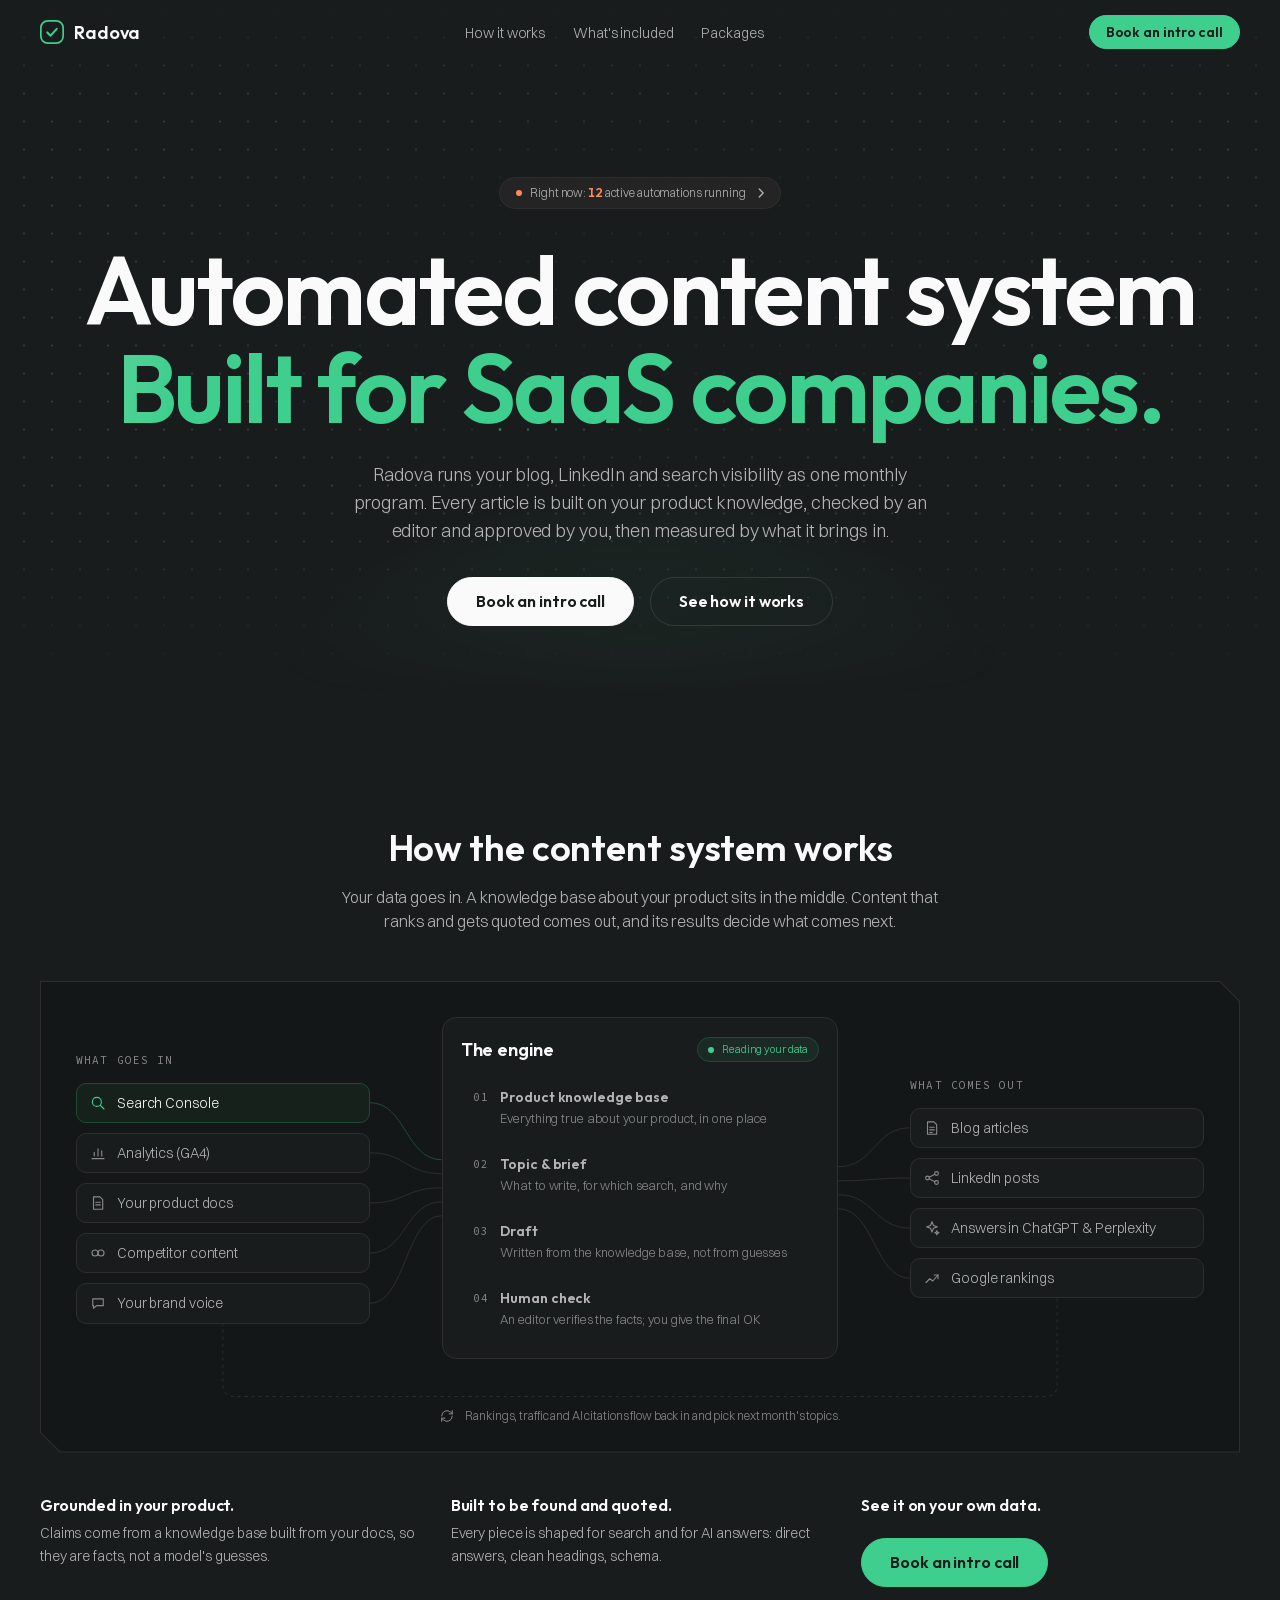
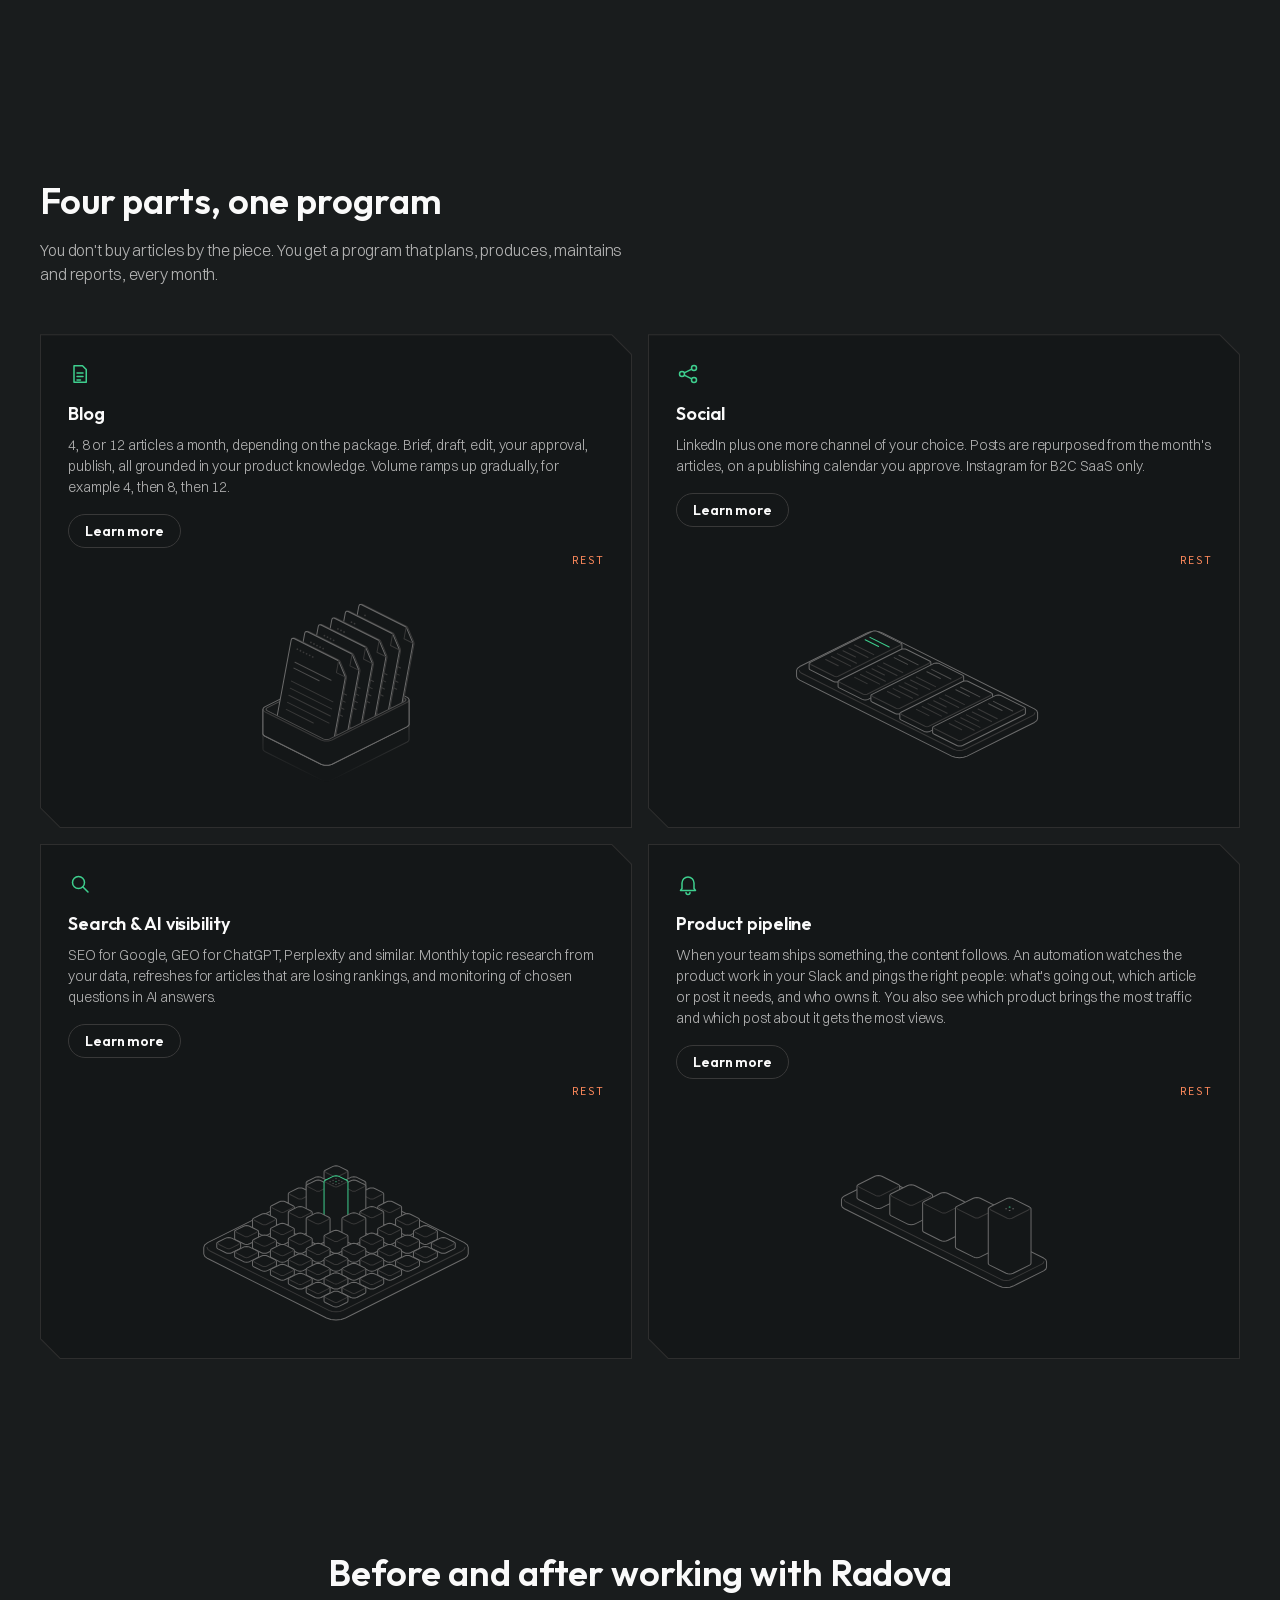
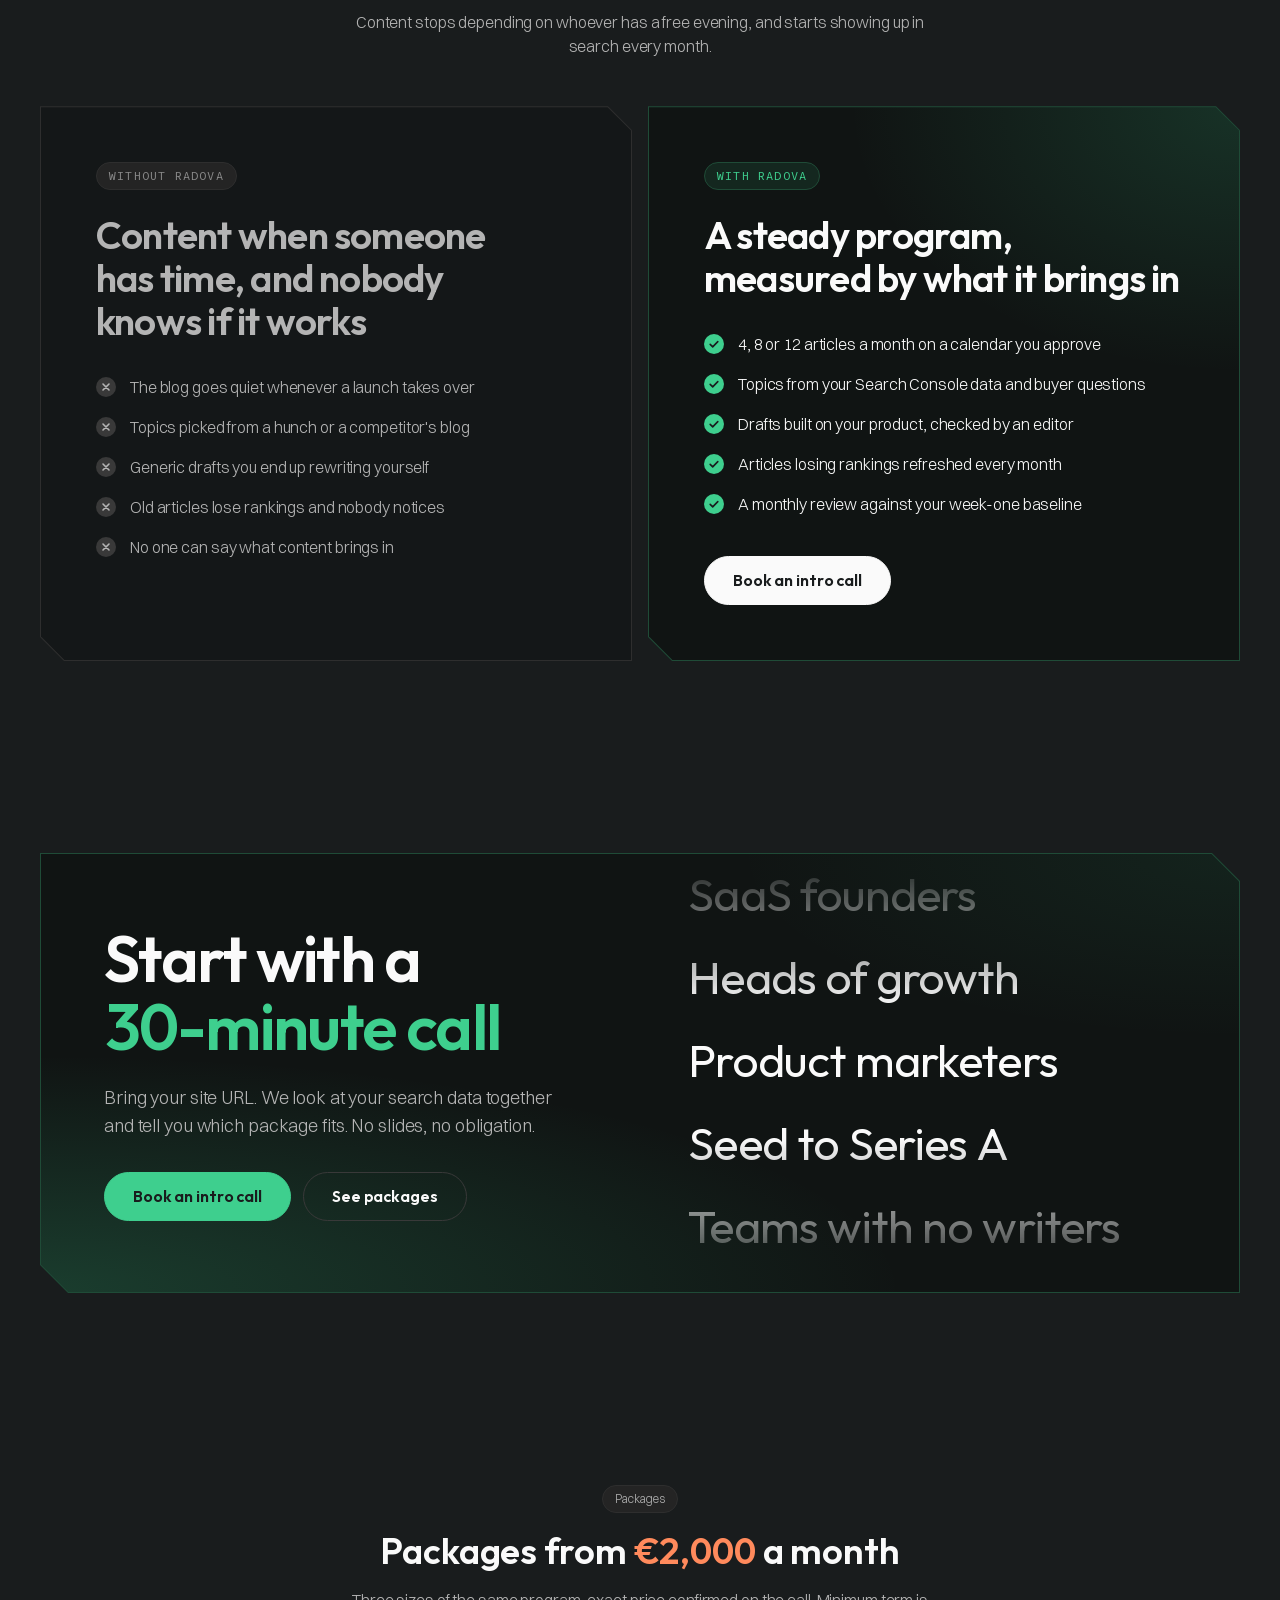
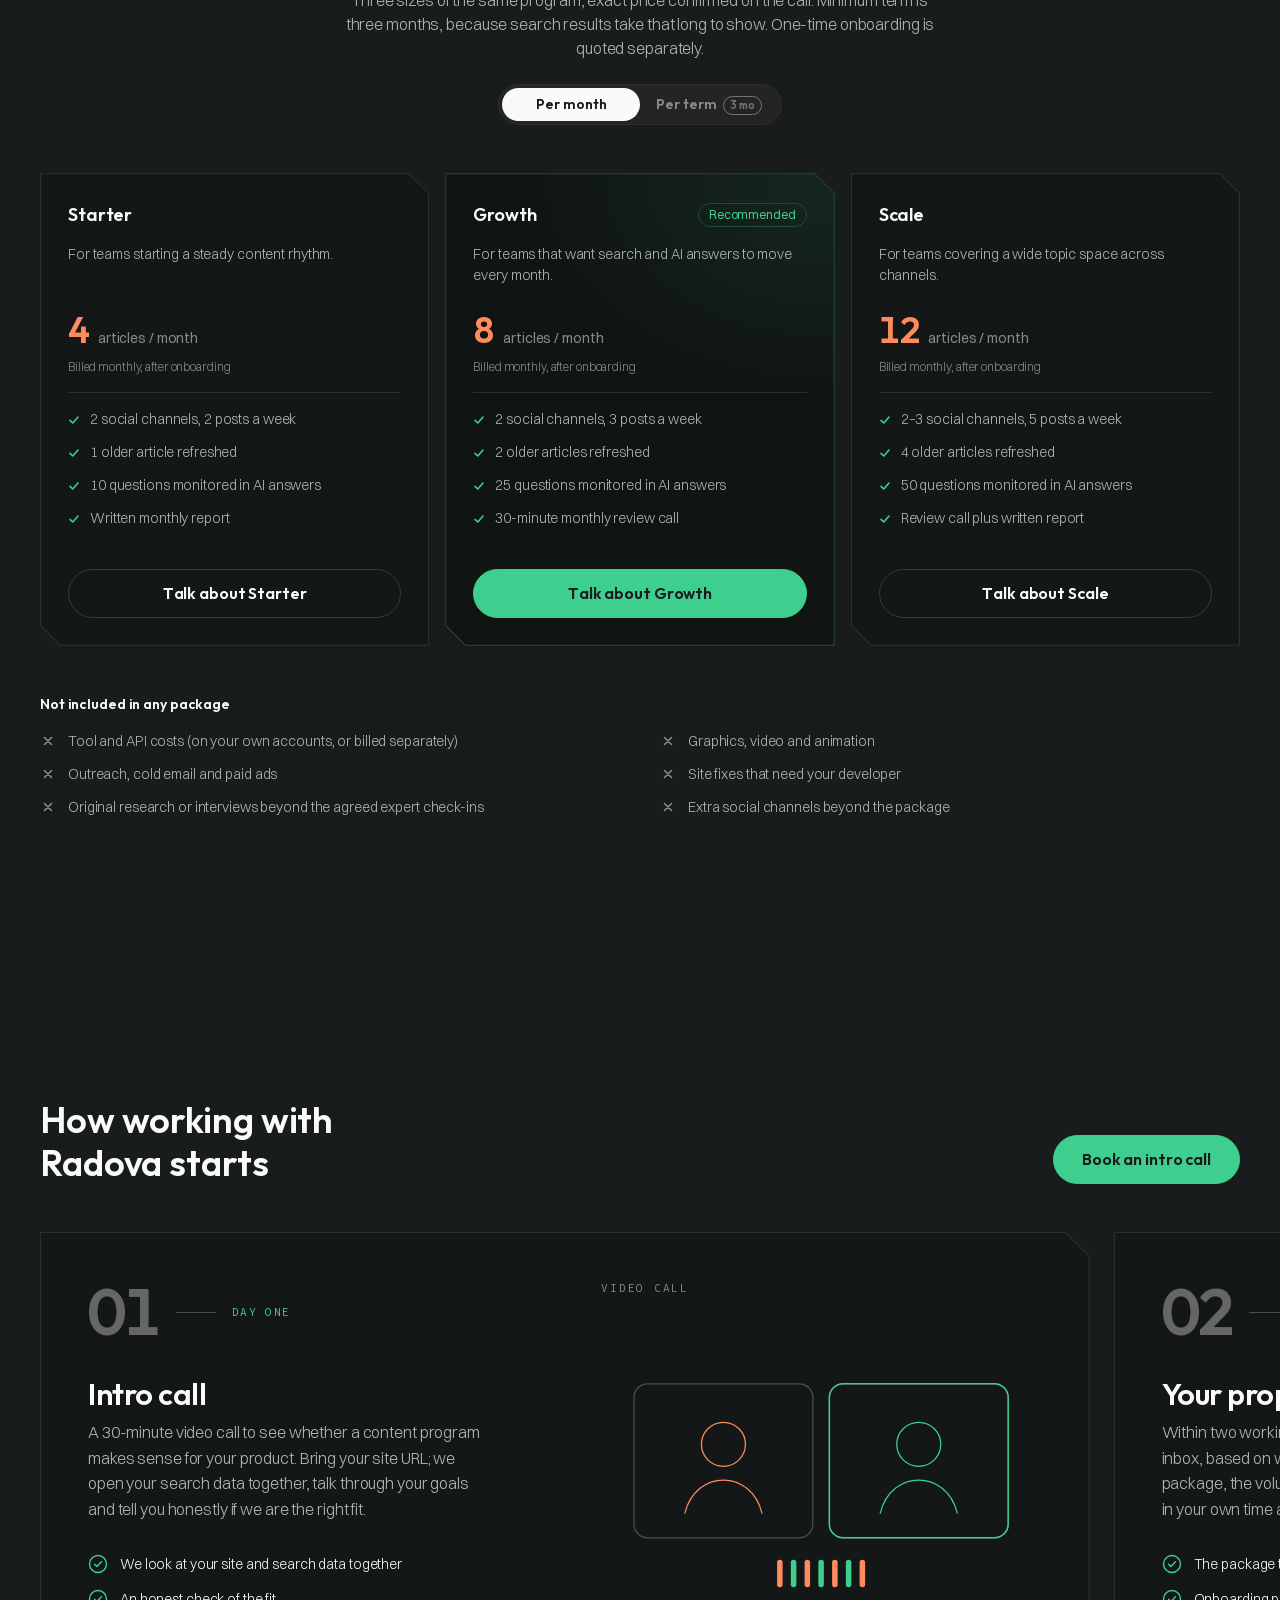
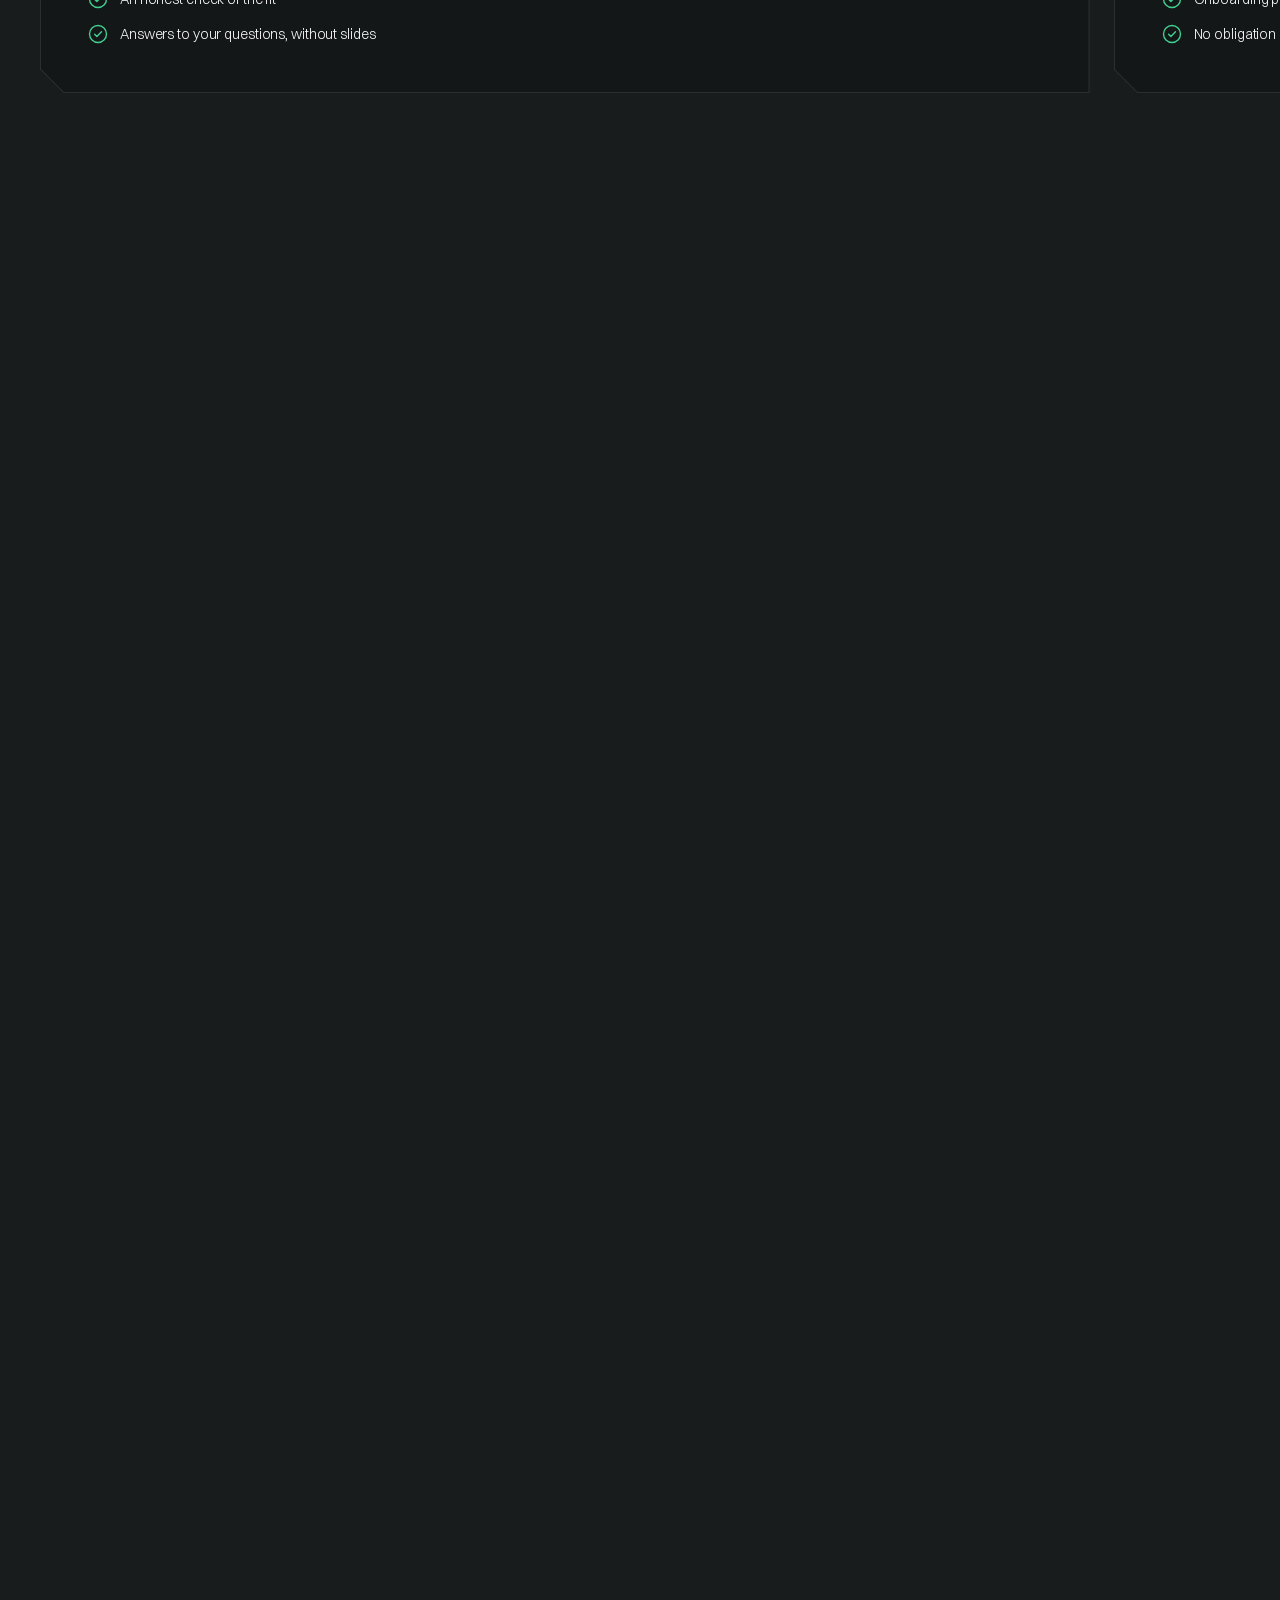
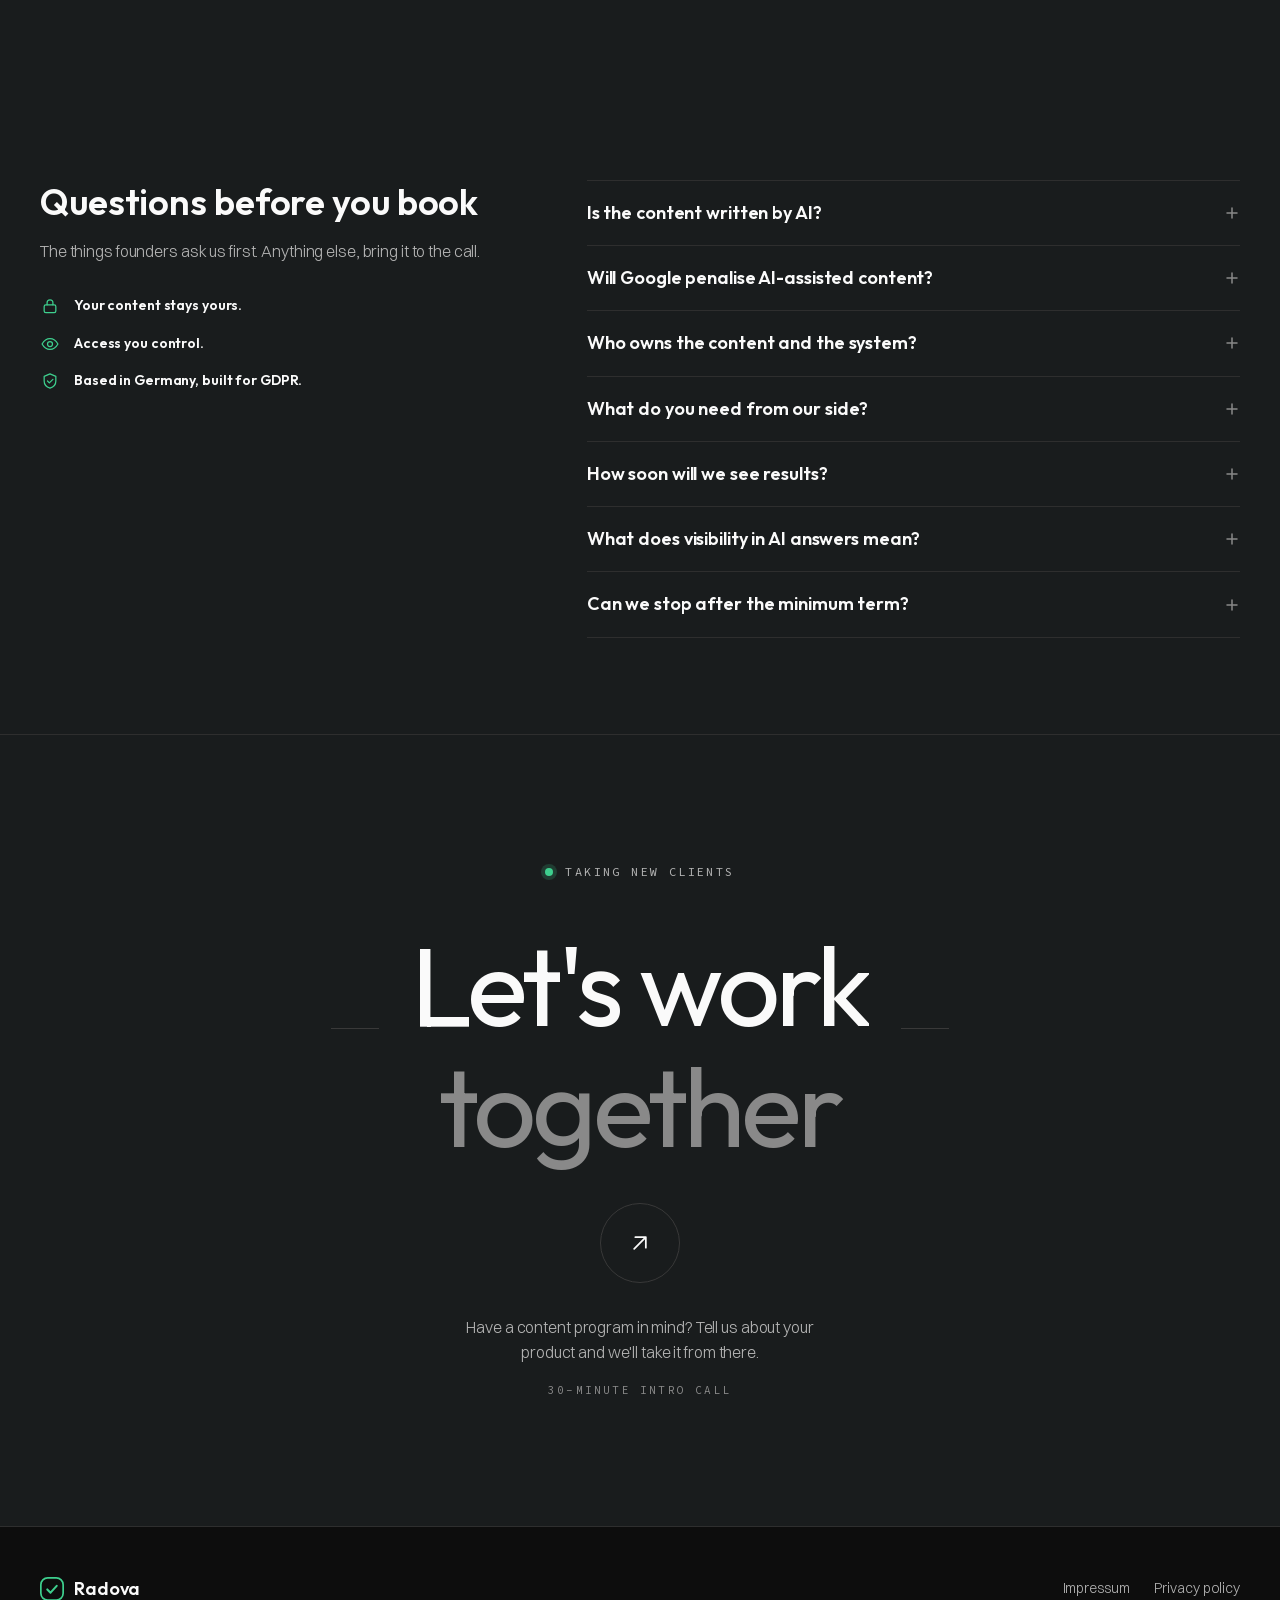
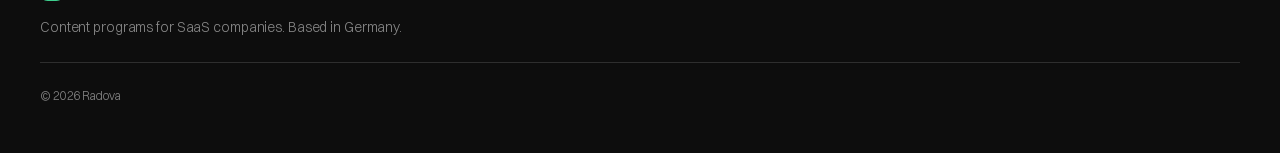
<file: index.html>
<!doctype html>
<html lang="en">
<head>
  <meta charset="utf-8">
  <meta name="viewport" content="width=device-width, initial-scale=1">
  <title>Content system for SaaS, signed off by people · Radova</title>
  <meta name="description" content="Radova runs a monthly content program for seed and Series A SaaS companies: blog, LinkedIn, SEO and AI-answer visibility. Built on your product knowledge, edited by people, never published without your approval.">
  <meta name="theme-color" content="#191C1D">
  <link rel="preload" href="assets/fonts/outfit-latin.woff2" as="font" type="font/woff2" crossorigin>
  <link rel="preload" href="assets/fonts/switzer-light.woff2" as="font" type="font/woff2" crossorigin>
  <link rel="stylesheet" href="assets/css/style.css">
  <script src="assets/js/main.js" defer></script>
  <script src="assets/js/pricing.js" defer></script>
  <script src="assets/js/letter-swap.js" defer></script>
  <script src="assets/js/process.js" defer></script>
  <script src="assets/js/hero-grid.js" defer></script>
  <script src="assets/js/system.js" defer></script>
  <script src="assets/js/hairline-kernel.js" defer></script>
  <script src="assets/js/figures-host.js" defer></script>
  <script type="module" src="assets/figures/drafts.js"></script>
  <script type="module" src="assets/figures/cut.js"></script>
  <script type="module" src="assets/figures/rank.js"></script>
  <script type="module" src="assets/figures/pipeline.js"></script>
  <script type="application/ld+json">
{
  "@context": "https://schema.org",
  "@type": "FAQPage",
  "mainEntity": [
    {
      "@type": "Question",
      "name": "Is the content written by AI?",
      "acceptedAnswer": {
        "@type": "Answer",
        "text": "The first draft is. It is written by our system from a knowledge base about your product, not from a model's general knowledge. Then an editor checks every claim against your product docs and fixes tone, structure and SEO, and you approve it. Nothing is published without a person signing it off."
      }
    },
    {
      "@type": "Question",
      "name": "Will Google penalise AI-assisted content?",
      "acceptedAnswer": {
        "@type": "Answer",
        "text": "Google ranks content on whether it is helpful, not on how it was produced. What gets demoted is thin, unchecked content published at volume. Every article here is grounded in your product, fact-checked by an editor and approved by you before it goes live."
      }
    },
    {
      "@type": "Question",
      "name": "Who owns the content and the system?",
      "acceptedAnswer": {
        "@type": "Answer",
        "text": "You do. The articles, the knowledge base about your product, your brand voice guide and the workflows built for you stay yours, including if you stop working with us."
      }
    },
    {
      "@type": "Question",
      "name": "What do you need from our side?",
      "acceptedAnswer": {
        "@type": "Answer",
        "text": "Access to Google Search Console, GA4, your CMS and the social accounts we post to. One person who approves content within the agreed window, for example two working days. And a product expert we can talk to for 15 minutes, twice a month."
      }
    },
    {
      "@type": "Question",
      "name": "How soon will we see results?",
      "acceptedAnswer": {
        "@type": "Answer",
        "text": "Onboarding takes about six weeks, so the first production articles go live in month two. Search results usually take around three months to show, which is why the minimum term is three months. Every monthly review compares results with the baseline audit from week one."
      }
    },
    {
      "@type": "Question",
      "name": "What does visibility in AI answers mean?",
      "acceptedAnswer": {
        "@type": "Answer",
        "text": "Tools like ChatGPT and Perplexity answer questions by quoting sources. We pick the questions your buyers ask, structure your content so it can be quoted (direct answers, clean headings, schema, data), and check every month whether you are cited for them."
      }
    },
    {
      "@type": "Question",
      "name": "Can we stop after the minimum term?",
      "acceptedAnswer": {
        "@type": "Answer",
        "text": "Yes. After the first three months the program runs month to month, and you can stop at the end of any month. You keep everything that was built."
      }
    }
  ]
}
  </script>
</head>
<body>
  <a class="skip" href="#main">Skip to content</a>

  <!-- partial: header -->
  <header class="site-header" data-header>
    <div class="wrap site-header__inner">
      <a class="brand" href="/" aria-label="Radova home">
        <svg class="brand__mark" viewBox="0 0 28 28" aria-hidden="true">
          <rect x="1" y="1" width="26" height="26" rx="8" fill="none" stroke="currentColor" stroke-width="2"/>
          <path d="M8.5 14.5l3.8 3.8 7.2-8" fill="none" stroke="currentColor" stroke-width="2.4" stroke-linecap="round" stroke-linejoin="round"/>
        </svg>
        <span class="brand__name">Radova</span>
      </a>
      <nav class="site-nav" aria-label="Main">
        <ul>
          <li><a href="#how">How it works</a></li>
          <li><a href="#modules">What's included</a></li>
          <li><a href="#packages">Packages</a></li>
        </ul>
      </nav>
      <div class="site-header__actions">
        <a class="site-header__link" href="#packages">Packages</a>
        <a class="btn btn--primary btn--sm" href="https://cal.com/radova/intro">Book an intro call</a>
      </div>
    </div>
  </header>

  <main id="main">

    <!-- partial: hero -->
    <section class="hero" aria-labelledby="hero-title">
      <div class="hero__stage">
      <div class="hero__bg" aria-hidden="true" data-hero-bg>
        <canvas class="hero__grid" data-hero-grid></canvas>
      </div>
      <div class="wrap hero__inner">
        <a class="announce" href="#how">
          <span class="announce__dot" aria-hidden="true"></span>
          <!-- TODO: replace 12 with the real number of active automations -->
          <span>Right now: <b class="announce__num">12</b> active automations running</span>
          <svg class="icon icon--sm" viewBox="0 0 16 16" aria-hidden="true"><path d="M6 3.5L10.5 8 6 12.5" fill="none" stroke="currentColor" stroke-width="1.5" stroke-linecap="round" stroke-linejoin="round"/></svg>
        </a>
        <h1 id="hero-title" class="hero__title">
          Automated content system
          <span class="accent">Built for SaaS companies.</span>
        </h1>
        <p class="hero__lede">Radova runs your blog, LinkedIn and search visibility as one monthly program. Every article is built on your product knowledge, checked by an editor and approved by you, then measured by what it brings in.</p>
        <div class="hero__actions">
          <a class="btn btn--light btn--lg" href="https://cal.com/radova/intro">Book an intro call</a>
          <a class="btn btn--ghost btn--lg" href="#how">See how it works</a>
        </div>
      </div>
      </div>

    </section>

    <!-- partial: how it works -->
    <section id="how" class="section how" aria-labelledby="how-title">
      <div class="wrap">
        <header class="section__head section__head--center">
          <h2 id="how-title" class="section__title">How the content system works</h2>
          <p class="section__lede">Your data goes in. A knowledge base about your product sits in the middle. Content that ranks and gets quoted comes out, and its results decide what comes next.</p>
        </header>

        <div class="sys" data-sys>
          <svg class="sys__wires" aria-hidden="true" data-sys-wires></svg>
          <div class="sys__col sys__col--in">
            <p class="sys__cap">What goes in</p>
            <ul class="sys__chips">
              <li class="sys__chip sys__chip--in" data-sys-in="0"><svg viewBox="0 0 24 24" aria-hidden="true"><circle cx="10.5" cy="10.5" r="6"/><path d="M15 15l5 5"/></svg><span>Search Console</span></li>
              <li class="sys__chip sys__chip--in" data-sys-in="1"><svg viewBox="0 0 24 24" aria-hidden="true"><path d="M4 19.5h16"/><path d="M7 16v-5M12 16V6.5M17 16v-7"/></svg><span>Analytics (GA4)</span></li>
              <li class="sys__chip sys__chip--in" data-sys-in="2"><svg viewBox="0 0 24 24" aria-hidden="true"><path d="M6 3.75h8.5L18.25 7.5v12.75H6z"/><path d="M9 11h6M9 14.5h6"/></svg><span>Your product docs</span></li>
              <li class="sys__chip sys__chip--in" data-sys-in="3"><svg viewBox="0 0 24 24" aria-hidden="true"><circle cx="8" cy="12" r="4"/><circle cx="16" cy="12" r="4"/></svg><span>Competitor content</span></li>
              <li class="sys__chip sys__chip--in" data-sys-in="4"><svg viewBox="0 0 24 24" aria-hidden="true"><path d="M5 6.5h14v9H10l-4 3.5v-3.5H5z"/></svg><span>Your brand voice</span></li>
            </ul>
          </div>

          <div class="sys__engine" data-sys-engine>
            <div class="sys__engine-head">
              <span class="sys__engine-name">The engine</span>
              <span class="sys__engine-state"><i></i><span data-sys-state>Reading your data</span></span>
            </div>
            <ol class="sys__stages">
                <li class="sys__stage" data-sys-stage="0"><span class="sys__stage-no">01</span><span class="sys__stage-body"><b>Product knowledge base</b><span>Everything true about your product, in one place</span></span></li>
                <li class="sys__stage" data-sys-stage="1"><span class="sys__stage-no">02</span><span class="sys__stage-body"><b>Topic &amp; brief</b><span>What to write, for which search, and why</span></span></li>
                <li class="sys__stage" data-sys-stage="2"><span class="sys__stage-no">03</span><span class="sys__stage-body"><b>Draft</b><span>Written from the knowledge base, not from guesses</span></span></li>
                <li class="sys__stage" data-sys-stage="3"><span class="sys__stage-no">04</span><span class="sys__stage-body"><b>Human check</b><span>An editor verifies the facts; you give the final OK</span></span></li>
            </ol>
          </div>

          <div class="sys__col sys__col--out">
            <p class="sys__cap">What comes out</p>
            <ul class="sys__chips">
              <li class="sys__chip sys__chip--out" data-sys-out="0"><svg viewBox="0 0 24 24" aria-hidden="true"><path d="M6 3.75h8.5L18.25 7.5v12.75H6z"/><path d="M9 11h6M9 14.5h6M9 18h3.5"/></svg><span>Blog articles</span></li>
              <li class="sys__chip sys__chip--out" data-sys-out="1"><svg viewBox="0 0 24 24" aria-hidden="true"><circle cx="6" cy="12" r="2.5"/><circle cx="18" cy="6" r="2.5"/><circle cx="18" cy="18" r="2.5"/><path d="M8.2 10.9l7.6-3.8M8.2 13.1l7.6 3.8"/></svg><span>LinkedIn posts</span></li>
              <li class="sys__chip sys__chip--out" data-sys-out="2"><svg viewBox="0 0 24 24" aria-hidden="true"><path d="M12 3.5l1.9 5.1 5.1 1.9-5.1 1.9L12 17.5l-1.9-5.1L5 10.5l5.1-1.9z"/><path d="M18.5 15.5l.8 2 2 .8-2 .8-.8 2-.8-2-2-.8 2-.8z"/></svg><span>Answers in ChatGPT &amp; Perplexity</span></li>
              <li class="sys__chip sys__chip--out" data-sys-out="3"><svg viewBox="0 0 24 24" aria-hidden="true"><path d="M4 18l5-5 4 3 7-8"/><path d="M15 8h5v5"/></svg><span>Google rankings</span></li>
            </ul>
          </div>

          <div class="sys__loop" data-sys-loop>
            <svg viewBox="0 0 24 24" aria-hidden="true"><path d="M4 12a8 8 0 0 1 13.7-5.6L20 8.7M20 4v4.7h-4.7M20 12a8 8 0 0 1-13.7 5.6L4 15.3M4 20v-4.7h4.7"/></svg>
            <span>Rankings, traffic and AI citations flow back in and pick next month's topics.</span>
          </div>
        </div>

        <ul class="sys__points">
          <li><b>Grounded in your product.</b> Claims come from a knowledge base built from your docs, so they are facts, not a model's guesses.</li>
          <li><b>Built to be found and quoted.</b> Every piece is shaped for search and for AI answers: direct answers, clean headings, schema.</li>
          <li class="sys__cta">
            <b>See it on your own data.</b>
            <a class="btn btn--primary btn--lg" href="https://cal.com/radova/intro">Book an intro call</a>
          </li>
        </ul>
      </div>
    </section>

    <!-- partial: modules -->
    <section id="modules" class="section" aria-labelledby="modules-title">
      <div class="wrap">
        <header class="section__head">
          <h2 id="modules-title" class="section__title">Four parts, one program</h2>
          <p class="section__lede">You don't buy articles by the piece. You get a program that plans, produces, maintains and reports, every month.</p>
        </header>

        <div class="features">
          <article class="card feature">
            <div class="feature__body">
              <svg class="feature__icon" viewBox="0 0 24 24" aria-hidden="true"><path d="M6 3.75h8.5L18.25 7.5v12.75H6z" fill="none" stroke="currentColor" stroke-width="1.5" stroke-linejoin="round"/><path d="M9 11h6M9 14.5h6M9 18h3.5" stroke="currentColor" stroke-width="1.5" stroke-linecap="round"/></svg>
              <h3 class="card__title">Blog</h3>
              <p class="card__text">4, 8 or 12 articles a month, depending on the package. Brief, draft, edit, your approval, publish, all grounded in your product knowledge. Volume ramps up gradually, for example 4, then 8, then 12.</p>
              <a class="btn btn--ghost btn--sm feature__more" href="/services/blog" aria-label="Learn more about Blog">Learn more</a>
            </div>
            <div class="feature__art">
              <div class="figure" data-figure="drafts" aria-label="Six article drafts in a tray; the one under the pointer stands up for review."></div>
              <span class="feature__read" data-figure-read="drafts" aria-hidden="true">rest</span>
            </div>
          </article>

          <article class="card feature">
            <div class="feature__body">
              <svg class="feature__icon" viewBox="0 0 24 24" aria-hidden="true"><circle cx="6" cy="12" r="2.5" fill="none" stroke="currentColor" stroke-width="1.5"/><circle cx="18" cy="6" r="2.5" fill="none" stroke="currentColor" stroke-width="1.5"/><circle cx="18" cy="18" r="2.5" fill="none" stroke="currentColor" stroke-width="1.5"/><path d="M8.2 10.9l7.6-3.8M8.2 13.1l7.6 3.8" stroke="currentColor" stroke-width="1.5"/></svg>
              <h3 class="card__title">Social</h3>
              <p class="card__text">LinkedIn plus one more channel of your choice. Posts are repurposed from the month's articles, on a publishing calendar you approve. Instagram for B2C SaaS only.</p>
              <a class="btn btn--ghost btn--sm feature__more" href="/services/social" aria-label="Learn more about Social">Learn more</a>
            </div>
            <div class="feature__art">
              <div class="figure" data-figure="cut" aria-label="One article cut into five posts; the post under the pointer lifts."></div>
              <span class="feature__read" data-figure-read="cut" aria-hidden="true">rest</span>
            </div>
          </article>

          <article class="card feature">
            <div class="feature__body">
              <svg class="feature__icon" viewBox="0 0 24 24" aria-hidden="true"><circle cx="10.5" cy="10.5" r="6" fill="none" stroke="currentColor" stroke-width="1.5"/><path d="M15 15l5 5" stroke="currentColor" stroke-width="1.5" stroke-linecap="round"/></svg>
              <h3 class="card__title">Search &amp; AI visibility</h3>
              <p class="card__text">SEO for Google, GEO for ChatGPT, Perplexity and similar. Monthly topic research from your data, refreshes for articles that are losing rankings, and monitoring of chosen questions in AI answers.</p>
              <a class="btn btn--ghost btn--sm feature__more" href="/services/search-ai-visibility" aria-label="Learn more about Search and AI visibility">Learn more</a>
            </div>
            <div class="feature__art">
              <div class="figure" data-figure="rank" aria-label="A field of topics; the ones near the pointer rise in rank."></div>
              <span class="feature__read" data-figure-read="rank" aria-hidden="true">rest</span>
            </div>
          </article>

          <article class="card feature">
            <div class="feature__body">
              <svg class="feature__icon" viewBox="0 0 24 24" aria-hidden="true"><path d="M6 16.5V11a6 6 0 0 1 12 0v5.5l1.5 2h-15z" fill="none" stroke="currentColor" stroke-width="1.5" stroke-linejoin="round"/><path d="M10 20.5a2 2 0 0 0 4 0" fill="none" stroke="currentColor" stroke-width="1.5" stroke-linecap="round"/></svg>
              <h3 class="card__title">Product pipeline</h3>
              <p class="card__text">When your team ships something, the content follows. An automation watches the product work in your Slack and pings the right people: what's going out, which article or post it needs, and who owns it. You also see which product brings the most traffic and which post about it gets the most views.</p>
              <a class="btn btn--ghost btn--sm feature__more" href="/services/product-pipeline" aria-label="Learn more about Product pipeline">Learn more</a>
            </div>
            <div class="feature__art">
              <div class="figure" data-figure="pipeline" aria-label="Five steps from a product release to views; the step under the pointer lifts."></div>
              <span class="feature__read" data-figure-read="pipeline" aria-hidden="true">rest</span>
            </div>
          </article>

        </div>
      </div>
    </section>

    <!-- partial: before / after -->
    <section id="compare" class="section ba" aria-labelledby="ba-title">
      <div class="wrap">
        <header class="section__head section__head--center">
          <h2 id="ba-title" class="section__title">Before and after working with Radova</h2>
          <p class="section__lede">Content stops depending on whoever has a free evening, and starts showing up in search every month.</p>
        </header>
        <div class="ba__grid">
          <article class="ba__card ba__card--without">
            <span class="ba__tag">Without Radova</span>
            <h3 class="ba__title">Content when someone has time, and nobody knows if it works</h3>
            <ul class="ba__list">
              <li><svg viewBox="0 0 20 20" aria-hidden="true"><circle cx="10" cy="10" r="10"/><path d="M7 7l6 6M13 7l-6 6" fill="none" stroke-width="1.6" stroke-linecap="round"/></svg><span>The blog goes quiet whenever a launch takes over</span></li>
              <li><svg viewBox="0 0 20 20" aria-hidden="true"><circle cx="10" cy="10" r="10"/><path d="M7 7l6 6M13 7l-6 6" fill="none" stroke-width="1.6" stroke-linecap="round"/></svg><span>Topics picked from a hunch or a competitor's blog</span></li>
              <li><svg viewBox="0 0 20 20" aria-hidden="true"><circle cx="10" cy="10" r="10"/><path d="M7 7l6 6M13 7l-6 6" fill="none" stroke-width="1.6" stroke-linecap="round"/></svg><span>Generic drafts you end up rewriting yourself</span></li>
              <li><svg viewBox="0 0 20 20" aria-hidden="true"><circle cx="10" cy="10" r="10"/><path d="M7 7l6 6M13 7l-6 6" fill="none" stroke-width="1.6" stroke-linecap="round"/></svg><span>Old articles lose rankings and nobody notices</span></li>
              <li><svg viewBox="0 0 20 20" aria-hidden="true"><circle cx="10" cy="10" r="10"/><path d="M7 7l6 6M13 7l-6 6" fill="none" stroke-width="1.6" stroke-linecap="round"/></svg><span>No one can say what content brings in</span></li>
            </ul>
          </article>
          <article class="ba__card ba__card--with">
            <span class="ba__tag">With Radova</span>
            <h3 class="ba__title">A steady program, measured by what it brings in</h3>
            <ul class="ba__list">
              <li><svg viewBox="0 0 20 20" aria-hidden="true"><circle cx="10" cy="10" r="10"/><path d="M6.2 10.4l2.5 2.5 5.1-5.3" fill="none" stroke-width="1.6" stroke-linecap="round" stroke-linejoin="round"/></svg><span>4, 8 or 12 articles a month on a calendar you approve</span></li>
              <li><svg viewBox="0 0 20 20" aria-hidden="true"><circle cx="10" cy="10" r="10"/><path d="M6.2 10.4l2.5 2.5 5.1-5.3" fill="none" stroke-width="1.6" stroke-linecap="round" stroke-linejoin="round"/></svg><span>Topics from your Search Console data and buyer questions</span></li>
              <li><svg viewBox="0 0 20 20" aria-hidden="true"><circle cx="10" cy="10" r="10"/><path d="M6.2 10.4l2.5 2.5 5.1-5.3" fill="none" stroke-width="1.6" stroke-linecap="round" stroke-linejoin="round"/></svg><span>Drafts built on your product, checked by an editor</span></li>
              <li><svg viewBox="0 0 20 20" aria-hidden="true"><circle cx="10" cy="10" r="10"/><path d="M6.2 10.4l2.5 2.5 5.1-5.3" fill="none" stroke-width="1.6" stroke-linecap="round" stroke-linejoin="round"/></svg><span>Articles losing rankings refreshed every month</span></li>
              <li><svg viewBox="0 0 20 20" aria-hidden="true"><circle cx="10" cy="10" r="10"/><path d="M6.2 10.4l2.5 2.5 5.1-5.3" fill="none" stroke-width="1.6" stroke-linecap="round" stroke-linejoin="round"/></svg><span>A monthly review against your week-one baseline</span></li>
            </ul>
            <a class="btn btn--light btn--lg ba__cta" href="https://cal.com/radova/intro">Book an intro call</a>
          </article>
        </div>
      </div>
    </section>

    <!-- partial: mid cta -->
    <section class="section cta-mid" aria-labelledby="cta-mid-title">
      <div class="wrap">
        <div class="cta-box">
          <div class="cta-box__copy">
            <h2 id="cta-mid-title" class="cta-box__title">Start with a <span class="accent">30-minute call</span></h2>
            <p class="cta-box__lede">Bring your site URL. We look at your search data together and tell you which package fits. No slides, no obligation.</p>
            <div class="cta-box__actions">
              <a class="btn btn--primary btn--lg" href="#contact">Book an intro call</a>
              <a class="btn btn--ghost btn--lg" href="#packages">See packages</a>
            </div>
          </div>
          <div class="cta-box__roll">
            <p class="sr-only">Built for:</p>
            <div class="cta-roll">
              <ul class="cta-roll__track">
                <li>SaaS founders</li>
                <li>Heads of growth</li>
                <li>Product marketers</li>
                <li>Seed to Series A</li>
                <li>Teams with no writers</li>
                <li>Lean marketing teams</li>
                <li aria-hidden="true">SaaS founders</li>
                <li aria-hidden="true">Heads of growth</li>
                <li aria-hidden="true">Product marketers</li>
                <li aria-hidden="true">Seed to Series A</li>
                <li aria-hidden="true">Teams with no writers</li>
                <li aria-hidden="true">Lean marketing teams</li>
              </ul>
            </div>
          </div>
        </div>
      </div>
    </section>

    <!-- partial: packages -->
    <section id="packages" class="section" aria-labelledby="packages-title">
      <div class="wrap">
        <div class="ip-root" data-ip>
          <div>
            <div class="ip-reveal" data-ip-reveal>
              <header class="section__head section__head--center ip-head">
                <span class="tag">Packages</span>
                <h2 id="packages-title" class="section__title">Packages from <span class="ip-from">€2,000</span> a month</h2>
                <p class="section__lede">Three sizes of the same program, exact price confirmed on the call. Minimum term is three months, because search results take that long to show. One-time onboarding is quoted separately.</p>
                <div class="ip-toggle" role="group" aria-label="Show volume per">
                  <span class="ip-toggle-pill" aria-hidden="true"></span>
                  <button type="button" aria-pressed="true" data-ip-period="month">Per month</button>
                  <button type="button" aria-pressed="false" data-ip-period="term">Per term<span class="ip-save">3 mo</span></button>
                </div>
              </header>
              <div class="ip-plans">
            <div class="ip-frame">
              <article class="card ip-plan">
                <h3 class="ip-plan-name">Starter</h3>
                <p class="ip-plan-desc">For teams starting a steady content rhythm.</p>
                <p class="ip-price"><span data-ip-count="4">4</span><span class="ip-per" data-ip-per>articles / month</span></p>
                <p class="ip-saving" data-ip-note>Billed monthly, after onboarding</p>
                <ul class="ip-feats">
                  <li><svg width="12" height="12" viewBox="0 0 12 12" aria-hidden="true"><path d="M2 6.4 4.8 9 10 3" fill="none" stroke="currentColor" stroke-width="1.6" stroke-linecap="round" stroke-linejoin="round"/></svg>2 social channels, 2 posts a week</li>
                  <li><svg width="12" height="12" viewBox="0 0 12 12" aria-hidden="true"><path d="M2 6.4 4.8 9 10 3" fill="none" stroke="currentColor" stroke-width="1.6" stroke-linecap="round" stroke-linejoin="round"/></svg>1 older article refreshed</li>
                  <li><svg width="12" height="12" viewBox="0 0 12 12" aria-hidden="true"><path d="M2 6.4 4.8 9 10 3" fill="none" stroke="currentColor" stroke-width="1.6" stroke-linecap="round" stroke-linejoin="round"/></svg>10 questions monitored in AI answers</li>
                  <li><svg width="12" height="12" viewBox="0 0 12 12" aria-hidden="true"><path d="M2 6.4 4.8 9 10 3" fill="none" stroke="currentColor" stroke-width="1.6" stroke-linecap="round" stroke-linejoin="round"/></svg>Written monthly report</li>
                </ul>
                <a class="btn btn--ghost btn--lg ip-btn" href="#contact">Talk about Starter</a>
              </article>
            </div>
            <div class="ip-frame">
              <article class="card ip-plan ip-plan-hot">
                <h3 class="ip-plan-name">Growth<span class="ip-badge">Recommended</span></h3>
                <p class="ip-plan-desc">For teams that want search and AI answers to move every month.</p>
                <p class="ip-price"><span data-ip-count="8">8</span><span class="ip-per" data-ip-per>articles / month</span></p>
                <p class="ip-saving" data-ip-note>Billed monthly, after onboarding</p>
                <ul class="ip-feats">
                  <li><svg width="12" height="12" viewBox="0 0 12 12" aria-hidden="true"><path d="M2 6.4 4.8 9 10 3" fill="none" stroke="currentColor" stroke-width="1.6" stroke-linecap="round" stroke-linejoin="round"/></svg>2 social channels, 3 posts a week</li>
                  <li><svg width="12" height="12" viewBox="0 0 12 12" aria-hidden="true"><path d="M2 6.4 4.8 9 10 3" fill="none" stroke="currentColor" stroke-width="1.6" stroke-linecap="round" stroke-linejoin="round"/></svg>2 older articles refreshed</li>
                  <li><svg width="12" height="12" viewBox="0 0 12 12" aria-hidden="true"><path d="M2 6.4 4.8 9 10 3" fill="none" stroke="currentColor" stroke-width="1.6" stroke-linecap="round" stroke-linejoin="round"/></svg>25 questions monitored in AI answers</li>
                  <li><svg width="12" height="12" viewBox="0 0 12 12" aria-hidden="true"><path d="M2 6.4 4.8 9 10 3" fill="none" stroke="currentColor" stroke-width="1.6" stroke-linecap="round" stroke-linejoin="round"/></svg>30-minute monthly review call</li>
                </ul>
                <a class="btn btn--primary btn--lg ip-btn" href="#contact">Talk about Growth</a>
              </article>
            </div>
            <div class="ip-frame">
              <article class="card ip-plan">
                <h3 class="ip-plan-name">Scale</h3>
                <p class="ip-plan-desc">For teams covering a wide topic space across channels.</p>
                <p class="ip-price"><span data-ip-count="12">12</span><span class="ip-per" data-ip-per>articles / month</span></p>
                <p class="ip-saving" data-ip-note>Billed monthly, after onboarding</p>
                <ul class="ip-feats">
                  <li><svg width="12" height="12" viewBox="0 0 12 12" aria-hidden="true"><path d="M2 6.4 4.8 9 10 3" fill="none" stroke="currentColor" stroke-width="1.6" stroke-linecap="round" stroke-linejoin="round"/></svg>2–3 social channels, 5 posts a week</li>
                  <li><svg width="12" height="12" viewBox="0 0 12 12" aria-hidden="true"><path d="M2 6.4 4.8 9 10 3" fill="none" stroke="currentColor" stroke-width="1.6" stroke-linecap="round" stroke-linejoin="round"/></svg>4 older articles refreshed</li>
                  <li><svg width="12" height="12" viewBox="0 0 12 12" aria-hidden="true"><path d="M2 6.4 4.8 9 10 3" fill="none" stroke="currentColor" stroke-width="1.6" stroke-linecap="round" stroke-linejoin="round"/></svg>50 questions monitored in AI answers</li>
                  <li><svg width="12" height="12" viewBox="0 0 12 12" aria-hidden="true"><path d="M2 6.4 4.8 9 10 3" fill="none" stroke="currentColor" stroke-width="1.6" stroke-linecap="round" stroke-linejoin="round"/></svg>Review call plus written report</li>
                </ul>
                <a class="btn btn--ghost btn--lg ip-btn" href="#contact">Talk about Scale</a>
              </article>
            </div>
              </div>
            </div>
          </div>
        </div>

        <div class="scope">
          <h3 class="scope__title">Not included in any package</h3>
          <ul class="crosses">
            <li>Tool and API costs (on your own accounts, or billed separately)</li>
            <li>Graphics, video and animation</li>
            <li>Outreach, cold email and paid ads</li>
            <li>Site fixes that need your developer</li>
            <li>Original research or interviews beyond the agreed expert check-ins</li>
            <li>Extra social channels beyond the package</li>
          </ul>
        </div>
      </div>
    </section>

    <!-- partial: process -->
    <section id="process" class="process" aria-labelledby="process-title" data-process>
      <div class="process__pin">
        <div class="wrap process__head">
          <h2 id="process-title" class="section__title">How working with Radova starts</h2>
          <a class="btn btn--primary btn--lg" href="#contact">Book an intro call</a>
        </div>
        <div class="process__viewport">
          <ol class="process__track" data-process-track>
            <li class="process__step">
              <div class="process__body">
                <p class="process__no"><span class="process__num">01</span><span class="process__rule" aria-hidden="true"></span><span class="process__when">Day one</span></p>
                <h3 class="process__title">Intro call</h3>
                <p class="process__text">A 30-minute video call to see whether a content program makes sense for your product. Bring your site URL; we open your search data together, talk through your goals and tell you honestly if we are the right fit.</p>
                <ul class="process__list">
                  <li><svg viewBox="0 0 20 20" aria-hidden="true"><circle cx="10" cy="10" r="8.5"/><path d="M6.6 10.3l2.3 2.3 4.6-4.9"/></svg><span>We look at your site and search data together</span></li>
                  <li><svg viewBox="0 0 20 20" aria-hidden="true"><circle cx="10" cy="10" r="8.5"/><path d="M6.6 10.3l2.3 2.3 4.6-4.9"/></svg><span>An honest check of the fit</span></li>
                  <li><svg viewBox="0 0 20 20" aria-hidden="true"><circle cx="10" cy="10" r="8.5"/><path d="M6.6 10.3l2.3 2.3 4.6-4.9"/></svg><span>Answers to your questions, without slides</span></li>
                </ul>
              </div>
              <div class="process__art process__art--call" aria-hidden="true">
                <span class="process__art-label">Video call</span>
                <svg viewBox="0 0 320 180">
                  <rect class="pa-frame" x="24" y="18" width="130" height="112" rx="10"/>
                  <rect class="pa-frame" x="166" y="18" width="130" height="112" rx="10"/>
                  <circle class="pa-head" cx="89" cy="62" r="16"/><path class="pa-body" d="M61 112c4-16 16-24 28-24s24 8 28 24"/>
                  <circle class="pa-head pa-head--you" cx="231" cy="62" r="16"/><path class="pa-body pa-body--you" d="M203 112c4-16 16-24 28-24s24 8 28 24"/>
                  <rect class="pa-talk" x="166" y="18" width="130" height="112" rx="10"/>
                  <g class="pa-wave">
                    <rect x="128" y="146" width="4" height="20" rx="2"/><rect x="138" y="146" width="4" height="20" rx="2"/><rect x="148" y="146" width="4" height="20" rx="2"/>
                    <rect x="158" y="146" width="4" height="20" rx="2"/><rect x="168" y="146" width="4" height="20" rx="2"/><rect x="178" y="146" width="4" height="20" rx="2"/><rect x="188" y="146" width="4" height="20" rx="2"/>
                  </g>
                </svg>
              </div>
            </li>

            <li class="process__step">
              <div class="process__body">
                <p class="process__no"><span class="process__num">02</span><span class="process__rule" aria-hidden="true"></span><span class="process__when">Within 2 working days</span></p>
                <h3 class="process__title">Your proposal</h3>
                <p class="process__text">Within two working days a written proposal lands in your inbox, based on what we saw on the call. It spells out the package, the volumes and the costs, so you can decide in your own time and share it with your team.</p>
                <ul class="process__list">
                  <li><svg viewBox="0 0 20 20" aria-hidden="true"><circle cx="10" cy="10" r="8.5"/><path d="M6.6 10.3l2.3 2.3 4.6-4.9"/></svg><span>The package that fits your goals</span></li>
                  <li><svg viewBox="0 0 20 20" aria-hidden="true"><circle cx="10" cy="10" r="8.5"/><path d="M6.6 10.3l2.3 2.3 4.6-4.9"/></svg><span>Onboarding price and a start date</span></li>
                  <li><svg viewBox="0 0 20 20" aria-hidden="true"><circle cx="10" cy="10" r="8.5"/><path d="M6.6 10.3l2.3 2.3 4.6-4.9"/></svg><span>No obligation after the call</span></li>
                </ul>
              </div>
              <div class="process__art process__art--draft" aria-hidden="true">
                <span class="process__art-label">Proposal</span>
                <svg viewBox="0 0 320 180">
                  <rect class="pa-frame" x="84" y="14" width="152" height="152" rx="10"/>
                  <path class="pa-text" d="M104 40h100"/>
                  <path class="pa-text" d="M104 58h112"/>
                  <path class="pa-text" d="M104 76h88"/>
                  <path class="pa-text" d="M104 94h106"/>
                  <path class="pa-text" d="M104 112h70"/>
                  <g class="pa-stamp">
                    <circle cx="226" cy="138" r="22"/>
                    <path d="M216 138l7 7 13-14"/>
                  </g>
                </svg>
              </div>
            </li>

            <li class="process__step">
              <div class="process__body">
                <p class="process__no"><span class="process__num">03</span><span class="process__rule" aria-hidden="true"></span><span class="process__when">Weeks 1–6</span></p>
                <h3 class="process__title">Onboarding</h3>
                <p class="process__text">Six weeks to set up everything each article will be built on. We collect access, measure where you stand today and turn your product knowledge into a base that keeps every draft accurate and on-brand.</p>
                <ul class="process__list">
                  <li><svg viewBox="0 0 20 20" aria-hidden="true"><circle cx="10" cy="10" r="8.5"/><path d="M6.6 10.3l2.3 2.3 4.6-4.9"/></svg><span>Access to Search Console, GA4 and your CMS</span></li>
                  <li><svg viewBox="0 0 20 20" aria-hidden="true"><circle cx="10" cy="10" r="8.5"/><path d="M6.6 10.3l2.3 2.3 4.6-4.9"/></svg><span>A baseline audit of your current content</span></li>
                  <li><svg viewBox="0 0 20 20" aria-hidden="true"><circle cx="10" cy="10" r="8.5"/><path d="M6.6 10.3l2.3 2.3 4.6-4.9"/></svg><span>A knowledge base from your docs and brand voice</span></li>
                </ul>
              </div>
              <div class="process__art process__art--kb" aria-hidden="true">
                <span class="process__art-label">Knowledge base</span>
                <svg viewBox="0 0 320 180">
                  <g class="pa-doc"><rect x="28" y="22" width="64" height="40" rx="6"/><path d="M40 36h40M40 46h28"/></g>
                  <g class="pa-doc"><rect x="28" y="70" width="64" height="40" rx="6"/><path d="M40 84h40M40 94h22"/></g>
                  <g class="pa-doc"><rect x="28" y="118" width="64" height="40" rx="6"/><path d="M40 132h40M40 142h32"/></g>
                  <path class="pa-wire" d="M92 42C150 42 150 90 200 90"/>
                  <path class="pa-wire" d="M92 90H200"/>
                  <path class="pa-wire" d="M92 138C150 138 150 90 200 90"/>
                  <circle class="pa-ring" cx="236" cy="90" r="36"/>
                  <rect class="pa-hub" x="208" y="62" width="56" height="56" rx="14"/>
                  <path class="pa-hub-mark" d="M224 91l8 8 16-17"/>
                </svg>
              </div>
            </li>

            <li class="process__step">
              <div class="process__body">
                <p class="process__no"><span class="process__num">04</span><span class="process__rule" aria-hidden="true"></span><span class="process__when">From month two</span></p>
                <h3 class="process__title">Your monthly program</h3>
                <p class="process__text">From month two the program runs on the same steady cycle: plan, write, edit, approve, publish and measure. You approve the calendar and every piece, and each month we review the results against your starting point.</p>
                <ul class="process__list">
                  <li><svg viewBox="0 0 20 20" aria-hidden="true"><circle cx="10" cy="10" r="8.5"/><path d="M6.6 10.3l2.3 2.3 4.6-4.9"/></svg><span>A content calendar you approve</span></li>
                  <li><svg viewBox="0 0 20 20" aria-hidden="true"><circle cx="10" cy="10" r="8.5"/><path d="M6.6 10.3l2.3 2.3 4.6-4.9"/></svg><span>Every piece checked by an editor</span></li>
                  <li><svg viewBox="0 0 20 20" aria-hidden="true"><circle cx="10" cy="10" r="8.5"/><path d="M6.6 10.3l2.3 2.3 4.6-4.9"/></svg><span>A monthly review against your week-one baseline</span></li>
                </ul>
              </div>
              <div class="process__art process__art--measure" aria-hidden="true">
                <span class="process__art-label">Monthly results</span>
                <svg viewBox="0 0 320 180">
                  <path class="pa-axis" d="M40 20v136h244"/>
                  <path class="pa-grid" d="M40 120h244M40 84h244M40 48h244"/>
                  <path class="pa-chart" pathLength="1" d="M48 142L88 130L128 136L168 104L208 92L248 58L276 40"/>
                  <circle class="pa-dot" cx="276" cy="40" r="5"/>
                  <g class="pa-refresh"><path d="M226 140a14 14 0 1 1 4-10"/><path d="M231 122v9h-9"/></g>
                </svg>
              </div>
            </li>
          </ol>
        </div>
      </div>
    </section>

    <!-- partial: faq -->
    <section id="faq" class="section" aria-labelledby="faq-title">
      <div class="wrap faq">
        <div class="faq__side">
          <h2 id="faq-title" class="section__title">Questions before you book</h2>
          <p class="section__lede">The things founders ask us first. Anything else, bring it to the call.</p>
          <ul class="trust">
            <li>
              <svg viewBox="0 0 24 24" aria-hidden="true"><rect x="5" y="10.5" width="14" height="9.5" rx="2"/><path d="M8.5 10.5V8a3.5 3.5 0 0 1 7 0v2.5"/></svg>
              <span><b>Your content stays yours.</b></span>
            </li>
            <li>
              <svg viewBox="0 0 24 24" aria-hidden="true"><circle cx="12" cy="12" r="3"/><path d="M2.5 12S6 5.5 12 5.5 21.5 12 21.5 12 18 18.5 12 18.5 2.5 12 2.5 12z"/></svg>
              <span><b>Access you control.</b></span>
            </li>
            <li>
              <svg viewBox="0 0 24 24" aria-hidden="true"><path d="M12 3.5l7 3v5.5c0 4.2-3 7.4-7 8.5-4-1.1-7-4.3-7-8.5V6.5z"/><path d="M9 12l2.2 2.2L15.5 10"/></svg>
              <span><b>Based in Germany, built for GDPR.</b></span>
            </li>
          </ul>
        </div>
        <div class="faq__list">
            <details class="faq__item">
              <summary><span>Is the content written by AI?</span><svg class="faq__icon" viewBox="0 0 16 16" aria-hidden="true"><path d="M8 3v10M3 8h10" fill="none" stroke="currentColor" stroke-width="1.5" stroke-linecap="round"/></svg></summary>
              <p>The first draft is. It is written by our system from a knowledge base about your product, not from a model&#x27;s general knowledge. Then an editor checks every claim against your product docs and fixes tone, structure and SEO, and you approve it. Nothing is published without a person signing it off.</p>
            </details>
            <details class="faq__item">
              <summary><span>Will Google penalise AI-assisted content?</span><svg class="faq__icon" viewBox="0 0 16 16" aria-hidden="true"><path d="M8 3v10M3 8h10" fill="none" stroke="currentColor" stroke-width="1.5" stroke-linecap="round"/></svg></summary>
              <p>Google ranks content on whether it is helpful, not on how it was produced. What gets demoted is thin, unchecked content published at volume. Every article here is grounded in your product, fact-checked by an editor and approved by you before it goes live.</p>
            </details>
            <details class="faq__item">
              <summary><span>Who owns the content and the system?</span><svg class="faq__icon" viewBox="0 0 16 16" aria-hidden="true"><path d="M8 3v10M3 8h10" fill="none" stroke="currentColor" stroke-width="1.5" stroke-linecap="round"/></svg></summary>
              <p>You do. The articles, the knowledge base about your product, your brand voice guide and the workflows built for you stay yours, including if you stop working with us.</p>
            </details>
            <details class="faq__item">
              <summary><span>What do you need from our side?</span><svg class="faq__icon" viewBox="0 0 16 16" aria-hidden="true"><path d="M8 3v10M3 8h10" fill="none" stroke="currentColor" stroke-width="1.5" stroke-linecap="round"/></svg></summary>
              <p>Access to Google Search Console, GA4, your CMS and the social accounts we post to. One person who approves content within the agreed window, for example two working days. And a product expert we can talk to for 15 minutes, twice a month.</p>
            </details>
            <details class="faq__item">
              <summary><span>How soon will we see results?</span><svg class="faq__icon" viewBox="0 0 16 16" aria-hidden="true"><path d="M8 3v10M3 8h10" fill="none" stroke="currentColor" stroke-width="1.5" stroke-linecap="round"/></svg></summary>
              <p>Onboarding takes about six weeks, so the first production articles go live in month two. Search results usually take around three months to show, which is why the minimum term is three months. Every monthly review compares results with the baseline audit from week one.</p>
            </details>
            <details class="faq__item">
              <summary><span>What does visibility in AI answers mean?</span><svg class="faq__icon" viewBox="0 0 16 16" aria-hidden="true"><path d="M8 3v10M3 8h10" fill="none" stroke="currentColor" stroke-width="1.5" stroke-linecap="round"/></svg></summary>
              <p>Tools like ChatGPT and Perplexity answer questions by quoting sources. We pick the questions your buyers ask, structure your content so it can be quoted (direct answers, clean headings, schema, data), and check every month whether you are cited for them.</p>
            </details>
            <details class="faq__item">
              <summary><span>Can we stop after the minimum term?</span><svg class="faq__icon" viewBox="0 0 16 16" aria-hidden="true"><path d="M8 3v10M3 8h10" fill="none" stroke="currentColor" stroke-width="1.5" stroke-linecap="round"/></svg></summary>
              <p>Yes. After the first three months the program runs month to month, and you can stop at the end of any month. You keep everything that was built.</p>
            </details>
        </div>
      </div>
    </section>


    <!-- partial: contact -->
    <section id="contact" class="section contact" aria-labelledby="contact-title">
      <div class="wrap contact__inner">
        <p class="contact__status"><span class="contact__dot" aria-hidden="true"></span>Taking new clients</p>
        <a class="contact__link" href="https://cal.com/radova/intro" target="_blank" rel="noopener">
          <span class="contact__line contact__line--l" aria-hidden="true"></span>
          <h2 id="contact-title" class="contact__title">
            <span class="contact__row"><span>Let&#x27;s work</span></span>
            <span class="contact__row contact__row--dim"><span>together</span></span>
          </h2>
          <span class="contact__arrow" aria-hidden="true">
            <svg viewBox="0 0 24 24"><path d="M7 17 17 7M8 7h9v9" fill="none" stroke="currentColor" stroke-width="1.5" stroke-linecap="round" stroke-linejoin="round"/></svg>
          </span>
          <span class="contact__line contact__line--r" aria-hidden="true"></span>
          <span class="sr-only">Book a 30-minute intro call (opens cal.com in a new tab)</span>
        </a>
        <p class="contact__lede">Have a content program in mind? Tell us about your product and we&#x27;ll take it from there.</p>
        <p class="contact__note">30-minute intro call</p>
      </div>
    </section>
  </main>

  <!-- partial: footer -->
  <footer class="site-footer">
    <div class="wrap site-footer__inner">
      <div>
        <a class="brand" href="/" aria-label="Radova home">
          <svg class="brand__mark" viewBox="0 0 28 28" aria-hidden="true">
            <rect x="1" y="1" width="26" height="26" rx="8" fill="none" stroke="currentColor" stroke-width="2"/>
            <path d="M8.5 14.5l3.8 3.8 7.2-8" fill="none" stroke="currentColor" stroke-width="2.4" stroke-linecap="round" stroke-linejoin="round"/>
          </svg>
          <span class="brand__name">Radova</span>
        </a>
        <p class="site-footer__tag">Content programs for SaaS companies. Based in Germany.</p>
      </div>
      <nav aria-label="Legal">
        <ul class="site-footer__links">
          <li><a href="/impressum">Impressum</a></li>
          <li><a href="/privacy">Privacy policy</a></li>
        </ul>
      </nav>
      <p class="site-footer__small">© <span data-year>2026</span> Radova</p>
    </div>
  </footer>
</body>
</html>
</file>
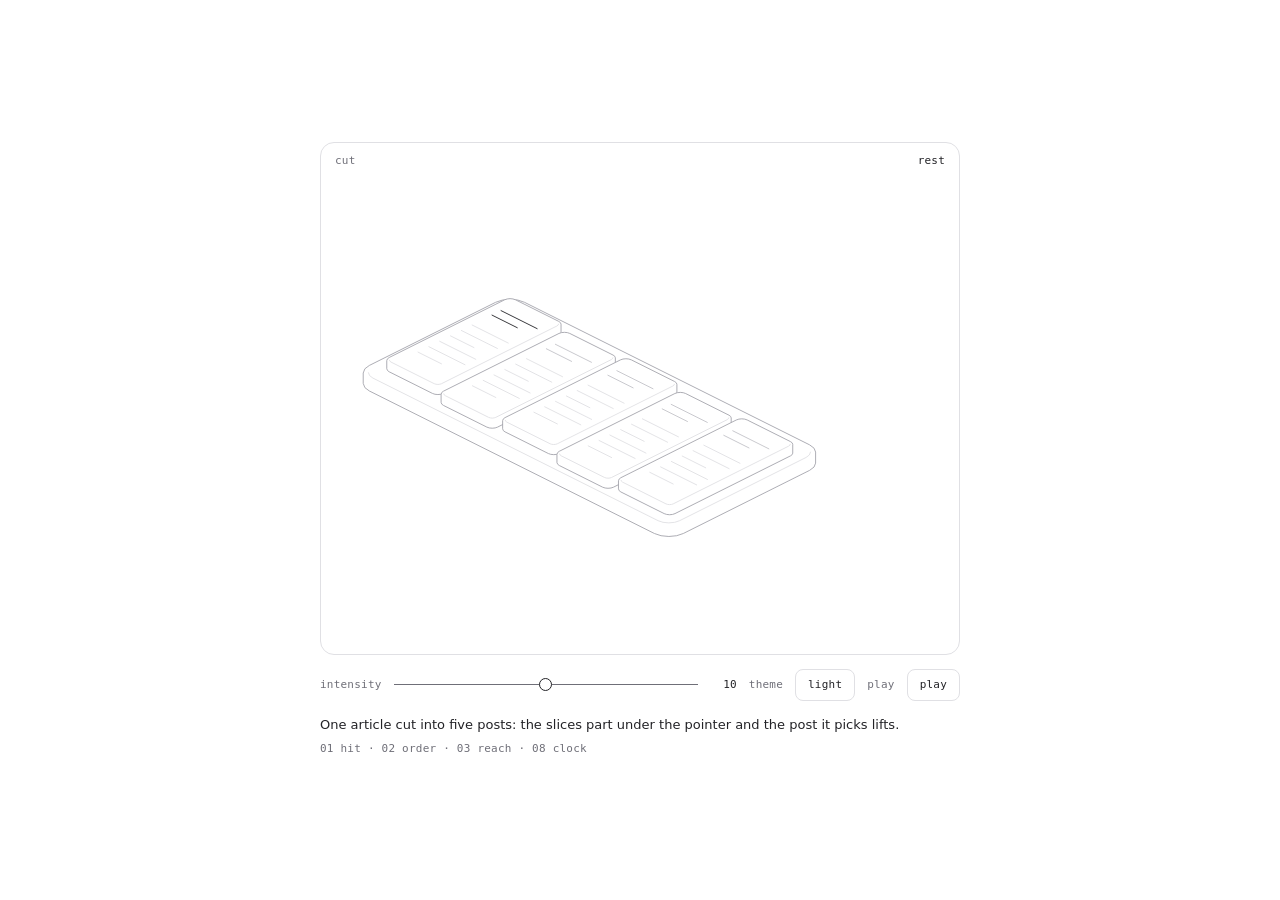
<file: assets/figures/hairline-cut.html>
<!doctype html>
<html lang="en">
<head>
<meta charset="utf-8">
<meta name="viewport" content="width=device-width, initial-scale=1">
<title>Hairline figure</title>
<link rel="icon" href="data:,">
<style>
  :root { color-scheme: light; --ground: #ffffff; --ink: #232327; --muted: #6f6f78; --line: #e0e0e4; }
  @media (prefers-color-scheme: dark) {
    :root:not([data-theme="light"]) { color-scheme: dark; --ground: #08090a; --ink: #d0d6e0; --muted: #8a8c95; --line: #29292d; }
  }
  :root[data-theme="dark"] { color-scheme: dark; --ground: #08090a; --ink: #d0d6e0; --muted: #8a8c95; --line: #29292d; }
  :root[data-theme="light"] { color-scheme: light; }
  * { box-sizing: border-box; }
  body {
    margin: 0; min-height: 100vh; display: grid; place-items: center; padding: 24px 16px;
    background: var(--ground); color: var(--ink);
    font: 13px/1.5 ui-sans-serif, system-ui, -apple-system, "Segoe UI", sans-serif; -webkit-font-smoothing: antialiased;
  }
  main { width: 100%; max-width: 640px; }
  .plate { position: relative; border: 1px solid var(--line); border-radius: 14px; overflow: hidden; }
  .tag, .label, output, button { font: 11px/1 ui-monospace, SFMono-Regular, Menlo, Consolas, monospace; letter-spacing: 0.02em; }
  .tag { position: absolute; top: 12px; z-index: 1; color: var(--muted); pointer-events: none; }
  #name { left: 14px; }
  #read { right: 14px; color: var(--ink); font-variant-numeric: tabular-nums; }
  .controls { display: flex; flex-wrap: wrap; align-items: center; gap: 4px 12px; margin-top: 14px; }
  .label { color: var(--muted); }
  input[type="range"] {
    flex: 1 1 96px; min-width: 0; height: 32px; margin: 0; background: transparent; cursor: pointer;
    -webkit-appearance: none; appearance: none;
  }
  input[type="range"]::-webkit-slider-runnable-track { height: 1px; background: var(--muted); }
  input[type="range"]::-webkit-slider-thumb {
    -webkit-appearance: none; width: 13px; height: 13px; margin-top: -6px; border-radius: 50%;
    border: 1px solid var(--ink); background: var(--ground);
  }
  input[type="range"]::-moz-range-track { height: 1px; background: var(--muted); }
  input[type="range"]::-moz-range-thumb { width: 11px; height: 11px; border-radius: 50%; border: 1px solid var(--ink); background: var(--ground); }
  input[type="range"]:focus-visible, button:focus-visible { outline: 1.5px solid var(--ink); outline-offset: 2px; }
  output { min-width: 4ch; text-align: right; font-variant-numeric: tabular-nums; }
  button {
    height: 32px; padding: 0 12px; border: 1px solid var(--line); border-radius: 8px;
    background: transparent; color: var(--ink); cursor: pointer;
  }
  #play[aria-pressed="true"] { background: var(--ink); color: var(--ground); border-color: var(--ink); }
  #means { margin: 14px 0 0; text-wrap: pretty; }
  #rules { margin: 6px 0 0; line-height: 1.6; }
  #error { margin: 12px 0 0; padding-left: 10px; border-left: 1px solid var(--ink); }
</style>
</head>
<body>
<main>
  <div class="plate">
    <span class="tag" id="name"></span>
    <span class="tag" id="read"></span>
    <div id="stage"></div>
  </div>
  <div class="controls">
    <label class="label" for="intensity">intensity</label>
    <input id="intensity" type="range" min="0" max="1" step="0.01" value="0.5">
    <output id="value" for="intensity"></output>
    <span class="label">theme</span>
    <button id="theme" type="button" aria-label="Switch between the light and the dark theme"></button>
    <span class="label">play</span>
    <button id="play" type="button" aria-pressed="false">play</button>
  </div>
  <p id="means"></p>
  <p id="rules" class="label"></p>
  <p id="error" role="alert" hidden></p>
</main>
<script id="hl-kernel">
/* hairline kernel sha256:346b48bdef2cdfafd5343eba01494255cf75f9c078e6fcd1aafc62bab62980a1 */
/*
 * HL: everything a figure may call. Read this index; the code under it is the
 * package's src/core, unchanged, and a figure should not need to read it.
 *
 * Every figure is drawn in a 400 × 320 viewBox. World space is x/y on the
 * ground and z up. Plates are filled with the ground colour and painted back
 * to front, so a nearer one covers a farther one: append in that order. At
 * the default camera, Cam(45, 0.5, S), +x runs down to the right and +y down
 * to the left, so the corner with the largest x and y is nearest the viewer:
 * append by ascending x + y, from the far corner (smallest x and y) to it.
 *
 * Camera
 *   Cam(azDeg, k, S)                       a camera: azimuth in degrees, k = sin(elevation) (0.5 is the 2:1 view), S = scale
 *   fit(C, points, cx, cy)                 centres the box of [x, y, z] points on (cx, cy); call it once, before proj
 *                                          it only centres, it never scales: choose S by trying values, with the most extreme pose in points.
 *                                          The six figures use S 1.42 to 2.12; the boxes they fit come out 230 to 310 wide and 180 to 245 tall
 *   proj(C)                                returns P(x, y, z), which gives [sx, sy]
 *   unproj(C, sx, sy, z)                   the world [x, y] under a screen point, on the plane at height z
 *   facing(C)                              returns front(sample): whether a ring sample faces the camera
 * Rounded solids
 *   rrect(u0, v0, u1, v1, r, n)            a rounded rectangle, as a ring of samples {u, v, nu, nv}
 *   circ(R, n)                             a circle, as a ring
 *   rings(x0, y0, x1, y1, r, b)            [ring, inner]: a rounded footprint and its crease ring, inset by b
 *                                          r, the corner radius, is cut to half the shorter side. b, the crease's inset in world units
 *                                          (0.6 to 2.2 in the figures), must stay under half the shorter side or the crease turns inside out
 *   prism(P, front, ring, inner, z0, z1)   {sil, crease}: a solid standing from z0 to z1, as two path strings
 *   ringAt(P, ring, z)                     the ring's points, projected at height z
 *   run(ring, keep)                        the one cyclic run of samples that pass keep
 *   hull(points)                           the convex hull of screen points
 *   extremes(P, ring)                      [left, right, nearest] samples: where dashed drops fall from
 *   fillet(points, radii, n)               rounds every vertex of a closed polygon; returns the new points
 *                                          radii is an array, one radius per vertex, each cut to half its shorter edge; a single number gives NaN.
 *                                          n is the steps round each corner, default 4: each vertex becomes n + 1 points
 *   ghost(P, front, ring, z0, depth)       a reflection's path {d, y0, y1}; reflect() draws it for you
 * Paths and numbers
 *   poly(points)                           a closed path string
 *   open(points)                           an open polyline string
 *   seg(a, b)                              one segment between two screen points [sx, sy], as its own subpath; project world points with P first
 *   clamp(v, a, b)
 *   lerp(a, b, t)
 *   rad(deg)
 *   r2(n)                                  two decimals
 * The continuous clock: one spring per moving number
 *   spring(x, opts)                        at rest on x; write .t to retarget; opts {k, c, m, eps}, default k 100, c 18, m 1
 *   stepS(sp, dt)                          advances by dt seconds; returns whether it is still moving
 * The discrete clock: a 700ms tween on (.32, .72, 0, 1)
 *   tween(v, dur)                          at rest on v; dur defaults to 700 (ms)
 *   tset(tw, to, now, delay)               retargets from where it is, after delay ms: the stagger
 *                                          the same target again does nothing, so calling it on every pointer move is safe
 *   tval(tw, now)                          its value at now
 *   tdone(tw, now)                         whether it has landed
 *   bezier(x1, y1, x2, y2)                 a CSS cubic-bezier, as a function of progress
 *   EASE_LIFT                              the lift curve itself
 *   reducedMotion()                        true when the reader asked for less motion; springs and tweens already land at once
 *   setReducedMotion(on)                   the loop's business, not a figure's
 * Drawing
 *   mk(tag, attrs, parent)                 one svg element: the only way a figure makes a node
 *   solid(parent)                          {g, sil, cr}: a group holding a silhouette path and a crease path
 *   put(solid, paths)                      writes prism()'s {sil, crease} into solid()'s {sil, cr}: sil into sil, crease into cr
 *   flatDot(parent, C, r, cls)             a dot lying on the ground plane; cls is "dot", "dot m" or "dot off"
 *   place(el, point)                       moves a dot or a circle to [sx, sy]
 *   reflect(svg, parent, P, front, ring, z0, depth)   a fading mirror under a solid
 *   fade(svg, y0, y1, a0)                  a vertical fade, as a mask; returns the value for a mask attribute
 * Life
 *   register(stage, tick)                  joins the one frame loop; tick(dt in seconds, now in ms) returns true to ask for another frame; gives {wake, unregister}
 *   pointer(stage, handlers)               {move(point), down(point), leave()}, points in viewBox units; returns its disposer
 *   disposer()                             {add, on, dispose}: collects tear-down, so destroy is bag.dispose
 * The bench's business, not a figure's
 *   css(lightDark)
 *   inject(root)
 *   tour(stage, stops, onStop)             an unseen pointer that walks the stops, [x, y] in viewBox units or null to leave, and gives way to a real one; onStop(i) on each arrival; returns {stop}
 *   LAP                                    the default stops: a diamond around the centre, then a leave
 *
 * Classes, on path, polygon, ellipse and line. They are the whole palette; a
 * figure sets no colour, width or fill of its own.
 *     (none)   filled with the ground colour, medium stroke
 *     sil      the silhouette's stroke        hi    the bright stroke: the only highlight
 *     lo       the dim stroke                 nf    no fill        fo   fill only, no stroke
 *     dash     a dashed guide
 *     dot      a bright dot                   dot m   a medium dot     dot off   a dim dot
 */
var HL = (() => {
  var __defProp = Object.defineProperty;
  var __getOwnPropDesc = Object.getOwnPropertyDescriptor;
  var __getOwnPropNames = Object.getOwnPropertyNames;
  var __hasOwnProp = Object.prototype.hasOwnProperty;
  var __export = (target, all) => {
    for (var name in all)
      __defProp(target, name, { get: all[name], enumerable: true });
  };
  var __copyProps = (to, from, except, desc) => {
    if (from && typeof from === "object" || typeof from === "function") {
      for (let key of __getOwnPropNames(from))
        if (!__hasOwnProp.call(to, key) && key !== except)
          __defProp(to, key, { get: () => from[key], enumerable: !(desc = __getOwnPropDesc(from, key)) || desc.enumerable });
    }
    return to;
  };
  var __toCommonJS = (mod) => __copyProps(__defProp({}, "__esModule", { value: true }), mod);

  // packages/hairline/src/core/kernel.ts
  var kernel_exports = {};
  __export(kernel_exports, {
    Cam: () => Cam,
    EASE_LIFT: () => EASE_LIFT,
    LAP: () => LAP,
    bezier: () => bezier,
    circ: () => circ,
    clamp: () => clamp,
    css: () => css,
    disposer: () => disposer,
    extremes: () => extremes,
    facing: () => facing,
    fade: () => fade,
    fillet: () => fillet,
    fit: () => fit,
    flatDot: () => flatDot,
    ghost: () => ghost,
    hull: () => hull,
    inject: () => inject,
    lerp: () => lerp,
    mk: () => mk,
    open: () => open,
    place: () => place,
    pointer: () => pointer,
    poly: () => poly,
    prism: () => prism,
    proj: () => proj,
    put: () => put,
    r2: () => r2,
    rad: () => rad,
    reducedMotion: () => reducedMotion,
    reflect: () => reflect,
    register: () => register,
    ringAt: () => ringAt,
    rings: () => rings,
    rrect: () => rrect,
    run: () => run,
    seg: () => seg,
    setReducedMotion: () => setReducedMotion,
    solid: () => solid,
    spring: () => spring,
    stepS: () => stepS,
    tdone: () => tdone,
    tour: () => tour,
    tset: () => tset,
    tval: () => tval,
    tween: () => tween,
    unproj: () => unproj
  });

  // packages/hairline/src/core/iso.ts
  var clamp = (v, a, b) => Math.max(a, Math.min(b, v));
  var lerp = (a, b, t) => a + (b - a) * t;
  var rad = (d) => d * Math.PI / 180;
  var r2 = (n) => Math.round(n * 100) / 100;
  var poly = (pts) => "M" + pts.map((p) => r2(p[0]) + " " + r2(p[1])).join("L") + "Z";
  var seg = (a, b) => `M${r2(a[0])} ${r2(a[1])}L${r2(b[0])} ${r2(b[1])}`;
  var open = (pts) => pts.length < 2 ? "" : "M" + pts.map((p) => r2(p[0]) + " " + r2(p[1])).join("L");
  var Cam = (azDeg, k, S) => ({ az: rad(azDeg), k, S, ox: 0, oy: 0 });
  function proj(C) {
    const c = Math.cos(C.az), s = Math.sin(C.az), zf = Math.sqrt(1 - C.k * C.k);
    return (x, y, z) => {
      const X = x * c - y * s, Y = x * s + y * c;
      return [C.ox + C.S * X, C.oy + C.S * (Y * C.k - z * zf)];
    };
  }
  function unproj(C, sx, sy, z) {
    const c = Math.cos(C.az), s = Math.sin(C.az), zf = Math.sqrt(1 - C.k * C.k);
    const X = (sx - C.ox) / C.S, Y = ((sy - C.oy) / C.S + z * zf) / C.k;
    return [X * c + Y * s, -X * s + Y * c];
  }
  function fit(C, pts, cx, cy) {
    C.ox = 0;
    C.oy = 0;
    const P = proj(C);
    let a = 1e9, b = -1e9, c = 1e9, d = -1e9;
    for (const p of pts) {
      const q = P(p[0], p[1], p[2]);
      a = Math.min(a, q[0]);
      b = Math.max(b, q[0]);
      c = Math.min(c, q[1]);
      d = Math.max(d, q[1]);
    }
    C.ox = cx - (a + b) / 2;
    C.oy = cy - (c + d) / 2;
  }
  function rrect(u0, v0, u1, v1, r, n = 4) {
    r = Math.max(0, Math.min(r, (u1 - u0) / 2, (v1 - v0) / 2));
    const out = [];
    for (const [cu, cv, a0] of [[u1 - r, v1 - r, 0], [u0 + r, v1 - r, 90], [u0 + r, v0 + r, 180], [u1 - r, v0 + r, 270]])
      for (let k = 0; k <= n; k++) {
        const a = rad(a0 + 90 * k / n), ca = Math.cos(a), sa = Math.sin(a);
        out.push({ u: cu + r * ca, v: cv + r * sa, nu: ca, nv: sa });
      }
    return out;
  }
  function circ(R, n = 96) {
    const out = [];
    for (let k = 0; k < n; k++) {
      const a = k / n * Math.PI * 2, ca = Math.cos(a), sa = Math.sin(a);
      out.push({ u: R * ca, v: R * sa, nu: ca, nv: sa });
    }
    return out;
  }
  function hull(input) {
    const pts = input.slice().sort((a, b) => a[0] - b[0] || a[1] - b[1]);
    const x = (o, a, b) => (a[0] - o[0]) * (b[1] - o[1]) - (a[1] - o[1]) * (b[0] - o[0]);
    const lo = [], up = [];
    for (const p of pts) {
      while (lo.length > 1 && x(lo[lo.length - 2], lo[lo.length - 1], p) <= 0) lo.pop();
      lo.push(p);
    }
    for (let i = pts.length - 1; i >= 0; i--) {
      const p = pts[i];
      while (up.length > 1 && x(up[up.length - 2], up[up.length - 1], p) <= 0) up.pop();
      up.push(p);
    }
    lo.pop();
    up.pop();
    return lo.concat(up);
  }
  var ringAt = (P, ring, z) => ring.map((q) => P(q.u, q.v, z));
  var facing = (C) => {
    const s = Math.sin(C.az), c = Math.cos(C.az);
    return (q) => q.nu * s + q.nv * c >= -1e-6;
  };
  function run(ring, keep) {
    const n = ring.length;
    let s = -1;
    for (let i = 0; i < n; i++) if (keep(ring[i]) && !keep(ring[(i + n - 1) % n])) {
      s = i;
      break;
    }
    if (s < 0) return keep(ring[0]) ? ring.slice() : [];
    const out = [];
    for (let k = 0; k < n && keep(ring[(s + k) % n]); k++) out.push(ring[(s + k) % n]);
    return out;
  }
  function prism(P, front, ring, inner, z0, z1) {
    return {
      sil: poly(hull(ringAt(P, ring, z1).concat(ringAt(P, ring, z0)))),
      crease: inner ? open(ringAt(P, run(inner, front), z1)) : ""
    };
  }
  var rings = (x0, y0, x1, y1, r, b) => [
    rrect(x0, y0, x1, y1, r),
    rrect(x0 + b, y0 + b, x1 - b, y1 - b, Math.max(0.3, r - b))
  ];
  function extremes(P, ring) {
    const pr = ring.map((q) => P(q.u, q.v, 0));
    let a = 0, b = 0, c = 0;
    pr.forEach((p, k) => {
      if (p[0] < pr[a][0]) a = k;
      if (p[0] > pr[b][0]) b = k;
      if (p[1] > pr[c][1]) c = k;
    });
    return [ring[a], ring[b], ring[c]];
  }
  function fillet(pts, rs, n = 4) {
    const m = pts.length, out = [];
    for (let i = 0; i < m; i++) {
      const a = pts[(i + m - 1) % m], p = pts[i], b = pts[(i + 1) % m];
      const la = Math.hypot(a[0] - p[0], a[1] - p[1]), lb = Math.hypot(b[0] - p[0], b[1] - p[1]);
      const t = Math.min(rs[i], la / 2, lb / 2);
      const p1 = [p[0] + (a[0] - p[0]) / la * t, p[1] + (a[1] - p[1]) / la * t];
      const p2 = [p[0] + (b[0] - p[0]) / lb * t, p[1] + (b[1] - p[1]) / lb * t];
      for (let k = 0; k <= n; k++) {
        const s = k / n, w = 1 - s;
        out.push([w * w * p1[0] + 2 * w * s * p[0] + s * s * p2[0], w * w * p1[1] + 2 * w * s * p[1] + s * s * p2[1]]);
      }
    }
    return out;
  }
  function ghost(P, front, ring, z0, depth) {
    const f = run(ring, front), lowP = ringAt(P, f, z0 - depth);
    return {
      d: open(lowP) + [f[0], f[f.length - 1]].map((q) => seg(P(q.u, q.v, z0), P(q.u, q.v, z0 - depth))).join(""),
      y0: Math.min(...ringAt(P, f, z0).map((p) => p[1])),
      y1: Math.max(...lowP.map((p) => p[1])) + 2
    };
  }

  // packages/hairline/src/core/motion.ts
  var reduced = false;
  var setReducedMotion = (on) => {
    reduced = on;
  };
  var reducedMotion = () => reduced;
  function spring(x, o = {}) {
    return { x, v: 0, t: x, k: o.k ?? 100, c: o.c ?? 18, m: o.m ?? 1, eps: o.eps ?? 0.01 };
  }
  function stepS(sp, dt) {
    if (reduced) {
      sp.x = sp.t;
      sp.v = 0;
      return false;
    }
    const n = Math.max(1, Math.ceil(dt * 240)), h = dt / n;
    for (let i = 0; i < n; i++) {
      const a = (-sp.k * (sp.x - sp.t) - sp.c * sp.v) / sp.m;
      sp.v += a * h;
      sp.x += sp.v * h;
    }
    if (Math.abs(sp.x - sp.t) < sp.eps && Math.abs(sp.v) < sp.eps * 10) {
      sp.x = sp.t;
      sp.v = 0;
      return false;
    }
    return true;
  }
  function bezier(x1, y1, x2, y2) {
    const cx = 3 * x1, bx = 3 * (x2 - x1) - cx, ax = 1 - cx - bx;
    const cy = 3 * y1, by = 3 * (y2 - y1) - cy, ay = 1 - cy - by;
    const X = (u) => ((ax * u + bx) * u + cx) * u;
    const Y = (u) => ((ay * u + by) * u + cy) * u;
    const dX = (u) => (3 * ax * u + 2 * bx) * u + cx;
    return (t) => {
      if (t <= 0) return 0;
      if (t >= 1) return 1;
      let u = t;
      for (let i = 0; i < 8; i++) {
        const e = X(u) - t;
        if (Math.abs(e) < 1e-5) break;
        const d = dX(u);
        if (Math.abs(d) < 1e-6) break;
        u -= e / d;
      }
      if (!(u >= 0 && u <= 1) || Math.abs(X(u) - t) > 1e-4) {
        let lo = 0, hi = 1;
        u = t;
        for (let i = 0; i < 24; i++) {
          if (X(u) < t) lo = u;
          else hi = u;
          u = (lo + hi) / 2;
        }
      }
      return Y(u);
    };
  }
  var EASE_LIFT = bezier(0.32, 0.72, 0, 1);
  var tween = (v, dur = 700) => ({ from: v, to: v, t0: -1e9, dur });
  var tval = (tw, now) => {
    const p = clamp((now - tw.t0) / tw.dur, 0, 1);
    return tw.from + (tw.to - tw.from) * (reduced ? 1 : EASE_LIFT(p));
  };
  var tset = (tw, to, now, delay) => {
    if (tw.to === to) return;
    tw.from = tval(tw, now);
    tw.to = to;
    tw.t0 = now + delay;
  };
  var tdone = (tw, now) => reduced || now >= tw.t0 + tw.dur;

  // packages/hairline/src/core/stage.ts
  var NS = "http://www.w3.org/2000/svg";
  function mk(tag, attrs, parent) {
    const e = document.createElementNS(NS, tag);
    if (attrs) for (const k in attrs) e.setAttribute(k, String(attrs[k]));
    if (parent) parent.appendChild(e);
    return e;
  }
  function solid(parent) {
    const g = mk("g", {}, parent);
    return { g, sil: mk("path", { class: "sil" }, g), cr: mk("path", { class: "nf lo" }, g) };
  }
  var put = (el, s) => {
    el.sil.setAttribute("d", s.sil);
    el.cr.setAttribute("d", s.crease);
  };
  var flatDot = (parent, C, r, cls) => mk("ellipse", { rx: r2(r * C.S), ry: r2(r * C.S * C.k), class: cls }, parent);
  var place = (el, q) => {
    el.setAttribute("cx", String(r2(q[0])));
    el.setAttribute("cy", String(r2(q[1])));
  };
  var fid = 0;
  function fade(svg, y0, y1, a0 = 0.7) {
    const id = "hl-fd" + ++fid, defs = mk("defs", {}, svg);
    const lg = mk("linearGradient", { id: id + "g", gradientUnits: "userSpaceOnUse", x1: 0, y1: r2(y0), x2: 0, y2: r2(y1) }, defs);
    mk("stop", { offset: 0, "stop-color": "#fff", "stop-opacity": a0 }, lg);
    mk("stop", { offset: 1, "stop-color": "#fff", "stop-opacity": 0 }, lg);
    const m = mk("mask", { id, maskUnits: "userSpaceOnUse", x: 0, y: 0, width: 400, height: 320 }, defs);
    mk("rect", { x: 0, y: 0, width: 400, height: 320, fill: `url(#${id}g)` }, m);
    return `url(#${id})`;
  }
  function reflect(svg, parent, P, front, ring, z0, depth) {
    const r = ghost(P, front, ring, z0, depth);
    const gh = mk("g", { class: "ghost", mask: fade(svg, r.y0, r.y1) }, parent);
    mk("path", { d: r.d }, gh);
  }
  var boards = [];
  var byStage = /* @__PURE__ */ new Map();
  var raf = 0;
  var last = 0;
  var io = null;
  var rm = null;
  function frame() {
    const now = performance.now();
    const dt = Math.min(0.05, Math.max(0, (now - last) / 1e3));
    last = now;
    let any = false;
    for (const b of boards.slice()) if (b.vis && b.awake) {
      try {
        b.awake = !!b.tick(dt, now);
      } catch (err) {
        b.awake = false;
        setTimeout(() => {
          throw err;
        });
      }
      any = any || b.awake;
    }
    raf = any ? requestAnimationFrame(frame) : 0;
  }
  function wake(b) {
    b.awake = true;
    if (!raf) {
      last = performance.now();
      raf = requestAnimationFrame(frame);
    }
  }
  var onMotion = () => {
    setReducedMotion(!!rm?.matches);
    boards.forEach(wake);
  };
  function start() {
    if (io) return;
    io = new IntersectionObserver((es) => {
      for (const e of es) {
        const set = byStage.get(e.target);
        if (!set) continue;
        for (const b of set) {
          b.vis = e.isIntersecting;
          if (b.vis) wake(b);
        }
      }
    }, { rootMargin: "80px" });
    rm = matchMedia("(prefers-reduced-motion: reduce)");
    setReducedMotion(rm.matches);
    rm.addEventListener("change", onMotion);
  }
  function stop() {
    if (raf) cancelAnimationFrame(raf);
    raf = 0;
    io?.disconnect();
    io = null;
    rm?.removeEventListener("change", onMotion);
    rm = null;
  }
  function register(stage, tick) {
    start();
    const b = { stage, tick, vis: false, awake: true };
    boards.push(b);
    const peers = byStage.get(stage);
    if (peers) {
      for (const p of peers) b.vis = p.vis;
      peers.add(b);
      if (b.vis) wake(b);
    } else {
      byStage.set(stage, /* @__PURE__ */ new Set([b]));
      io.observe(stage);
    }
    tick(0, performance.now());
    let gone = false;
    return {
      wake: () => {
        if (!gone) wake(b);
      },
      unregister: () => {
        if (gone) return;
        gone = true;
        boards = boards.filter((x) => x !== b);
        const set = byStage.get(stage);
        if (set) {
          set.delete(b);
          if (!set.size) {
            byStage.delete(stage);
            io?.unobserve(stage);
          }
        }
        if (!boards.length) stop();
      }
    };
  }
  var handlers = /* @__PURE__ */ new WeakMap();
  var touring = /* @__PURE__ */ new WeakMap();
  function pointer(stage, on) {
    handlers.set(stage, on);
    let tm = 0;
    const pt = (e) => {
      const r = stage.getBoundingClientRect();
      return [(e.clientX - r.left) / r.width * 400, (e.clientY - r.top) / r.height * 320];
    };
    const move = (e) => {
      clearTimeout(tm);
      touring.get(stage)?.hold();
      on.move(pt(e), e);
    };
    const down = (e) => {
      clearTimeout(tm);
      touring.get(stage)?.hold();
      if (e.pointerType !== "mouse") stage.releasePointerCapture?.(e.pointerId);
      if (on.down) on.down(pt(e), e);
      else on.move(pt(e), e);
    };
    const leave = (e) => {
      clearTimeout(tm);
      tm = window.setTimeout(() => {
        on.leave(e);
        touring.get(stage)?.release();
      }, e.pointerType === "mouse" ? 0 : 1400);
    };
    stage.addEventListener("pointermove", move);
    stage.addEventListener("pointerdown", down);
    stage.addEventListener("pointerleave", leave);
    return () => {
      clearTimeout(tm);
      if (handlers.get(stage) === on) handlers.delete(stage);
      stage.removeEventListener("pointermove", move);
      stage.removeEventListener("pointerdown", down);
      stage.removeEventListener("pointerleave", leave);
    };
  }
  var LAP = [[128, 150], [200, 118], [272, 150], [200, 206], null];
  var TRAVEL = 900;
  var DWELL = 1200;
  var REST = 1800;
  var RESUME = 1200;
  var STAGGER = 450;
  var GHOST = { pointerType: "ghost" };
  var started = 0;
  function entry([x, y]) {
    const dx = x - 200, dy = y - 160;
    if (!dx && !dy) return [200, 320];
    const k = Math.min(dx ? (dx > 0 ? 200 : -200) / dx : Infinity, dy ? (dy > 0 ? 160 : -160) / dy : Infinity);
    return [200 + dx * k, 160 + dy * k];
  }
  function tour(stage, stops, onStop) {
    let i = 0;
    let wait = RESUME + STAGGER * (started++ % 4);
    let t = -1;
    let at = null;
    let origin = [200, 320];
    let hand = false, keys = stage.contains(stage.ownerDocument.activeElement);
    let gone = false;
    const leave = () => {
      at = null;
      t = -1;
      handlers.get(stage)?.leave(GHOST);
    };
    const tick = (dt) => {
      if (hand || keys || !stops.length) return false;
      if (reducedMotion()) {
        if (at) leave();
        return false;
      }
      if (wait > 0) {
        wait -= dt * 1e3;
        return true;
      }
      const stop2 = stops[i];
      if (stop2 === null) {
        if (at) leave();
        onStop?.(i);
        i = (i + 1) % stops.length;
        wait = REST;
        return true;
      }
      const h = handlers.get(stage);
      if (!h) return true;
      if (t < 0) {
        origin = at ?? entry(stop2);
        t = 0;
      }
      t = Math.min(TRAVEL, t + dt * 1e3);
      const k = EASE_LIFT(t / TRAVEL);
      at = [origin[0] + (stop2[0] - origin[0]) * k, origin[1] + (stop2[1] - origin[1]) * k];
      h.move(at, GHOST);
      if (t < TRAVEL) return true;
      onStop?.(i);
      i = (i + 1) % stops.length;
      t = -1;
      wait = DWELL;
      return true;
    };
    const take = () => {
      at = null;
      t = -1;
    };
    const give = () => {
      if (hand || keys) return;
      i = 0;
      t = -1;
      wait = RESUME;
      board.wake();
    };
    const me = {
      hold: () => {
        hand = true;
        take();
      },
      release: () => {
        if (!hand) return;
        hand = false;
        give();
      }
    };
    const focusIn = () => {
      keys = true;
      take();
    };
    const focusOut = (e) => {
      if (keys && !stage.contains(e.relatedTarget)) {
        keys = false;
        give();
      }
    };
    stage.addEventListener("focusin", focusIn);
    stage.addEventListener("focusout", focusOut);
    touring.set(stage, me);
    const board = register(stage, tick);
    return {
      stop: () => {
        if (gone) return;
        gone = true;
        board.unregister();
        stage.removeEventListener("focusin", focusIn);
        stage.removeEventListener("focusout", focusOut);
        if (touring.get(stage) === me) touring.delete(stage);
        if (at) leave();
      }
    };
  }
  function disposer() {
    let fns = [];
    return {
      add: (fn) => {
        fns.push(fn);
      },
      on: (target, type, fn, opts) => {
        const h = fn;
        target.addEventListener(type, h, opts);
        fns.push(() => target.removeEventListener(type, h, opts));
      },
      dispose: () => {
        const run2 = fns;
        fns = [];
        for (let i = run2.length - 1; i >= 0; i--) run2[i]();
      }
    };
  }

  // packages/hairline/src/core/styles.ts
  var LIGHT = { plate: "#ffffff", hi: "#232327", edge: "#a4a4ac", mid: "#c3c3c9", lo: "#e0e0e4" };
  var DARK = { plate: "#08090a", hi: "#d0d6e0", edge: "#5b5d64", mid: "#3e3e44", lo: "#29292d" };
  var KEYS = ["plate", "hi", "edge", "mid", "lo"];
  var vars = (p) => KEYS.map((k) => `--hl-${k}:var(--hairline-${k},${p[k]});`).join("");
  var EASE = "cubic-bezier(0.5,0,0.1,1)";
  var SVG = ":where([data-hairline]>svg)";
  function css(lightDark) {
    const both = Object.fromEntries(KEYS.map((k) => [k, `light-dark(${LIGHT[k]},${DARK[k]})`]));
    return [
      // the box, and the palette: light unless something below says otherwise
      `:where([data-hairline]){display:block;position:relative;aspect-ratio:5/4;touch-action:pan-y;user-select:none;-webkit-user-select:none;--hl-sw:var(--hairline-stroke,0.9);${vars(LIGHT)}}`,
      // the page's color-scheme
      lightDark ? `:where([data-hairline]){${vars(both)}}` : "",
      // an ancestor that says dark
      `:where(.dark,[data-theme="dark"]) :where([data-hairline]){${vars(DARK)}}`,
      // the figure's own theme option
      `:where([data-hairline][data-hairline-theme="light"]){${vars(LIGHT)}}`,
      `:where([data-hairline][data-hairline-theme="dark"]){${vars(DARK)}}`,
      `:where([data-hairline]:focus-visible){outline:1.5px solid var(--hl-hi);outline-offset:2px}`,
      `${SVG}{position:absolute;inset:0;width:100%;height:100%;display:block}`,
      // Riffle's live region: read, not seen
      `:where([data-hairline]>[data-hairline-live]){position:absolute;width:1px;height:1px;margin:-1px;padding:0;border:0;overflow:hidden;clip-path:inset(50%);white-space:nowrap}`,
      // the drawing: plates are filled with the plate colour and painted back to front
      `${SVG} :where(path,polygon,ellipse,line){fill:var(--hl-plate);stroke:var(--hl-mid);stroke-width:var(--hl-sw);vector-effect:non-scaling-stroke;stroke-linejoin:round;stroke-linecap:round;transition:stroke 260ms ${EASE}}`,
      `${SVG} :where(.nf){fill:none}`,
      `${SVG} :where(.fo){stroke:none}`,
      `${SVG} :where(.sil){stroke:var(--hl-edge)}`,
      `${SVG} :where(.hi){stroke:var(--hl-hi)}`,
      `${SVG} :where(.lo){stroke:var(--hl-lo)}`,
      `${SVG} :where(.dash){stroke-dasharray:1 3}`,
      `${SVG} :where(.dot){stroke:none;fill:var(--hl-hi);transition:fill 260ms ${EASE}}`,
      `${SVG} :where(.dot.m){fill:var(--hl-edge)}`,
      `${SVG} :where(.dot.off){fill:var(--hl-lo)}`,
      `${SVG} :where(.ghost path){fill:none;stroke:var(--hl-mid)}`
    ].join("");
  }
  var done = /* @__PURE__ */ new WeakSet();
  function inject(root) {
    if (done.has(root)) return;
    done.add(root);
    const doc = root.nodeType === 9 ? root : root.ownerDocument;
    const win = doc.defaultView;
    const text = css(!!win?.CSS?.supports?.("color", "light-dark(#000,#fff)"));
    if (win && "adoptedStyleSheets" in root) {
      try {
        const sheet = new win.CSSStyleSheet();
        sheet.replaceSync(text);
        root.adoptedStyleSheets = [...root.adoptedStyleSheets, sheet];
        return;
      } catch {
      }
    }
    const style = doc.createElement("style");
    style.setAttribute("data-hairline-style", "");
    style.textContent = text;
    (root.nodeType === 9 ? doc.head ?? doc.documentElement : root).appendChild(style);
  }
  return __toCommonJS(kernel_exports);
})();
/* /hairline kernel */
</script>
<script id="hl-bench">
/*
 * The bench: the page a figure is shown on. It makes the host and the svg the
 * way the package's mount does, hands them to the figure, and owns everything
 * around it: the read-out, the slider, the theme, the line under the stage.
 */
(() => {
  const RULES = ["hit", "order", "reach", "accent", "rest", "honesty", "cost", "clock", "radius", "quiet"];
  const $ = (id) => document.getElementById(id);
  const root = document.documentElement, params = new URLSearchParams(location.search);

  /* the theme: the system's until the switch is pressed, then the switch's */
  const dark = () => (root.dataset.theme ? root.dataset.theme === "dark" : matchMedia("(prefers-color-scheme: dark)").matches);
  const label = () => { $("theme").textContent = dark() ? "dark" : "light"; };
  $("theme").addEventListener("click", () => { root.dataset.theme = dark() ? "light" : "dark"; label(); });
  /* ?theme=light or ?theme=dark wins over the system's, as pressing the switch does */
  if (["light", "dark"].includes(params.get("theme"))) root.dataset.theme = params.get("theme");
  label();

  /* ?intensity=0 sets the slider before the figure mounts, for a look at either end */
  const i = (params.get("intensity") || "").trim();
  if (i && Number.isFinite(Number(i))) $("intensity").value = String(Math.min(1, Math.max(0, Number(i))));

  /* ?w=240 narrows the page, for a look at the size of a thumbnail */
  const w = Number(params.get("w"));
  if (w > 0) document.querySelector("main").style.maxWidth = w + "px";

  /* a figure that fails says so under the stage, instead of leaving an empty plate */
  addEventListener("error", (e) => {
    $("error").hidden = false;
    $("error").textContent = String((e.error && e.error.message) || e.message);
  });

  let mounted = false;
  window.hairline = (figure) => {
    if (mounted) throw new Error("hairline: one figure per page.");
    mounted = true;
    const stage = $("stage"), slider = $("intensity");

    /* intensity to the figure's own number: two straight lines that meet at 0.5, as in the package */
    const [lo, mid, hi] = figure.range;
    const at = (i) => Math.round((i <= 0.5 ? lo + (i / 0.5) * (mid - lo) : mid + ((i - 0.5) / 0.5) * (hi - mid)) * 1000) / 1000;

    HL.inject(document);
    stage.setAttribute("data-hairline", figure.name);
    stage.setAttribute("role", "img");
    stage.setAttribute("aria-label", figure.means);
    const svg = HL.mk("svg", { viewBox: "0 0 400 320", "aria-hidden": "true" }, stage);

    let text = null;
    const read = {
      get textContent() { return text; },
      set textContent(value) { text = value == null ? "" : String(value); $("read").textContent = text; },
    };

    document.title = "Hairline · " + figure.name;
    $("name").textContent = figure.name;
    $("means").textContent = figure.means;
    $("rules").textContent = figure.rules.map((n) => String(n).padStart(2, "0") + " " + RULES[n - 1]).join(" · ");
    const show = () => { $("value").textContent = String(at(Number(slider.value))); };
    show();

    const handle = figure.mount({ stage, svg, read }, at(Number(slider.value)));
    if (text === null) read.textContent = "rest";
    slider.addEventListener("input", () => { show(); handle.set(at(Number(slider.value))); });
    window.hairline.figure = handle;

    /* play: an unseen pointer walks the figure's tour (or HL.LAP) until a hand arrives; ?play=1 starts it on load */
    const play = $("play");
    window.hairline.playing = null;
    play.addEventListener("click", () => {
      const was = play.getAttribute("aria-pressed") === "true";
      if (was) { window.hairline.playing.stop(); window.hairline.playing = null; }
      else window.hairline.playing = HL.tour(stage, figure.tour || HL.LAP, (i) => { if (window.hairline.onStop) window.hairline.onStop(i); });
      play.setAttribute("aria-pressed", String(!was));
    });
    if (params.get("play") === "1") play.click();

    /* ?at=200,160 holds the pointer at a viewBox point, for a picture of the answer without a mouse */
    const p = (params.get("at") || "").split(",").map(Number);
    if (p.length === 2 && p.every(Number.isFinite)) {
      const r = stage.getBoundingClientRect();
      stage.dispatchEvent(new PointerEvent("pointermove", {
        pointerType: "mouse", pointerId: 1, bubbles: true,
        clientX: r.left + (p[0] / 400) * r.width, clientY: r.top + (p[1] / 320) * r.height,
      }));
    }
  };
})();
</script>
<script type="module" id="hl-figure">
/**
 * Cut: one article plate sliced into five post tiles. When the pointer comes
 * over the row the slices part, the gaps opening on a spring; the tile under
 * the pointer lifts and takes the bright edge, its neighbours following,
 * staggered by distance. At rest the slices sit almost closed, as one sheet,
 * and the first post's heading is bright. The slider is the widest gap.
 */
const {
  Cam, clamp, facing, fit, prism, proj, rings, seg, spring, stepS,
  tset, tval, tween, tdone, disposer, mk, pointer, put, register, solid,
} = HL;

const N = 5, TW = 30, TD = 70, TH = 4, LIFT = 14, REST_GAP = 2.5, STEP = 45;
const DROP = [0, 3, 1, 4, 2];

function mount({ stage, svg, read }, value) {
  const bag = disposer();
  let gapMax = value;

  const span = (gap) => N * TW + (N - 1) * gap;
  const C = Cam(45, 0.5, 1.6);
  const far = span(16);
  fit(C, [[0, 0, 0], [far, TD, 0], [far, 0, 0], [0, TD, 0], [0, 0, TH + LIFT], [far, 0, TH + LIFT]], 200, 170);
  const P = proj(C), front = facing(C);

  // the base the sheet was cut on: a thin board, which never moves
  const base = solid(mk("g", {}, svg));
  const [br, bi] = rings(-6, -6, span(REST_GAP) + 8, TD + 10, 8, 2);
  put(base, prism(P, front, br, bi, -5, 0));

  const g = mk("g", {}, svg), tiles = [];
  for (let i = 0; i < N; i++) {
    const el = solid(mk("g", {}, g));
    const head = mk("path", { class: "nf" }, el.g), lines = mk("path", { class: "nf lo" }, el.g);
    tiles.push({ el, head, lines, z: tween(0), drawn: "" });
  }

  const gap = spring(REST_GAP, { eps: 0.02 });
  const x0 = (i, gp) => i * (TW + gp) + DROP[i] * 0.4;

  function drawTile(i, gp, now) {
    const t = tiles[i], z = tval(t.z, now), a = x0(i, gp), key = gp.toFixed(2) + "," + z.toFixed(2);
    if (key === t.drawn) return;
    t.drawn = key;
    const y0 = DROP[i] * 1.2, [ring, inner] = rings(a, y0, a + TW, y0 + TD, 3, 1);
    put(t.el, prism(P, front, ring, inner, z, z + TH));
    const top = z + TH, w = (u, v) => P(a + u, y0 + v, top);
    t.head.setAttribute("d", seg(w(5, 10), w(TW - 5, 10)) + seg(w(5, 15), w(TW - 11, 15)));
    t.lines.setAttribute("d", [26, 32, 38, 44, 50, 56].map((v, k) => seg(w(5, v), w(TW - (k % 3 === 2 ? 12 : 5), v))).join(""));
  }

  const B = register(stage, (dt, now) => {
    let m = stepS(gap, dt);
    for (let i = 0; i < N; i++) { drawTile(i, gap.x, now); if (!tdone(tiles[i].z, now)) m = true; }
    return m;
  });
  bag.add(B.unregister);

  // hit: the tile whose REST centre (at the open gap the pointer will cause) is nearest on screen
  const centre = (i) => P(x0(i, gapMax) + TW / 2, DROP[i] * 1.2 + TD / 2, TH);
  function hit([x, y]) {
    const c = Array.from({ length: N }, (_, i) => centre(i));
    const ys = c.map((p) => p[1]);
    if (y < Math.min(...ys) - 60 || y > Math.max(...ys) + 50) return -1;
    let best = 0;
    c.forEach((p, i) => { if (Math.abs(p[0] - x) < Math.abs(c[best][0] - x)) best = i; });
    return Math.abs(c[best][0] - x) > TW * 1.6 ? -1 : best;
  }

  let act = -2;
  function setActive(a) {
    if (a === act) return;
    const now = performance.now(), from = a >= 0 ? a : Math.max(act, 0);
    act = a;
    gap.t = a < 0 ? REST_GAP : gapMax;
    tiles.forEach((t, i) => {
      const lift = a < 0 ? 0 : LIFT * clamp(1 - Math.abs(i - a) / 2.5, 0, 1);
      tset(t.z, lift, now, Math.abs(i - from) * STEP);
      t.el.sil.classList.toggle("hi", i === a);
      t.head.classList.toggle("hi", a < 0 && i === 0);
    });
    read.textContent = a < 0 ? "rest" : "post " + (a + 1);
    B.wake();
  }
  setActive(-1);

  bag.add(pointer(stage, { move: (p) => setActive(hit(p)), leave: () => setActive(-1) }));
  bag.add(() => svg.replaceChildren());

  return {
    set: (v) => { gapMax = v; if (act >= 0) { gap.t = v; B.wake(); } },
    destroy: bag.dispose,
  };
}

hairline({
  name: "cut",
  means: "One article cut into five posts: the slices part under the pointer and the post it picks lifts.",
  rules: [1, 2, 3, 8],
  range: [6, 10, 16],
  tour: [[150, 150], [200, 175], [255, 200], null],
  mount,
});
</script>
</body>
</html>
</file>
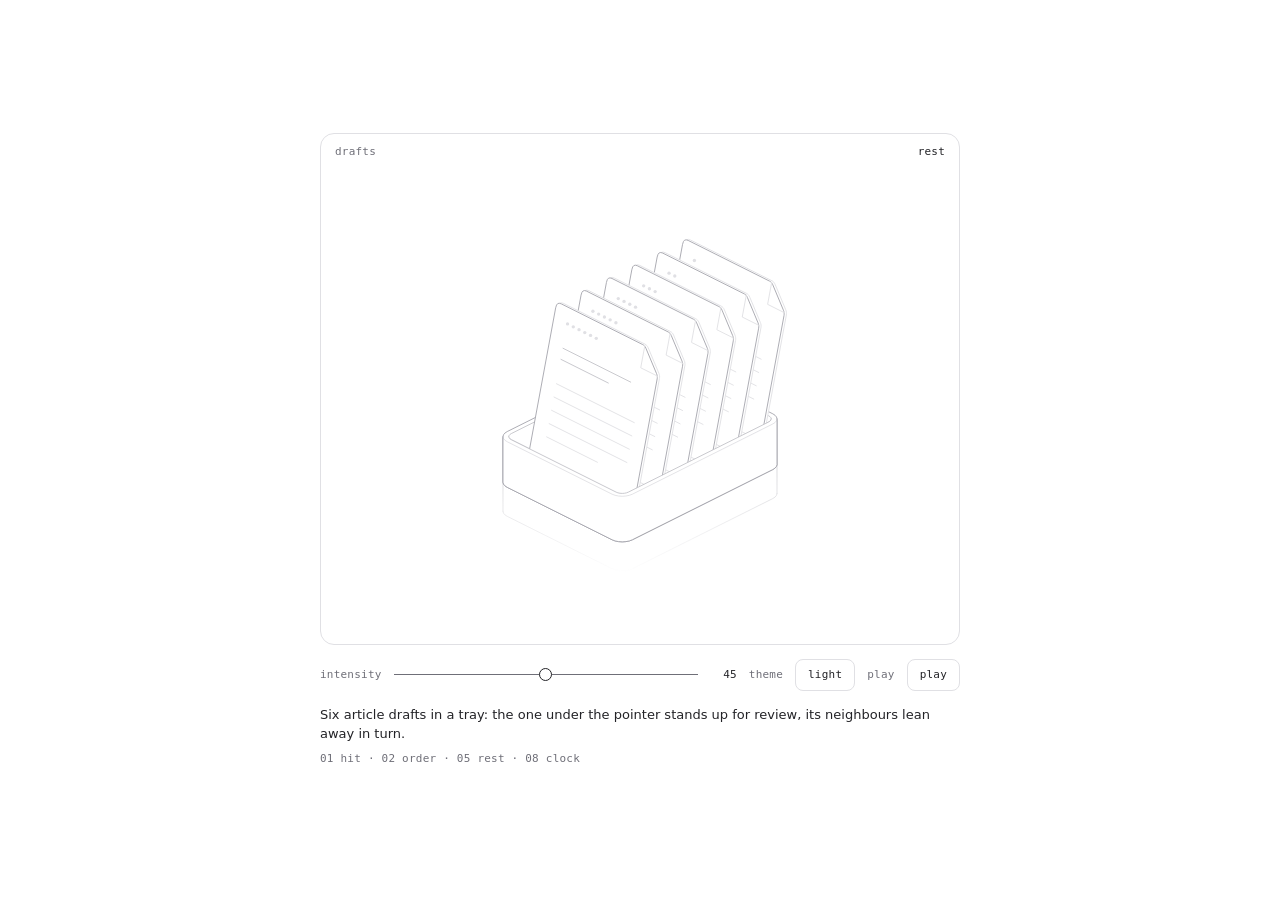
<file: assets/figures/hairline-drafts.html>
<!doctype html>
<html lang="en">
<head>
<meta charset="utf-8">
<meta name="viewport" content="width=device-width, initial-scale=1">
<title>Hairline figure</title>
<link rel="icon" href="data:,">
<style>
  :root { color-scheme: light; --ground: #ffffff; --ink: #232327; --muted: #6f6f78; --line: #e0e0e4; }
  @media (prefers-color-scheme: dark) {
    :root:not([data-theme="light"]) { color-scheme: dark; --ground: #08090a; --ink: #d0d6e0; --muted: #8a8c95; --line: #29292d; }
  }
  :root[data-theme="dark"] { color-scheme: dark; --ground: #08090a; --ink: #d0d6e0; --muted: #8a8c95; --line: #29292d; }
  :root[data-theme="light"] { color-scheme: light; }
  * { box-sizing: border-box; }
  body {
    margin: 0; min-height: 100vh; display: grid; place-items: center; padding: 24px 16px;
    background: var(--ground); color: var(--ink);
    font: 13px/1.5 ui-sans-serif, system-ui, -apple-system, "Segoe UI", sans-serif; -webkit-font-smoothing: antialiased;
  }
  main { width: 100%; max-width: 640px; }
  .plate { position: relative; border: 1px solid var(--line); border-radius: 14px; overflow: hidden; }
  .tag, .label, output, button { font: 11px/1 ui-monospace, SFMono-Regular, Menlo, Consolas, monospace; letter-spacing: 0.02em; }
  .tag { position: absolute; top: 12px; z-index: 1; color: var(--muted); pointer-events: none; }
  #name { left: 14px; }
  #read { right: 14px; color: var(--ink); font-variant-numeric: tabular-nums; }
  .controls { display: flex; flex-wrap: wrap; align-items: center; gap: 4px 12px; margin-top: 14px; }
  .label { color: var(--muted); }
  input[type="range"] {
    flex: 1 1 96px; min-width: 0; height: 32px; margin: 0; background: transparent; cursor: pointer;
    -webkit-appearance: none; appearance: none;
  }
  input[type="range"]::-webkit-slider-runnable-track { height: 1px; background: var(--muted); }
  input[type="range"]::-webkit-slider-thumb {
    -webkit-appearance: none; width: 13px; height: 13px; margin-top: -6px; border-radius: 50%;
    border: 1px solid var(--ink); background: var(--ground);
  }
  input[type="range"]::-moz-range-track { height: 1px; background: var(--muted); }
  input[type="range"]::-moz-range-thumb { width: 11px; height: 11px; border-radius: 50%; border: 1px solid var(--ink); background: var(--ground); }
  input[type="range"]:focus-visible, button:focus-visible { outline: 1.5px solid var(--ink); outline-offset: 2px; }
  output { min-width: 4ch; text-align: right; font-variant-numeric: tabular-nums; }
  button {
    height: 32px; padding: 0 12px; border: 1px solid var(--line); border-radius: 8px;
    background: transparent; color: var(--ink); cursor: pointer;
  }
  #play[aria-pressed="true"] { background: var(--ink); color: var(--ground); border-color: var(--ink); }
  #means { margin: 14px 0 0; text-wrap: pretty; }
  #rules { margin: 6px 0 0; line-height: 1.6; }
  #error { margin: 12px 0 0; padding-left: 10px; border-left: 1px solid var(--ink); }
</style>
</head>
<body>
<main>
  <div class="plate">
    <span class="tag" id="name"></span>
    <span class="tag" id="read"></span>
    <div id="stage"></div>
  </div>
  <div class="controls">
    <label class="label" for="intensity">intensity</label>
    <input id="intensity" type="range" min="0" max="1" step="0.01" value="0.5">
    <output id="value" for="intensity"></output>
    <span class="label">theme</span>
    <button id="theme" type="button" aria-label="Switch between the light and the dark theme"></button>
    <span class="label">play</span>
    <button id="play" type="button" aria-pressed="false">play</button>
  </div>
  <p id="means"></p>
  <p id="rules" class="label"></p>
  <p id="error" role="alert" hidden></p>
</main>
<script id="hl-kernel">
/* hairline kernel sha256:346b48bdef2cdfafd5343eba01494255cf75f9c078e6fcd1aafc62bab62980a1 */
/*
 * HL: everything a figure may call. Read this index; the code under it is the
 * package's src/core, unchanged, and a figure should not need to read it.
 *
 * Every figure is drawn in a 400 × 320 viewBox. World space is x/y on the
 * ground and z up. Plates are filled with the ground colour and painted back
 * to front, so a nearer one covers a farther one: append in that order. At
 * the default camera, Cam(45, 0.5, S), +x runs down to the right and +y down
 * to the left, so the corner with the largest x and y is nearest the viewer:
 * append by ascending x + y, from the far corner (smallest x and y) to it.
 *
 * Camera
 *   Cam(azDeg, k, S)                       a camera: azimuth in degrees, k = sin(elevation) (0.5 is the 2:1 view), S = scale
 *   fit(C, points, cx, cy)                 centres the box of [x, y, z] points on (cx, cy); call it once, before proj
 *                                          it only centres, it never scales: choose S by trying values, with the most extreme pose in points.
 *                                          The six figures use S 1.42 to 2.12; the boxes they fit come out 230 to 310 wide and 180 to 245 tall
 *   proj(C)                                returns P(x, y, z), which gives [sx, sy]
 *   unproj(C, sx, sy, z)                   the world [x, y] under a screen point, on the plane at height z
 *   facing(C)                              returns front(sample): whether a ring sample faces the camera
 * Rounded solids
 *   rrect(u0, v0, u1, v1, r, n)            a rounded rectangle, as a ring of samples {u, v, nu, nv}
 *   circ(R, n)                             a circle, as a ring
 *   rings(x0, y0, x1, y1, r, b)            [ring, inner]: a rounded footprint and its crease ring, inset by b
 *                                          r, the corner radius, is cut to half the shorter side. b, the crease's inset in world units
 *                                          (0.6 to 2.2 in the figures), must stay under half the shorter side or the crease turns inside out
 *   prism(P, front, ring, inner, z0, z1)   {sil, crease}: a solid standing from z0 to z1, as two path strings
 *   ringAt(P, ring, z)                     the ring's points, projected at height z
 *   run(ring, keep)                        the one cyclic run of samples that pass keep
 *   hull(points)                           the convex hull of screen points
 *   extremes(P, ring)                      [left, right, nearest] samples: where dashed drops fall from
 *   fillet(points, radii, n)               rounds every vertex of a closed polygon; returns the new points
 *                                          radii is an array, one radius per vertex, each cut to half its shorter edge; a single number gives NaN.
 *                                          n is the steps round each corner, default 4: each vertex becomes n + 1 points
 *   ghost(P, front, ring, z0, depth)       a reflection's path {d, y0, y1}; reflect() draws it for you
 * Paths and numbers
 *   poly(points)                           a closed path string
 *   open(points)                           an open polyline string
 *   seg(a, b)                              one segment between two screen points [sx, sy], as its own subpath; project world points with P first
 *   clamp(v, a, b)
 *   lerp(a, b, t)
 *   rad(deg)
 *   r2(n)                                  two decimals
 * The continuous clock: one spring per moving number
 *   spring(x, opts)                        at rest on x; write .t to retarget; opts {k, c, m, eps}, default k 100, c 18, m 1
 *   stepS(sp, dt)                          advances by dt seconds; returns whether it is still moving
 * The discrete clock: a 700ms tween on (.32, .72, 0, 1)
 *   tween(v, dur)                          at rest on v; dur defaults to 700 (ms)
 *   tset(tw, to, now, delay)               retargets from where it is, after delay ms: the stagger
 *                                          the same target again does nothing, so calling it on every pointer move is safe
 *   tval(tw, now)                          its value at now
 *   tdone(tw, now)                         whether it has landed
 *   bezier(x1, y1, x2, y2)                 a CSS cubic-bezier, as a function of progress
 *   EASE_LIFT                              the lift curve itself
 *   reducedMotion()                        true when the reader asked for less motion; springs and tweens already land at once
 *   setReducedMotion(on)                   the loop's business, not a figure's
 * Drawing
 *   mk(tag, attrs, parent)                 one svg element: the only way a figure makes a node
 *   solid(parent)                          {g, sil, cr}: a group holding a silhouette path and a crease path
 *   put(solid, paths)                      writes prism()'s {sil, crease} into solid()'s {sil, cr}: sil into sil, crease into cr
 *   flatDot(parent, C, r, cls)             a dot lying on the ground plane; cls is "dot", "dot m" or "dot off"
 *   place(el, point)                       moves a dot or a circle to [sx, sy]
 *   reflect(svg, parent, P, front, ring, z0, depth)   a fading mirror under a solid
 *   fade(svg, y0, y1, a0)                  a vertical fade, as a mask; returns the value for a mask attribute
 * Life
 *   register(stage, tick)                  joins the one frame loop; tick(dt in seconds, now in ms) returns true to ask for another frame; gives {wake, unregister}
 *   pointer(stage, handlers)               {move(point), down(point), leave()}, points in viewBox units; returns its disposer
 *   disposer()                             {add, on, dispose}: collects tear-down, so destroy is bag.dispose
 * The bench's business, not a figure's
 *   css(lightDark)
 *   inject(root)
 *   tour(stage, stops, onStop)             an unseen pointer that walks the stops, [x, y] in viewBox units or null to leave, and gives way to a real one; onStop(i) on each arrival; returns {stop}
 *   LAP                                    the default stops: a diamond around the centre, then a leave
 *
 * Classes, on path, polygon, ellipse and line. They are the whole palette; a
 * figure sets no colour, width or fill of its own.
 *     (none)   filled with the ground colour, medium stroke
 *     sil      the silhouette's stroke        hi    the bright stroke: the only highlight
 *     lo       the dim stroke                 nf    no fill        fo   fill only, no stroke
 *     dash     a dashed guide
 *     dot      a bright dot                   dot m   a medium dot     dot off   a dim dot
 */
var HL = (() => {
  var __defProp = Object.defineProperty;
  var __getOwnPropDesc = Object.getOwnPropertyDescriptor;
  var __getOwnPropNames = Object.getOwnPropertyNames;
  var __hasOwnProp = Object.prototype.hasOwnProperty;
  var __export = (target, all) => {
    for (var name in all)
      __defProp(target, name, { get: all[name], enumerable: true });
  };
  var __copyProps = (to, from, except, desc) => {
    if (from && typeof from === "object" || typeof from === "function") {
      for (let key of __getOwnPropNames(from))
        if (!__hasOwnProp.call(to, key) && key !== except)
          __defProp(to, key, { get: () => from[key], enumerable: !(desc = __getOwnPropDesc(from, key)) || desc.enumerable });
    }
    return to;
  };
  var __toCommonJS = (mod) => __copyProps(__defProp({}, "__esModule", { value: true }), mod);

  // packages/hairline/src/core/kernel.ts
  var kernel_exports = {};
  __export(kernel_exports, {
    Cam: () => Cam,
    EASE_LIFT: () => EASE_LIFT,
    LAP: () => LAP,
    bezier: () => bezier,
    circ: () => circ,
    clamp: () => clamp,
    css: () => css,
    disposer: () => disposer,
    extremes: () => extremes,
    facing: () => facing,
    fade: () => fade,
    fillet: () => fillet,
    fit: () => fit,
    flatDot: () => flatDot,
    ghost: () => ghost,
    hull: () => hull,
    inject: () => inject,
    lerp: () => lerp,
    mk: () => mk,
    open: () => open,
    place: () => place,
    pointer: () => pointer,
    poly: () => poly,
    prism: () => prism,
    proj: () => proj,
    put: () => put,
    r2: () => r2,
    rad: () => rad,
    reducedMotion: () => reducedMotion,
    reflect: () => reflect,
    register: () => register,
    ringAt: () => ringAt,
    rings: () => rings,
    rrect: () => rrect,
    run: () => run,
    seg: () => seg,
    setReducedMotion: () => setReducedMotion,
    solid: () => solid,
    spring: () => spring,
    stepS: () => stepS,
    tdone: () => tdone,
    tour: () => tour,
    tset: () => tset,
    tval: () => tval,
    tween: () => tween,
    unproj: () => unproj
  });

  // packages/hairline/src/core/iso.ts
  var clamp = (v, a, b) => Math.max(a, Math.min(b, v));
  var lerp = (a, b, t) => a + (b - a) * t;
  var rad = (d) => d * Math.PI / 180;
  var r2 = (n) => Math.round(n * 100) / 100;
  var poly = (pts) => "M" + pts.map((p) => r2(p[0]) + " " + r2(p[1])).join("L") + "Z";
  var seg = (a, b) => `M${r2(a[0])} ${r2(a[1])}L${r2(b[0])} ${r2(b[1])}`;
  var open = (pts) => pts.length < 2 ? "" : "M" + pts.map((p) => r2(p[0]) + " " + r2(p[1])).join("L");
  var Cam = (azDeg, k, S) => ({ az: rad(azDeg), k, S, ox: 0, oy: 0 });
  function proj(C) {
    const c = Math.cos(C.az), s = Math.sin(C.az), zf = Math.sqrt(1 - C.k * C.k);
    return (x, y, z) => {
      const X = x * c - y * s, Y = x * s + y * c;
      return [C.ox + C.S * X, C.oy + C.S * (Y * C.k - z * zf)];
    };
  }
  function unproj(C, sx, sy, z) {
    const c = Math.cos(C.az), s = Math.sin(C.az), zf = Math.sqrt(1 - C.k * C.k);
    const X = (sx - C.ox) / C.S, Y = ((sy - C.oy) / C.S + z * zf) / C.k;
    return [X * c + Y * s, -X * s + Y * c];
  }
  function fit(C, pts, cx, cy) {
    C.ox = 0;
    C.oy = 0;
    const P = proj(C);
    let a = 1e9, b = -1e9, c = 1e9, d = -1e9;
    for (const p of pts) {
      const q = P(p[0], p[1], p[2]);
      a = Math.min(a, q[0]);
      b = Math.max(b, q[0]);
      c = Math.min(c, q[1]);
      d = Math.max(d, q[1]);
    }
    C.ox = cx - (a + b) / 2;
    C.oy = cy - (c + d) / 2;
  }
  function rrect(u0, v0, u1, v1, r, n = 4) {
    r = Math.max(0, Math.min(r, (u1 - u0) / 2, (v1 - v0) / 2));
    const out = [];
    for (const [cu, cv, a0] of [[u1 - r, v1 - r, 0], [u0 + r, v1 - r, 90], [u0 + r, v0 + r, 180], [u1 - r, v0 + r, 270]])
      for (let k = 0; k <= n; k++) {
        const a = rad(a0 + 90 * k / n), ca = Math.cos(a), sa = Math.sin(a);
        out.push({ u: cu + r * ca, v: cv + r * sa, nu: ca, nv: sa });
      }
    return out;
  }
  function circ(R, n = 96) {
    const out = [];
    for (let k = 0; k < n; k++) {
      const a = k / n * Math.PI * 2, ca = Math.cos(a), sa = Math.sin(a);
      out.push({ u: R * ca, v: R * sa, nu: ca, nv: sa });
    }
    return out;
  }
  function hull(input) {
    const pts = input.slice().sort((a, b) => a[0] - b[0] || a[1] - b[1]);
    const x = (o, a, b) => (a[0] - o[0]) * (b[1] - o[1]) - (a[1] - o[1]) * (b[0] - o[0]);
    const lo = [], up = [];
    for (const p of pts) {
      while (lo.length > 1 && x(lo[lo.length - 2], lo[lo.length - 1], p) <= 0) lo.pop();
      lo.push(p);
    }
    for (let i = pts.length - 1; i >= 0; i--) {
      const p = pts[i];
      while (up.length > 1 && x(up[up.length - 2], up[up.length - 1], p) <= 0) up.pop();
      up.push(p);
    }
    lo.pop();
    up.pop();
    return lo.concat(up);
  }
  var ringAt = (P, ring, z) => ring.map((q) => P(q.u, q.v, z));
  var facing = (C) => {
    const s = Math.sin(C.az), c = Math.cos(C.az);
    return (q) => q.nu * s + q.nv * c >= -1e-6;
  };
  function run(ring, keep) {
    const n = ring.length;
    let s = -1;
    for (let i = 0; i < n; i++) if (keep(ring[i]) && !keep(ring[(i + n - 1) % n])) {
      s = i;
      break;
    }
    if (s < 0) return keep(ring[0]) ? ring.slice() : [];
    const out = [];
    for (let k = 0; k < n && keep(ring[(s + k) % n]); k++) out.push(ring[(s + k) % n]);
    return out;
  }
  function prism(P, front, ring, inner, z0, z1) {
    return {
      sil: poly(hull(ringAt(P, ring, z1).concat(ringAt(P, ring, z0)))),
      crease: inner ? open(ringAt(P, run(inner, front), z1)) : ""
    };
  }
  var rings = (x0, y0, x1, y1, r, b) => [
    rrect(x0, y0, x1, y1, r),
    rrect(x0 + b, y0 + b, x1 - b, y1 - b, Math.max(0.3, r - b))
  ];
  function extremes(P, ring) {
    const pr = ring.map((q) => P(q.u, q.v, 0));
    let a = 0, b = 0, c = 0;
    pr.forEach((p, k) => {
      if (p[0] < pr[a][0]) a = k;
      if (p[0] > pr[b][0]) b = k;
      if (p[1] > pr[c][1]) c = k;
    });
    return [ring[a], ring[b], ring[c]];
  }
  function fillet(pts, rs, n = 4) {
    const m = pts.length, out = [];
    for (let i = 0; i < m; i++) {
      const a = pts[(i + m - 1) % m], p = pts[i], b = pts[(i + 1) % m];
      const la = Math.hypot(a[0] - p[0], a[1] - p[1]), lb = Math.hypot(b[0] - p[0], b[1] - p[1]);
      const t = Math.min(rs[i], la / 2, lb / 2);
      const p1 = [p[0] + (a[0] - p[0]) / la * t, p[1] + (a[1] - p[1]) / la * t];
      const p2 = [p[0] + (b[0] - p[0]) / lb * t, p[1] + (b[1] - p[1]) / lb * t];
      for (let k = 0; k <= n; k++) {
        const s = k / n, w = 1 - s;
        out.push([w * w * p1[0] + 2 * w * s * p[0] + s * s * p2[0], w * w * p1[1] + 2 * w * s * p[1] + s * s * p2[1]]);
      }
    }
    return out;
  }
  function ghost(P, front, ring, z0, depth) {
    const f = run(ring, front), lowP = ringAt(P, f, z0 - depth);
    return {
      d: open(lowP) + [f[0], f[f.length - 1]].map((q) => seg(P(q.u, q.v, z0), P(q.u, q.v, z0 - depth))).join(""),
      y0: Math.min(...ringAt(P, f, z0).map((p) => p[1])),
      y1: Math.max(...lowP.map((p) => p[1])) + 2
    };
  }

  // packages/hairline/src/core/motion.ts
  var reduced = false;
  var setReducedMotion = (on) => {
    reduced = on;
  };
  var reducedMotion = () => reduced;
  function spring(x, o = {}) {
    return { x, v: 0, t: x, k: o.k ?? 100, c: o.c ?? 18, m: o.m ?? 1, eps: o.eps ?? 0.01 };
  }
  function stepS(sp, dt) {
    if (reduced) {
      sp.x = sp.t;
      sp.v = 0;
      return false;
    }
    const n = Math.max(1, Math.ceil(dt * 240)), h = dt / n;
    for (let i = 0; i < n; i++) {
      const a = (-sp.k * (sp.x - sp.t) - sp.c * sp.v) / sp.m;
      sp.v += a * h;
      sp.x += sp.v * h;
    }
    if (Math.abs(sp.x - sp.t) < sp.eps && Math.abs(sp.v) < sp.eps * 10) {
      sp.x = sp.t;
      sp.v = 0;
      return false;
    }
    return true;
  }
  function bezier(x1, y1, x2, y2) {
    const cx = 3 * x1, bx = 3 * (x2 - x1) - cx, ax = 1 - cx - bx;
    const cy = 3 * y1, by = 3 * (y2 - y1) - cy, ay = 1 - cy - by;
    const X = (u) => ((ax * u + bx) * u + cx) * u;
    const Y = (u) => ((ay * u + by) * u + cy) * u;
    const dX = (u) => (3 * ax * u + 2 * bx) * u + cx;
    return (t) => {
      if (t <= 0) return 0;
      if (t >= 1) return 1;
      let u = t;
      for (let i = 0; i < 8; i++) {
        const e = X(u) - t;
        if (Math.abs(e) < 1e-5) break;
        const d = dX(u);
        if (Math.abs(d) < 1e-6) break;
        u -= e / d;
      }
      if (!(u >= 0 && u <= 1) || Math.abs(X(u) - t) > 1e-4) {
        let lo = 0, hi = 1;
        u = t;
        for (let i = 0; i < 24; i++) {
          if (X(u) < t) lo = u;
          else hi = u;
          u = (lo + hi) / 2;
        }
      }
      return Y(u);
    };
  }
  var EASE_LIFT = bezier(0.32, 0.72, 0, 1);
  var tween = (v, dur = 700) => ({ from: v, to: v, t0: -1e9, dur });
  var tval = (tw, now) => {
    const p = clamp((now - tw.t0) / tw.dur, 0, 1);
    return tw.from + (tw.to - tw.from) * (reduced ? 1 : EASE_LIFT(p));
  };
  var tset = (tw, to, now, delay) => {
    if (tw.to === to) return;
    tw.from = tval(tw, now);
    tw.to = to;
    tw.t0 = now + delay;
  };
  var tdone = (tw, now) => reduced || now >= tw.t0 + tw.dur;

  // packages/hairline/src/core/stage.ts
  var NS = "http://www.w3.org/2000/svg";
  function mk(tag, attrs, parent) {
    const e = document.createElementNS(NS, tag);
    if (attrs) for (const k in attrs) e.setAttribute(k, String(attrs[k]));
    if (parent) parent.appendChild(e);
    return e;
  }
  function solid(parent) {
    const g = mk("g", {}, parent);
    return { g, sil: mk("path", { class: "sil" }, g), cr: mk("path", { class: "nf lo" }, g) };
  }
  var put = (el, s) => {
    el.sil.setAttribute("d", s.sil);
    el.cr.setAttribute("d", s.crease);
  };
  var flatDot = (parent, C, r, cls) => mk("ellipse", { rx: r2(r * C.S), ry: r2(r * C.S * C.k), class: cls }, parent);
  var place = (el, q) => {
    el.setAttribute("cx", String(r2(q[0])));
    el.setAttribute("cy", String(r2(q[1])));
  };
  var fid = 0;
  function fade(svg, y0, y1, a0 = 0.7) {
    const id = "hl-fd" + ++fid, defs = mk("defs", {}, svg);
    const lg = mk("linearGradient", { id: id + "g", gradientUnits: "userSpaceOnUse", x1: 0, y1: r2(y0), x2: 0, y2: r2(y1) }, defs);
    mk("stop", { offset: 0, "stop-color": "#fff", "stop-opacity": a0 }, lg);
    mk("stop", { offset: 1, "stop-color": "#fff", "stop-opacity": 0 }, lg);
    const m = mk("mask", { id, maskUnits: "userSpaceOnUse", x: 0, y: 0, width: 400, height: 320 }, defs);
    mk("rect", { x: 0, y: 0, width: 400, height: 320, fill: `url(#${id}g)` }, m);
    return `url(#${id})`;
  }
  function reflect(svg, parent, P, front, ring, z0, depth) {
    const r = ghost(P, front, ring, z0, depth);
    const gh = mk("g", { class: "ghost", mask: fade(svg, r.y0, r.y1) }, parent);
    mk("path", { d: r.d }, gh);
  }
  var boards = [];
  var byStage = /* @__PURE__ */ new Map();
  var raf = 0;
  var last = 0;
  var io = null;
  var rm = null;
  function frame() {
    const now = performance.now();
    const dt = Math.min(0.05, Math.max(0, (now - last) / 1e3));
    last = now;
    let any = false;
    for (const b of boards.slice()) if (b.vis && b.awake) {
      try {
        b.awake = !!b.tick(dt, now);
      } catch (err) {
        b.awake = false;
        setTimeout(() => {
          throw err;
        });
      }
      any = any || b.awake;
    }
    raf = any ? requestAnimationFrame(frame) : 0;
  }
  function wake(b) {
    b.awake = true;
    if (!raf) {
      last = performance.now();
      raf = requestAnimationFrame(frame);
    }
  }
  var onMotion = () => {
    setReducedMotion(!!rm?.matches);
    boards.forEach(wake);
  };
  function start() {
    if (io) return;
    io = new IntersectionObserver((es) => {
      for (const e of es) {
        const set = byStage.get(e.target);
        if (!set) continue;
        for (const b of set) {
          b.vis = e.isIntersecting;
          if (b.vis) wake(b);
        }
      }
    }, { rootMargin: "80px" });
    rm = matchMedia("(prefers-reduced-motion: reduce)");
    setReducedMotion(rm.matches);
    rm.addEventListener("change", onMotion);
  }
  function stop() {
    if (raf) cancelAnimationFrame(raf);
    raf = 0;
    io?.disconnect();
    io = null;
    rm?.removeEventListener("change", onMotion);
    rm = null;
  }
  function register(stage, tick) {
    start();
    const b = { stage, tick, vis: false, awake: true };
    boards.push(b);
    const peers = byStage.get(stage);
    if (peers) {
      for (const p of peers) b.vis = p.vis;
      peers.add(b);
      if (b.vis) wake(b);
    } else {
      byStage.set(stage, /* @__PURE__ */ new Set([b]));
      io.observe(stage);
    }
    tick(0, performance.now());
    let gone = false;
    return {
      wake: () => {
        if (!gone) wake(b);
      },
      unregister: () => {
        if (gone) return;
        gone = true;
        boards = boards.filter((x) => x !== b);
        const set = byStage.get(stage);
        if (set) {
          set.delete(b);
          if (!set.size) {
            byStage.delete(stage);
            io?.unobserve(stage);
          }
        }
        if (!boards.length) stop();
      }
    };
  }
  var handlers = /* @__PURE__ */ new WeakMap();
  var touring = /* @__PURE__ */ new WeakMap();
  function pointer(stage, on) {
    handlers.set(stage, on);
    let tm = 0;
    const pt = (e) => {
      const r = stage.getBoundingClientRect();
      return [(e.clientX - r.left) / r.width * 400, (e.clientY - r.top) / r.height * 320];
    };
    const move = (e) => {
      clearTimeout(tm);
      touring.get(stage)?.hold();
      on.move(pt(e), e);
    };
    const down = (e) => {
      clearTimeout(tm);
      touring.get(stage)?.hold();
      if (e.pointerType !== "mouse") stage.releasePointerCapture?.(e.pointerId);
      if (on.down) on.down(pt(e), e);
      else on.move(pt(e), e);
    };
    const leave = (e) => {
      clearTimeout(tm);
      tm = window.setTimeout(() => {
        on.leave(e);
        touring.get(stage)?.release();
      }, e.pointerType === "mouse" ? 0 : 1400);
    };
    stage.addEventListener("pointermove", move);
    stage.addEventListener("pointerdown", down);
    stage.addEventListener("pointerleave", leave);
    return () => {
      clearTimeout(tm);
      if (handlers.get(stage) === on) handlers.delete(stage);
      stage.removeEventListener("pointermove", move);
      stage.removeEventListener("pointerdown", down);
      stage.removeEventListener("pointerleave", leave);
    };
  }
  var LAP = [[128, 150], [200, 118], [272, 150], [200, 206], null];
  var TRAVEL = 900;
  var DWELL = 1200;
  var REST = 1800;
  var RESUME = 1200;
  var STAGGER = 450;
  var GHOST = { pointerType: "ghost" };
  var started = 0;
  function entry([x, y]) {
    const dx = x - 200, dy = y - 160;
    if (!dx && !dy) return [200, 320];
    const k = Math.min(dx ? (dx > 0 ? 200 : -200) / dx : Infinity, dy ? (dy > 0 ? 160 : -160) / dy : Infinity);
    return [200 + dx * k, 160 + dy * k];
  }
  function tour(stage, stops, onStop) {
    let i = 0;
    let wait = RESUME + STAGGER * (started++ % 4);
    let t = -1;
    let at = null;
    let origin = [200, 320];
    let hand = false, keys = stage.contains(stage.ownerDocument.activeElement);
    let gone = false;
    const leave = () => {
      at = null;
      t = -1;
      handlers.get(stage)?.leave(GHOST);
    };
    const tick = (dt) => {
      if (hand || keys || !stops.length) return false;
      if (reducedMotion()) {
        if (at) leave();
        return false;
      }
      if (wait > 0) {
        wait -= dt * 1e3;
        return true;
      }
      const stop2 = stops[i];
      if (stop2 === null) {
        if (at) leave();
        onStop?.(i);
        i = (i + 1) % stops.length;
        wait = REST;
        return true;
      }
      const h = handlers.get(stage);
      if (!h) return true;
      if (t < 0) {
        origin = at ?? entry(stop2);
        t = 0;
      }
      t = Math.min(TRAVEL, t + dt * 1e3);
      const k = EASE_LIFT(t / TRAVEL);
      at = [origin[0] + (stop2[0] - origin[0]) * k, origin[1] + (stop2[1] - origin[1]) * k];
      h.move(at, GHOST);
      if (t < TRAVEL) return true;
      onStop?.(i);
      i = (i + 1) % stops.length;
      t = -1;
      wait = DWELL;
      return true;
    };
    const take = () => {
      at = null;
      t = -1;
    };
    const give = () => {
      if (hand || keys) return;
      i = 0;
      t = -1;
      wait = RESUME;
      board.wake();
    };
    const me = {
      hold: () => {
        hand = true;
        take();
      },
      release: () => {
        if (!hand) return;
        hand = false;
        give();
      }
    };
    const focusIn = () => {
      keys = true;
      take();
    };
    const focusOut = (e) => {
      if (keys && !stage.contains(e.relatedTarget)) {
        keys = false;
        give();
      }
    };
    stage.addEventListener("focusin", focusIn);
    stage.addEventListener("focusout", focusOut);
    touring.set(stage, me);
    const board = register(stage, tick);
    return {
      stop: () => {
        if (gone) return;
        gone = true;
        board.unregister();
        stage.removeEventListener("focusin", focusIn);
        stage.removeEventListener("focusout", focusOut);
        if (touring.get(stage) === me) touring.delete(stage);
        if (at) leave();
      }
    };
  }
  function disposer() {
    let fns = [];
    return {
      add: (fn) => {
        fns.push(fn);
      },
      on: (target, type, fn, opts) => {
        const h = fn;
        target.addEventListener(type, h, opts);
        fns.push(() => target.removeEventListener(type, h, opts));
      },
      dispose: () => {
        const run2 = fns;
        fns = [];
        for (let i = run2.length - 1; i >= 0; i--) run2[i]();
      }
    };
  }

  // packages/hairline/src/core/styles.ts
  var LIGHT = { plate: "#ffffff", hi: "#232327", edge: "#a4a4ac", mid: "#c3c3c9", lo: "#e0e0e4" };
  var DARK = { plate: "#08090a", hi: "#d0d6e0", edge: "#5b5d64", mid: "#3e3e44", lo: "#29292d" };
  var KEYS = ["plate", "hi", "edge", "mid", "lo"];
  var vars = (p) => KEYS.map((k) => `--hl-${k}:var(--hairline-${k},${p[k]});`).join("");
  var EASE = "cubic-bezier(0.5,0,0.1,1)";
  var SVG = ":where([data-hairline]>svg)";
  function css(lightDark) {
    const both = Object.fromEntries(KEYS.map((k) => [k, `light-dark(${LIGHT[k]},${DARK[k]})`]));
    return [
      // the box, and the palette: light unless something below says otherwise
      `:where([data-hairline]){display:block;position:relative;aspect-ratio:5/4;touch-action:pan-y;user-select:none;-webkit-user-select:none;--hl-sw:var(--hairline-stroke,0.9);${vars(LIGHT)}}`,
      // the page's color-scheme
      lightDark ? `:where([data-hairline]){${vars(both)}}` : "",
      // an ancestor that says dark
      `:where(.dark,[data-theme="dark"]) :where([data-hairline]){${vars(DARK)}}`,
      // the figure's own theme option
      `:where([data-hairline][data-hairline-theme="light"]){${vars(LIGHT)}}`,
      `:where([data-hairline][data-hairline-theme="dark"]){${vars(DARK)}}`,
      `:where([data-hairline]:focus-visible){outline:1.5px solid var(--hl-hi);outline-offset:2px}`,
      `${SVG}{position:absolute;inset:0;width:100%;height:100%;display:block}`,
      // Riffle's live region: read, not seen
      `:where([data-hairline]>[data-hairline-live]){position:absolute;width:1px;height:1px;margin:-1px;padding:0;border:0;overflow:hidden;clip-path:inset(50%);white-space:nowrap}`,
      // the drawing: plates are filled with the plate colour and painted back to front
      `${SVG} :where(path,polygon,ellipse,line){fill:var(--hl-plate);stroke:var(--hl-mid);stroke-width:var(--hl-sw);vector-effect:non-scaling-stroke;stroke-linejoin:round;stroke-linecap:round;transition:stroke 260ms ${EASE}}`,
      `${SVG} :where(.nf){fill:none}`,
      `${SVG} :where(.fo){stroke:none}`,
      `${SVG} :where(.sil){stroke:var(--hl-edge)}`,
      `${SVG} :where(.hi){stroke:var(--hl-hi)}`,
      `${SVG} :where(.lo){stroke:var(--hl-lo)}`,
      `${SVG} :where(.dash){stroke-dasharray:1 3}`,
      `${SVG} :where(.dot){stroke:none;fill:var(--hl-hi);transition:fill 260ms ${EASE}}`,
      `${SVG} :where(.dot.m){fill:var(--hl-edge)}`,
      `${SVG} :where(.dot.off){fill:var(--hl-lo)}`,
      `${SVG} :where(.ghost path){fill:none;stroke:var(--hl-mid)}`
    ].join("");
  }
  var done = /* @__PURE__ */ new WeakSet();
  function inject(root) {
    if (done.has(root)) return;
    done.add(root);
    const doc = root.nodeType === 9 ? root : root.ownerDocument;
    const win = doc.defaultView;
    const text = css(!!win?.CSS?.supports?.("color", "light-dark(#000,#fff)"));
    if (win && "adoptedStyleSheets" in root) {
      try {
        const sheet = new win.CSSStyleSheet();
        sheet.replaceSync(text);
        root.adoptedStyleSheets = [...root.adoptedStyleSheets, sheet];
        return;
      } catch {
      }
    }
    const style = doc.createElement("style");
    style.setAttribute("data-hairline-style", "");
    style.textContent = text;
    (root.nodeType === 9 ? doc.head ?? doc.documentElement : root).appendChild(style);
  }
  return __toCommonJS(kernel_exports);
})();
/* /hairline kernel */
</script>
<script id="hl-bench">
/*
 * The bench: the page a figure is shown on. It makes the host and the svg the
 * way the package's mount does, hands them to the figure, and owns everything
 * around it: the read-out, the slider, the theme, the line under the stage.
 */
(() => {
  const RULES = ["hit", "order", "reach", "accent", "rest", "honesty", "cost", "clock", "radius", "quiet"];
  const $ = (id) => document.getElementById(id);
  const root = document.documentElement, params = new URLSearchParams(location.search);

  /* the theme: the system's until the switch is pressed, then the switch's */
  const dark = () => (root.dataset.theme ? root.dataset.theme === "dark" : matchMedia("(prefers-color-scheme: dark)").matches);
  const label = () => { $("theme").textContent = dark() ? "dark" : "light"; };
  $("theme").addEventListener("click", () => { root.dataset.theme = dark() ? "light" : "dark"; label(); });
  /* ?theme=light or ?theme=dark wins over the system's, as pressing the switch does */
  if (["light", "dark"].includes(params.get("theme"))) root.dataset.theme = params.get("theme");
  label();

  /* ?intensity=0 sets the slider before the figure mounts, for a look at either end */
  const i = (params.get("intensity") || "").trim();
  if (i && Number.isFinite(Number(i))) $("intensity").value = String(Math.min(1, Math.max(0, Number(i))));

  /* ?w=240 narrows the page, for a look at the size of a thumbnail */
  const w = Number(params.get("w"));
  if (w > 0) document.querySelector("main").style.maxWidth = w + "px";

  /* a figure that fails says so under the stage, instead of leaving an empty plate */
  addEventListener("error", (e) => {
    $("error").hidden = false;
    $("error").textContent = String((e.error && e.error.message) || e.message);
  });

  let mounted = false;
  window.hairline = (figure) => {
    if (mounted) throw new Error("hairline: one figure per page.");
    mounted = true;
    const stage = $("stage"), slider = $("intensity");

    /* intensity to the figure's own number: two straight lines that meet at 0.5, as in the package */
    const [lo, mid, hi] = figure.range;
    const at = (i) => Math.round((i <= 0.5 ? lo + (i / 0.5) * (mid - lo) : mid + ((i - 0.5) / 0.5) * (hi - mid)) * 1000) / 1000;

    HL.inject(document);
    stage.setAttribute("data-hairline", figure.name);
    stage.setAttribute("role", "img");
    stage.setAttribute("aria-label", figure.means);
    const svg = HL.mk("svg", { viewBox: "0 0 400 320", "aria-hidden": "true" }, stage);

    let text = null;
    const read = {
      get textContent() { return text; },
      set textContent(value) { text = value == null ? "" : String(value); $("read").textContent = text; },
    };

    document.title = "Hairline · " + figure.name;
    $("name").textContent = figure.name;
    $("means").textContent = figure.means;
    $("rules").textContent = figure.rules.map((n) => String(n).padStart(2, "0") + " " + RULES[n - 1]).join(" · ");
    const show = () => { $("value").textContent = String(at(Number(slider.value))); };
    show();

    const handle = figure.mount({ stage, svg, read }, at(Number(slider.value)));
    if (text === null) read.textContent = "rest";
    slider.addEventListener("input", () => { show(); handle.set(at(Number(slider.value))); });
    window.hairline.figure = handle;

    /* play: an unseen pointer walks the figure's tour (or HL.LAP) until a hand arrives; ?play=1 starts it on load */
    const play = $("play");
    window.hairline.playing = null;
    play.addEventListener("click", () => {
      const was = play.getAttribute("aria-pressed") === "true";
      if (was) { window.hairline.playing.stop(); window.hairline.playing = null; }
      else window.hairline.playing = HL.tour(stage, figure.tour || HL.LAP, (i) => { if (window.hairline.onStop) window.hairline.onStop(i); });
      play.setAttribute("aria-pressed", String(!was));
    });
    if (params.get("play") === "1") play.click();

    /* ?at=200,160 holds the pointer at a viewBox point, for a picture of the answer without a mouse */
    const p = (params.get("at") || "").split(",").map(Number);
    if (p.length === 2 && p.every(Number.isFinite)) {
      const r = stage.getBoundingClientRect();
      stage.dispatchEvent(new PointerEvent("pointermove", {
        pointerType: "mouse", pointerId: 1, bubbles: true,
        clientX: r.left + (p[0] / 400) * r.width, clientY: r.top + (p[1] / 320) * r.height,
      }));
    }
  };
})();
</script>
<script type="module" id="hl-figure">
/**
 * Drafts: a rounded tray holding six article sheets. The sheet under the
 * pointer stands up and lifts; the ones in front lean forward and the ones
 * behind lean back, staggered outwards from it. Each sheet carries a heading
 * bar, text lines and its number as dots in the top corner. At rest the front
 * sheet's sign-off mark is bright: the one waiting for approval. The slider is
 * the stagger, in ms.
 */
const {
  Cam, clamp, facing, fillet, fit, hull, open, poly, proj, rad, ringAt, rrect, run, seg,
  tdone, tset, tval, tween, disposer, mk, place, pointer, reflect, register,
} = HL;

const N = 6, W = 62, H = 80, G = 15, TK = 1.4;
const REST = -14, BACK = -26, FWD = 18, LIFT = 18;
const X0 = -6, X1 = W + 6, Y0 = -10, Y1 = (N - 1) * G + 10, WH = 22, WR = 6, WT = 2.4;

const LR = (pts) => (pts[0][0] <= pts[pts.length - 1][0] ? pts : pts.slice().reverse());

/** The tray: `far` painted before the sheets, `near` after them. */
function tray(P, front, outer, inner) {
  const far = [
    [poly(hull(ringAt(P, outer, 0).concat(ringAt(P, outer, WH)))), "sil"],
    [poly(ringAt(P, inner, WH)), "nf"],
    [open(ringAt(P, run(inner, (q) => !front(q)), 2.5)), "nf lo"],
  ];
  const iF = LR(ringAt(P, run(inner, front), WH)), oT = LR(ringAt(P, run(outer, front), WH)), oB = LR(ringAt(P, run(outer, front), 0));
  const near = [
    [poly([...iF, oT[oT.length - 1], ...oB.slice().reverse(), oT[0]]), "fo"],
    [open(oT), "nf lo"],
    [open(iF), "nf"],
    [open([oT[0], ...oB, oT[oT.length - 1]]), "nf sil"],
  ];
  return { far, near };
}

/** A sheet with one folded-down corner, upright in its own plane. */
const SHAPE = fillet([[0, 0], [W, 0], [W, H - 10], [W - 10, H], [0, H]], [1, 1, 1.2, 1.2, 2.6]);

/** Sheet i leaning th degrees and lifted by `lift`: its paths and where its dots sit. */
function pose(P, i, th, lift, n) {
  const yb = i * G, s = Math.sin(rad(th)), c = Math.cos(rad(th));
  const w = (u, v) => P(u, yb + v * s, v * c + lift);
  const wb = (u, v) => P(u, yb + v * s - TK * c, v * c + TK * s + lift);
  const dots = [];
  for (let k = 0; k < N; k++) dots.push(w(8 + k * 3.4, H - 7));
  return {
    back: poly(SHAPE.map((p) => wb(p[0], p[1]))),
    face: poly(SHAPE.map((p) => w(p[0], p[1]))),
    fold: open([w(W - 10, H), w(W - 10, H - 10), w(W, H - 10)]),
    head: seg(w(8, H - 18), w(W - 14, H - 18)) + seg(w(8, H - 23), w(W - 26, H - 23)),
    rules: [H - 34, H - 40, H - 46, H - 52, H - 58].map((v, k) => seg(w(8, v), w(W - (k === 4 ? 24 : 8), v))).join(""),
    sign: open([w(W - 22, 12), w(W - 8, 12)]),
    dots: dots.slice(0, n),
  };
}

function mount({ stage, svg, read }, value) {
  const bag = disposer();
  let stag = value;

  const C = Cam(45, 0.5, 1.5);
  fit(C, [[X0, Y0, 0], [X1, Y1, -8], [X1, Y0, 0], [X0, Y1, 0], [X0, Y0, H], [X1, Y0, H + LIFT]], 200, 166);
  const P = proj(C), front = facing(C);
  const outer = rrect(X0, Y0, X1, Y1, WR, 6), inner = rrect(X0 + WT, Y0 + WT, X1 - WT, Y1 - WT, WR - WT, 6);
  const paths = tray(P, front, outer, inner);

  const g = mk("g", {}, svg);
  reflect(svg, g, P, front, outer, 0, 14);
  for (const [d, cls] of paths.far) mk("path", { d, class: cls }, g);

  const sheets = [];
  for (let i = 0; i < N; i++) {
    const n = i + 1, grp = mk("g", {}, g);
    const back = mk("path", { class: "lo" }, grp), face = mk("path", { class: "sil" }, grp);
    const fold = mk("path", { class: "nf lo" }, grp), head = mk("path", { class: "nf" }, grp);
    const rules = mk("path", { class: "nf lo" }, grp), sign = mk("path", { class: "nf lo" }, grp);
    const dots = [];
    for (let k = 0; k < n; k++) dots.push(mk("circle", { r: 1.05, class: "dot off" }, grp));
    sheets.push({ n, back, face, fold, head, rules, sign, dots, a: tween(REST), z: tween(0) });
  }
  for (const [d, cls] of paths.near) mk("path", { d, class: cls }, g);

  // hit bands along the RESTING top edges, which never move
  const top = (i) => P(W / 2, i * G + H * Math.sin(rad(REST)), H * Math.cos(rad(REST)));
  const c0 = top(0), c1 = top(1), d = [c1[0] - c0[0], c1[1] - c0[1]];
  const px0 = P(0, 0, 0), px1 = P(1, 0, 0), ex = [px1[0] - px0[0], px1[1] - px0[1]];
  const HALF = W / 2 + 6, det = d[0] * ex[1] - d[1] * ex[0];
  function hit([x, y]) {
    const qx = x - c0[0], qy = y - c0[1];
    const s = (qx * ex[1] - qy * ex[0]) / det, r = (d[0] * qy - d[1] * qx) / det;
    if (Math.abs(r) > HALF || s < -0.5 || s > N + 1) return -1;
    return clamp(Math.round(s), 0, N - 1);
  }

  function draw(i, th, lift) {
    const sh = sheets[i], q = pose(P, i, th, lift, sh.n);
    sh.back.setAttribute("d", q.back);
    sh.face.setAttribute("d", q.face);
    sh.fold.setAttribute("d", q.fold);
    sh.head.setAttribute("d", q.head);
    sh.rules.setAttribute("d", q.rules);
    sh.sign.setAttribute("d", q.sign);
    sh.dots.forEach((el, k) => place(el, q.dots[k]));
  }

  const B = register(stage, (_dt, now) => {
    let moving = false;
    sheets.forEach((sh, i) => { draw(i, tval(sh.a, now), tval(sh.z, now)); if (!tdone(sh.a, now) || !tdone(sh.z, now)) moving = true; });
    return moving;
  });
  bag.add(B.unregister);

  let act = -2;
  /** Pulls sheet a; -1 puts them back, with the front sheet's sign-off line bright. */
  function setActive(a) {
    if (a === act) return;
    const now = performance.now(), from = a >= 0 ? a : Math.max(act, 0);
    act = a;
    sheets.forEach((sh, i) => {
      const delay = Math.abs(i - from) * stag;
      const th = a < 0 ? REST : i < a ? BACK : i > a ? FWD : 0;
      tset(sh.a, th, now, delay); tset(sh.z, a === i ? LIFT : 0, now, delay);
      sh.face.classList.toggle("hi", i === a);
      sh.sign.classList.toggle("hi", a < 0 && i === N - 1);
      sh.sign.classList.toggle("lo", !(a < 0 && i === N - 1));
      sh.dots.forEach((el) => el.setAttribute("class", i === a ? "dot" : "dot off"));
    });
    read.textContent = a < 0 ? "rest" : "article " + sheets[a].n;
    B.wake();
  }
  setActive(-1);

  bag.add(pointer(stage, { move: (p) => setActive(hit(p)), leave: () => setActive(-1) }));
  bag.add(() => svg.replaceChildren());

  return {
    set: (v) => { stag = v; },
    destroy: bag.dispose,
  };
}

hairline({
  name: "drafts",
  means: "Six article drafts in a tray: the one under the pointer stands up for review, its neighbours lean away in turn.",
  rules: [1, 2, 5, 8],
  range: [0, 45, 90],
  tour: [[170, 150], [215, 130], [255, 110], null],
  mount,
});
</script>
</body>
</html>
</file>
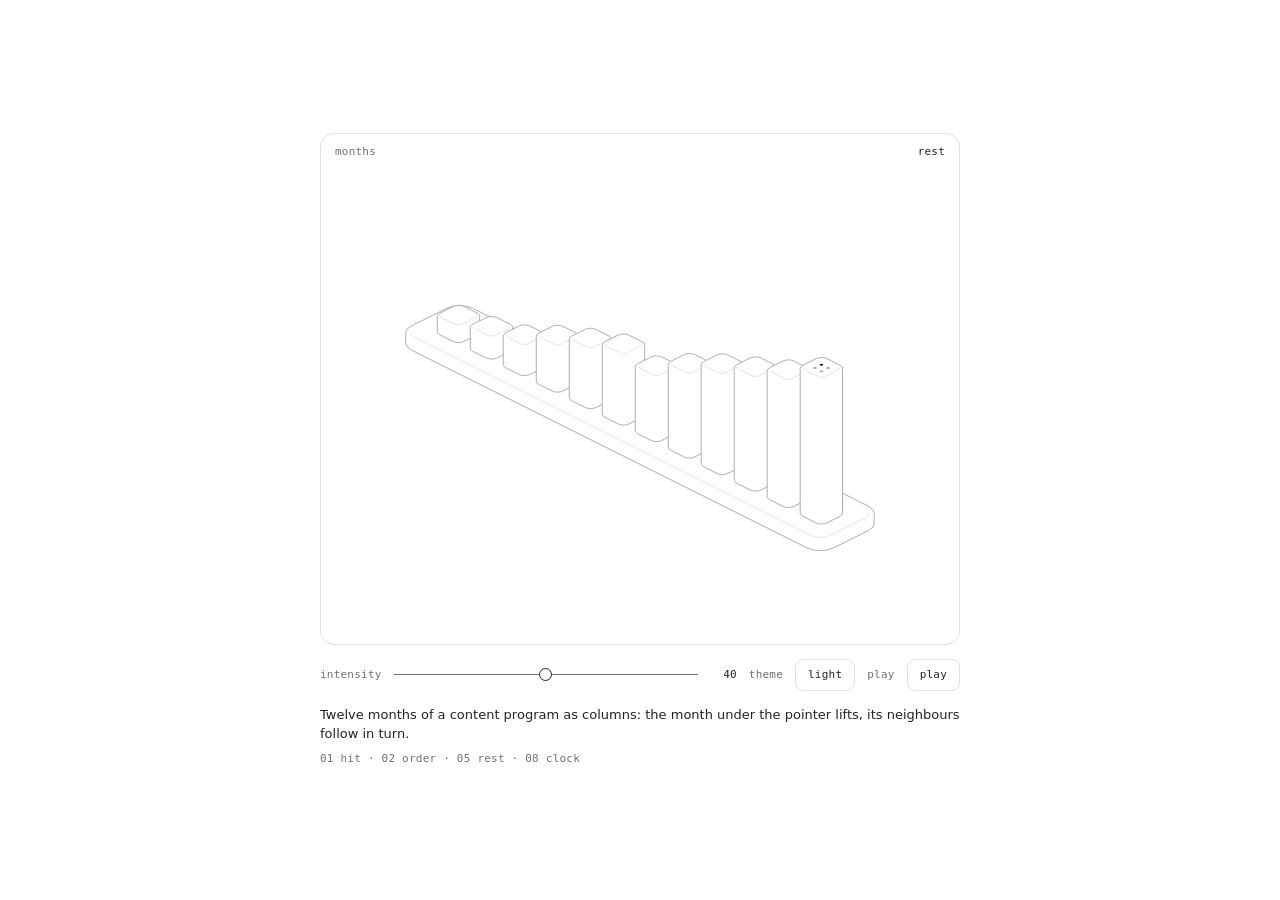
<file: assets/figures/hairline-months.html>
<!doctype html>
<html lang="en">
<head>
<meta charset="utf-8">
<meta name="viewport" content="width=device-width, initial-scale=1">
<title>Hairline figure</title>
<link rel="icon" href="data:,">
<style>
  :root { color-scheme: light; --ground: #ffffff; --ink: #232327; --muted: #6f6f78; --line: #e0e0e4; }
  @media (prefers-color-scheme: dark) {
    :root:not([data-theme="light"]) { color-scheme: dark; --ground: #08090a; --ink: #d0d6e0; --muted: #8a8c95; --line: #29292d; }
  }
  :root[data-theme="dark"] { color-scheme: dark; --ground: #08090a; --ink: #d0d6e0; --muted: #8a8c95; --line: #29292d; }
  :root[data-theme="light"] { color-scheme: light; }
  * { box-sizing: border-box; }
  body {
    margin: 0; min-height: 100vh; display: grid; place-items: center; padding: 24px 16px;
    background: var(--ground); color: var(--ink);
    font: 13px/1.5 ui-sans-serif, system-ui, -apple-system, "Segoe UI", sans-serif; -webkit-font-smoothing: antialiased;
  }
  main { width: 100%; max-width: 640px; }
  .plate { position: relative; border: 1px solid var(--line); border-radius: 14px; overflow: hidden; }
  .tag, .label, output, button { font: 11px/1 ui-monospace, SFMono-Regular, Menlo, Consolas, monospace; letter-spacing: 0.02em; }
  .tag { position: absolute; top: 12px; z-index: 1; color: var(--muted); pointer-events: none; }
  #name { left: 14px; }
  #read { right: 14px; color: var(--ink); font-variant-numeric: tabular-nums; }
  .controls { display: flex; flex-wrap: wrap; align-items: center; gap: 4px 12px; margin-top: 14px; }
  .label { color: var(--muted); }
  input[type="range"] {
    flex: 1 1 96px; min-width: 0; height: 32px; margin: 0; background: transparent; cursor: pointer;
    -webkit-appearance: none; appearance: none;
  }
  input[type="range"]::-webkit-slider-runnable-track { height: 1px; background: var(--muted); }
  input[type="range"]::-webkit-slider-thumb {
    -webkit-appearance: none; width: 13px; height: 13px; margin-top: -6px; border-radius: 50%;
    border: 1px solid var(--ink); background: var(--ground);
  }
  input[type="range"]::-moz-range-track { height: 1px; background: var(--muted); }
  input[type="range"]::-moz-range-thumb { width: 11px; height: 11px; border-radius: 50%; border: 1px solid var(--ink); background: var(--ground); }
  input[type="range"]:focus-visible, button:focus-visible { outline: 1.5px solid var(--ink); outline-offset: 2px; }
  output { min-width: 4ch; text-align: right; font-variant-numeric: tabular-nums; }
  button {
    height: 32px; padding: 0 12px; border: 1px solid var(--line); border-radius: 8px;
    background: transparent; color: var(--ink); cursor: pointer;
  }
  #play[aria-pressed="true"] { background: var(--ink); color: var(--ground); border-color: var(--ink); }
  #means { margin: 14px 0 0; text-wrap: pretty; }
  #rules { margin: 6px 0 0; line-height: 1.6; }
  #error { margin: 12px 0 0; padding-left: 10px; border-left: 1px solid var(--ink); }
</style>
</head>
<body>
<main>
  <div class="plate">
    <span class="tag" id="name"></span>
    <span class="tag" id="read"></span>
    <div id="stage"></div>
  </div>
  <div class="controls">
    <label class="label" for="intensity">intensity</label>
    <input id="intensity" type="range" min="0" max="1" step="0.01" value="0.5">
    <output id="value" for="intensity"></output>
    <span class="label">theme</span>
    <button id="theme" type="button" aria-label="Switch between the light and the dark theme"></button>
    <span class="label">play</span>
    <button id="play" type="button" aria-pressed="false">play</button>
  </div>
  <p id="means"></p>
  <p id="rules" class="label"></p>
  <p id="error" role="alert" hidden></p>
</main>
<script id="hl-kernel">
/* hairline kernel sha256:346b48bdef2cdfafd5343eba01494255cf75f9c078e6fcd1aafc62bab62980a1 */
/*
 * HL: everything a figure may call. Read this index; the code under it is the
 * package's src/core, unchanged, and a figure should not need to read it.
 *
 * Every figure is drawn in a 400 × 320 viewBox. World space is x/y on the
 * ground and z up. Plates are filled with the ground colour and painted back
 * to front, so a nearer one covers a farther one: append in that order. At
 * the default camera, Cam(45, 0.5, S), +x runs down to the right and +y down
 * to the left, so the corner with the largest x and y is nearest the viewer:
 * append by ascending x + y, from the far corner (smallest x and y) to it.
 *
 * Camera
 *   Cam(azDeg, k, S)                       a camera: azimuth in degrees, k = sin(elevation) (0.5 is the 2:1 view), S = scale
 *   fit(C, points, cx, cy)                 centres the box of [x, y, z] points on (cx, cy); call it once, before proj
 *                                          it only centres, it never scales: choose S by trying values, with the most extreme pose in points.
 *                                          The six figures use S 1.42 to 2.12; the boxes they fit come out 230 to 310 wide and 180 to 245 tall
 *   proj(C)                                returns P(x, y, z), which gives [sx, sy]
 *   unproj(C, sx, sy, z)                   the world [x, y] under a screen point, on the plane at height z
 *   facing(C)                              returns front(sample): whether a ring sample faces the camera
 * Rounded solids
 *   rrect(u0, v0, u1, v1, r, n)            a rounded rectangle, as a ring of samples {u, v, nu, nv}
 *   circ(R, n)                             a circle, as a ring
 *   rings(x0, y0, x1, y1, r, b)            [ring, inner]: a rounded footprint and its crease ring, inset by b
 *                                          r, the corner radius, is cut to half the shorter side. b, the crease's inset in world units
 *                                          (0.6 to 2.2 in the figures), must stay under half the shorter side or the crease turns inside out
 *   prism(P, front, ring, inner, z0, z1)   {sil, crease}: a solid standing from z0 to z1, as two path strings
 *   ringAt(P, ring, z)                     the ring's points, projected at height z
 *   run(ring, keep)                        the one cyclic run of samples that pass keep
 *   hull(points)                           the convex hull of screen points
 *   extremes(P, ring)                      [left, right, nearest] samples: where dashed drops fall from
 *   fillet(points, radii, n)               rounds every vertex of a closed polygon; returns the new points
 *                                          radii is an array, one radius per vertex, each cut to half its shorter edge; a single number gives NaN.
 *                                          n is the steps round each corner, default 4: each vertex becomes n + 1 points
 *   ghost(P, front, ring, z0, depth)       a reflection's path {d, y0, y1}; reflect() draws it for you
 * Paths and numbers
 *   poly(points)                           a closed path string
 *   open(points)                           an open polyline string
 *   seg(a, b)                              one segment between two screen points [sx, sy], as its own subpath; project world points with P first
 *   clamp(v, a, b)
 *   lerp(a, b, t)
 *   rad(deg)
 *   r2(n)                                  two decimals
 * The continuous clock: one spring per moving number
 *   spring(x, opts)                        at rest on x; write .t to retarget; opts {k, c, m, eps}, default k 100, c 18, m 1
 *   stepS(sp, dt)                          advances by dt seconds; returns whether it is still moving
 * The discrete clock: a 700ms tween on (.32, .72, 0, 1)
 *   tween(v, dur)                          at rest on v; dur defaults to 700 (ms)
 *   tset(tw, to, now, delay)               retargets from where it is, after delay ms: the stagger
 *                                          the same target again does nothing, so calling it on every pointer move is safe
 *   tval(tw, now)                          its value at now
 *   tdone(tw, now)                         whether it has landed
 *   bezier(x1, y1, x2, y2)                 a CSS cubic-bezier, as a function of progress
 *   EASE_LIFT                              the lift curve itself
 *   reducedMotion()                        true when the reader asked for less motion; springs and tweens already land at once
 *   setReducedMotion(on)                   the loop's business, not a figure's
 * Drawing
 *   mk(tag, attrs, parent)                 one svg element: the only way a figure makes a node
 *   solid(parent)                          {g, sil, cr}: a group holding a silhouette path and a crease path
 *   put(solid, paths)                      writes prism()'s {sil, crease} into solid()'s {sil, cr}: sil into sil, crease into cr
 *   flatDot(parent, C, r, cls)             a dot lying on the ground plane; cls is "dot", "dot m" or "dot off"
 *   place(el, point)                       moves a dot or a circle to [sx, sy]
 *   reflect(svg, parent, P, front, ring, z0, depth)   a fading mirror under a solid
 *   fade(svg, y0, y1, a0)                  a vertical fade, as a mask; returns the value for a mask attribute
 * Life
 *   register(stage, tick)                  joins the one frame loop; tick(dt in seconds, now in ms) returns true to ask for another frame; gives {wake, unregister}
 *   pointer(stage, handlers)               {move(point), down(point), leave()}, points in viewBox units; returns its disposer
 *   disposer()                             {add, on, dispose}: collects tear-down, so destroy is bag.dispose
 * The bench's business, not a figure's
 *   css(lightDark)
 *   inject(root)
 *   tour(stage, stops, onStop)             an unseen pointer that walks the stops, [x, y] in viewBox units or null to leave, and gives way to a real one; onStop(i) on each arrival; returns {stop}
 *   LAP                                    the default stops: a diamond around the centre, then a leave
 *
 * Classes, on path, polygon, ellipse and line. They are the whole palette; a
 * figure sets no colour, width or fill of its own.
 *     (none)   filled with the ground colour, medium stroke
 *     sil      the silhouette's stroke        hi    the bright stroke: the only highlight
 *     lo       the dim stroke                 nf    no fill        fo   fill only, no stroke
 *     dash     a dashed guide
 *     dot      a bright dot                   dot m   a medium dot     dot off   a dim dot
 */
var HL = (() => {
  var __defProp = Object.defineProperty;
  var __getOwnPropDesc = Object.getOwnPropertyDescriptor;
  var __getOwnPropNames = Object.getOwnPropertyNames;
  var __hasOwnProp = Object.prototype.hasOwnProperty;
  var __export = (target, all) => {
    for (var name in all)
      __defProp(target, name, { get: all[name], enumerable: true });
  };
  var __copyProps = (to, from, except, desc) => {
    if (from && typeof from === "object" || typeof from === "function") {
      for (let key of __getOwnPropNames(from))
        if (!__hasOwnProp.call(to, key) && key !== except)
          __defProp(to, key, { get: () => from[key], enumerable: !(desc = __getOwnPropDesc(from, key)) || desc.enumerable });
    }
    return to;
  };
  var __toCommonJS = (mod) => __copyProps(__defProp({}, "__esModule", { value: true }), mod);

  // packages/hairline/src/core/kernel.ts
  var kernel_exports = {};
  __export(kernel_exports, {
    Cam: () => Cam,
    EASE_LIFT: () => EASE_LIFT,
    LAP: () => LAP,
    bezier: () => bezier,
    circ: () => circ,
    clamp: () => clamp,
    css: () => css,
    disposer: () => disposer,
    extremes: () => extremes,
    facing: () => facing,
    fade: () => fade,
    fillet: () => fillet,
    fit: () => fit,
    flatDot: () => flatDot,
    ghost: () => ghost,
    hull: () => hull,
    inject: () => inject,
    lerp: () => lerp,
    mk: () => mk,
    open: () => open,
    place: () => place,
    pointer: () => pointer,
    poly: () => poly,
    prism: () => prism,
    proj: () => proj,
    put: () => put,
    r2: () => r2,
    rad: () => rad,
    reducedMotion: () => reducedMotion,
    reflect: () => reflect,
    register: () => register,
    ringAt: () => ringAt,
    rings: () => rings,
    rrect: () => rrect,
    run: () => run,
    seg: () => seg,
    setReducedMotion: () => setReducedMotion,
    solid: () => solid,
    spring: () => spring,
    stepS: () => stepS,
    tdone: () => tdone,
    tour: () => tour,
    tset: () => tset,
    tval: () => tval,
    tween: () => tween,
    unproj: () => unproj
  });

  // packages/hairline/src/core/iso.ts
  var clamp = (v, a, b) => Math.max(a, Math.min(b, v));
  var lerp = (a, b, t) => a + (b - a) * t;
  var rad = (d) => d * Math.PI / 180;
  var r2 = (n) => Math.round(n * 100) / 100;
  var poly = (pts) => "M" + pts.map((p) => r2(p[0]) + " " + r2(p[1])).join("L") + "Z";
  var seg = (a, b) => `M${r2(a[0])} ${r2(a[1])}L${r2(b[0])} ${r2(b[1])}`;
  var open = (pts) => pts.length < 2 ? "" : "M" + pts.map((p) => r2(p[0]) + " " + r2(p[1])).join("L");
  var Cam = (azDeg, k, S) => ({ az: rad(azDeg), k, S, ox: 0, oy: 0 });
  function proj(C) {
    const c = Math.cos(C.az), s = Math.sin(C.az), zf = Math.sqrt(1 - C.k * C.k);
    return (x, y, z) => {
      const X = x * c - y * s, Y = x * s + y * c;
      return [C.ox + C.S * X, C.oy + C.S * (Y * C.k - z * zf)];
    };
  }
  function unproj(C, sx, sy, z) {
    const c = Math.cos(C.az), s = Math.sin(C.az), zf = Math.sqrt(1 - C.k * C.k);
    const X = (sx - C.ox) / C.S, Y = ((sy - C.oy) / C.S + z * zf) / C.k;
    return [X * c + Y * s, -X * s + Y * c];
  }
  function fit(C, pts, cx, cy) {
    C.ox = 0;
    C.oy = 0;
    const P = proj(C);
    let a = 1e9, b = -1e9, c = 1e9, d = -1e9;
    for (const p of pts) {
      const q = P(p[0], p[1], p[2]);
      a = Math.min(a, q[0]);
      b = Math.max(b, q[0]);
      c = Math.min(c, q[1]);
      d = Math.max(d, q[1]);
    }
    C.ox = cx - (a + b) / 2;
    C.oy = cy - (c + d) / 2;
  }
  function rrect(u0, v0, u1, v1, r, n = 4) {
    r = Math.max(0, Math.min(r, (u1 - u0) / 2, (v1 - v0) / 2));
    const out = [];
    for (const [cu, cv, a0] of [[u1 - r, v1 - r, 0], [u0 + r, v1 - r, 90], [u0 + r, v0 + r, 180], [u1 - r, v0 + r, 270]])
      for (let k = 0; k <= n; k++) {
        const a = rad(a0 + 90 * k / n), ca = Math.cos(a), sa = Math.sin(a);
        out.push({ u: cu + r * ca, v: cv + r * sa, nu: ca, nv: sa });
      }
    return out;
  }
  function circ(R, n = 96) {
    const out = [];
    for (let k = 0; k < n; k++) {
      const a = k / n * Math.PI * 2, ca = Math.cos(a), sa = Math.sin(a);
      out.push({ u: R * ca, v: R * sa, nu: ca, nv: sa });
    }
    return out;
  }
  function hull(input) {
    const pts = input.slice().sort((a, b) => a[0] - b[0] || a[1] - b[1]);
    const x = (o, a, b) => (a[0] - o[0]) * (b[1] - o[1]) - (a[1] - o[1]) * (b[0] - o[0]);
    const lo = [], up = [];
    for (const p of pts) {
      while (lo.length > 1 && x(lo[lo.length - 2], lo[lo.length - 1], p) <= 0) lo.pop();
      lo.push(p);
    }
    for (let i = pts.length - 1; i >= 0; i--) {
      const p = pts[i];
      while (up.length > 1 && x(up[up.length - 2], up[up.length - 1], p) <= 0) up.pop();
      up.push(p);
    }
    lo.pop();
    up.pop();
    return lo.concat(up);
  }
  var ringAt = (P, ring, z) => ring.map((q) => P(q.u, q.v, z));
  var facing = (C) => {
    const s = Math.sin(C.az), c = Math.cos(C.az);
    return (q) => q.nu * s + q.nv * c >= -1e-6;
  };
  function run(ring, keep) {
    const n = ring.length;
    let s = -1;
    for (let i = 0; i < n; i++) if (keep(ring[i]) && !keep(ring[(i + n - 1) % n])) {
      s = i;
      break;
    }
    if (s < 0) return keep(ring[0]) ? ring.slice() : [];
    const out = [];
    for (let k = 0; k < n && keep(ring[(s + k) % n]); k++) out.push(ring[(s + k) % n]);
    return out;
  }
  function prism(P, front, ring, inner, z0, z1) {
    return {
      sil: poly(hull(ringAt(P, ring, z1).concat(ringAt(P, ring, z0)))),
      crease: inner ? open(ringAt(P, run(inner, front), z1)) : ""
    };
  }
  var rings = (x0, y0, x1, y1, r, b) => [
    rrect(x0, y0, x1, y1, r),
    rrect(x0 + b, y0 + b, x1 - b, y1 - b, Math.max(0.3, r - b))
  ];
  function extremes(P, ring) {
    const pr = ring.map((q) => P(q.u, q.v, 0));
    let a = 0, b = 0, c = 0;
    pr.forEach((p, k) => {
      if (p[0] < pr[a][0]) a = k;
      if (p[0] > pr[b][0]) b = k;
      if (p[1] > pr[c][1]) c = k;
    });
    return [ring[a], ring[b], ring[c]];
  }
  function fillet(pts, rs, n = 4) {
    const m = pts.length, out = [];
    for (let i = 0; i < m; i++) {
      const a = pts[(i + m - 1) % m], p = pts[i], b = pts[(i + 1) % m];
      const la = Math.hypot(a[0] - p[0], a[1] - p[1]), lb = Math.hypot(b[0] - p[0], b[1] - p[1]);
      const t = Math.min(rs[i], la / 2, lb / 2);
      const p1 = [p[0] + (a[0] - p[0]) / la * t, p[1] + (a[1] - p[1]) / la * t];
      const p2 = [p[0] + (b[0] - p[0]) / lb * t, p[1] + (b[1] - p[1]) / lb * t];
      for (let k = 0; k <= n; k++) {
        const s = k / n, w = 1 - s;
        out.push([w * w * p1[0] + 2 * w * s * p[0] + s * s * p2[0], w * w * p1[1] + 2 * w * s * p[1] + s * s * p2[1]]);
      }
    }
    return out;
  }
  function ghost(P, front, ring, z0, depth) {
    const f = run(ring, front), lowP = ringAt(P, f, z0 - depth);
    return {
      d: open(lowP) + [f[0], f[f.length - 1]].map((q) => seg(P(q.u, q.v, z0), P(q.u, q.v, z0 - depth))).join(""),
      y0: Math.min(...ringAt(P, f, z0).map((p) => p[1])),
      y1: Math.max(...lowP.map((p) => p[1])) + 2
    };
  }

  // packages/hairline/src/core/motion.ts
  var reduced = false;
  var setReducedMotion = (on) => {
    reduced = on;
  };
  var reducedMotion = () => reduced;
  function spring(x, o = {}) {
    return { x, v: 0, t: x, k: o.k ?? 100, c: o.c ?? 18, m: o.m ?? 1, eps: o.eps ?? 0.01 };
  }
  function stepS(sp, dt) {
    if (reduced) {
      sp.x = sp.t;
      sp.v = 0;
      return false;
    }
    const n = Math.max(1, Math.ceil(dt * 240)), h = dt / n;
    for (let i = 0; i < n; i++) {
      const a = (-sp.k * (sp.x - sp.t) - sp.c * sp.v) / sp.m;
      sp.v += a * h;
      sp.x += sp.v * h;
    }
    if (Math.abs(sp.x - sp.t) < sp.eps && Math.abs(sp.v) < sp.eps * 10) {
      sp.x = sp.t;
      sp.v = 0;
      return false;
    }
    return true;
  }
  function bezier(x1, y1, x2, y2) {
    const cx = 3 * x1, bx = 3 * (x2 - x1) - cx, ax = 1 - cx - bx;
    const cy = 3 * y1, by = 3 * (y2 - y1) - cy, ay = 1 - cy - by;
    const X = (u) => ((ax * u + bx) * u + cx) * u;
    const Y = (u) => ((ay * u + by) * u + cy) * u;
    const dX = (u) => (3 * ax * u + 2 * bx) * u + cx;
    return (t) => {
      if (t <= 0) return 0;
      if (t >= 1) return 1;
      let u = t;
      for (let i = 0; i < 8; i++) {
        const e = X(u) - t;
        if (Math.abs(e) < 1e-5) break;
        const d = dX(u);
        if (Math.abs(d) < 1e-6) break;
        u -= e / d;
      }
      if (!(u >= 0 && u <= 1) || Math.abs(X(u) - t) > 1e-4) {
        let lo = 0, hi = 1;
        u = t;
        for (let i = 0; i < 24; i++) {
          if (X(u) < t) lo = u;
          else hi = u;
          u = (lo + hi) / 2;
        }
      }
      return Y(u);
    };
  }
  var EASE_LIFT = bezier(0.32, 0.72, 0, 1);
  var tween = (v, dur = 700) => ({ from: v, to: v, t0: -1e9, dur });
  var tval = (tw, now) => {
    const p = clamp((now - tw.t0) / tw.dur, 0, 1);
    return tw.from + (tw.to - tw.from) * (reduced ? 1 : EASE_LIFT(p));
  };
  var tset = (tw, to, now, delay) => {
    if (tw.to === to) return;
    tw.from = tval(tw, now);
    tw.to = to;
    tw.t0 = now + delay;
  };
  var tdone = (tw, now) => reduced || now >= tw.t0 + tw.dur;

  // packages/hairline/src/core/stage.ts
  var NS = "http://www.w3.org/2000/svg";
  function mk(tag, attrs, parent) {
    const e = document.createElementNS(NS, tag);
    if (attrs) for (const k in attrs) e.setAttribute(k, String(attrs[k]));
    if (parent) parent.appendChild(e);
    return e;
  }
  function solid(parent) {
    const g = mk("g", {}, parent);
    return { g, sil: mk("path", { class: "sil" }, g), cr: mk("path", { class: "nf lo" }, g) };
  }
  var put = (el, s) => {
    el.sil.setAttribute("d", s.sil);
    el.cr.setAttribute("d", s.crease);
  };
  var flatDot = (parent, C, r, cls) => mk("ellipse", { rx: r2(r * C.S), ry: r2(r * C.S * C.k), class: cls }, parent);
  var place = (el, q) => {
    el.setAttribute("cx", String(r2(q[0])));
    el.setAttribute("cy", String(r2(q[1])));
  };
  var fid = 0;
  function fade(svg, y0, y1, a0 = 0.7) {
    const id = "hl-fd" + ++fid, defs = mk("defs", {}, svg);
    const lg = mk("linearGradient", { id: id + "g", gradientUnits: "userSpaceOnUse", x1: 0, y1: r2(y0), x2: 0, y2: r2(y1) }, defs);
    mk("stop", { offset: 0, "stop-color": "#fff", "stop-opacity": a0 }, lg);
    mk("stop", { offset: 1, "stop-color": "#fff", "stop-opacity": 0 }, lg);
    const m = mk("mask", { id, maskUnits: "userSpaceOnUse", x: 0, y: 0, width: 400, height: 320 }, defs);
    mk("rect", { x: 0, y: 0, width: 400, height: 320, fill: `url(#${id}g)` }, m);
    return `url(#${id})`;
  }
  function reflect(svg, parent, P, front, ring, z0, depth) {
    const r = ghost(P, front, ring, z0, depth);
    const gh = mk("g", { class: "ghost", mask: fade(svg, r.y0, r.y1) }, parent);
    mk("path", { d: r.d }, gh);
  }
  var boards = [];
  var byStage = /* @__PURE__ */ new Map();
  var raf = 0;
  var last = 0;
  var io = null;
  var rm = null;
  function frame() {
    const now = performance.now();
    const dt = Math.min(0.05, Math.max(0, (now - last) / 1e3));
    last = now;
    let any = false;
    for (const b of boards.slice()) if (b.vis && b.awake) {
      try {
        b.awake = !!b.tick(dt, now);
      } catch (err) {
        b.awake = false;
        setTimeout(() => {
          throw err;
        });
      }
      any = any || b.awake;
    }
    raf = any ? requestAnimationFrame(frame) : 0;
  }
  function wake(b) {
    b.awake = true;
    if (!raf) {
      last = performance.now();
      raf = requestAnimationFrame(frame);
    }
  }
  var onMotion = () => {
    setReducedMotion(!!rm?.matches);
    boards.forEach(wake);
  };
  function start() {
    if (io) return;
    io = new IntersectionObserver((es) => {
      for (const e of es) {
        const set = byStage.get(e.target);
        if (!set) continue;
        for (const b of set) {
          b.vis = e.isIntersecting;
          if (b.vis) wake(b);
        }
      }
    }, { rootMargin: "80px" });
    rm = matchMedia("(prefers-reduced-motion: reduce)");
    setReducedMotion(rm.matches);
    rm.addEventListener("change", onMotion);
  }
  function stop() {
    if (raf) cancelAnimationFrame(raf);
    raf = 0;
    io?.disconnect();
    io = null;
    rm?.removeEventListener("change", onMotion);
    rm = null;
  }
  function register(stage, tick) {
    start();
    const b = { stage, tick, vis: false, awake: true };
    boards.push(b);
    const peers = byStage.get(stage);
    if (peers) {
      for (const p of peers) b.vis = p.vis;
      peers.add(b);
      if (b.vis) wake(b);
    } else {
      byStage.set(stage, /* @__PURE__ */ new Set([b]));
      io.observe(stage);
    }
    tick(0, performance.now());
    let gone = false;
    return {
      wake: () => {
        if (!gone) wake(b);
      },
      unregister: () => {
        if (gone) return;
        gone = true;
        boards = boards.filter((x) => x !== b);
        const set = byStage.get(stage);
        if (set) {
          set.delete(b);
          if (!set.size) {
            byStage.delete(stage);
            io?.unobserve(stage);
          }
        }
        if (!boards.length) stop();
      }
    };
  }
  var handlers = /* @__PURE__ */ new WeakMap();
  var touring = /* @__PURE__ */ new WeakMap();
  function pointer(stage, on) {
    handlers.set(stage, on);
    let tm = 0;
    const pt = (e) => {
      const r = stage.getBoundingClientRect();
      return [(e.clientX - r.left) / r.width * 400, (e.clientY - r.top) / r.height * 320];
    };
    const move = (e) => {
      clearTimeout(tm);
      touring.get(stage)?.hold();
      on.move(pt(e), e);
    };
    const down = (e) => {
      clearTimeout(tm);
      touring.get(stage)?.hold();
      if (e.pointerType !== "mouse") stage.releasePointerCapture?.(e.pointerId);
      if (on.down) on.down(pt(e), e);
      else on.move(pt(e), e);
    };
    const leave = (e) => {
      clearTimeout(tm);
      tm = window.setTimeout(() => {
        on.leave(e);
        touring.get(stage)?.release();
      }, e.pointerType === "mouse" ? 0 : 1400);
    };
    stage.addEventListener("pointermove", move);
    stage.addEventListener("pointerdown", down);
    stage.addEventListener("pointerleave", leave);
    return () => {
      clearTimeout(tm);
      if (handlers.get(stage) === on) handlers.delete(stage);
      stage.removeEventListener("pointermove", move);
      stage.removeEventListener("pointerdown", down);
      stage.removeEventListener("pointerleave", leave);
    };
  }
  var LAP = [[128, 150], [200, 118], [272, 150], [200, 206], null];
  var TRAVEL = 900;
  var DWELL = 1200;
  var REST = 1800;
  var RESUME = 1200;
  var STAGGER = 450;
  var GHOST = { pointerType: "ghost" };
  var started = 0;
  function entry([x, y]) {
    const dx = x - 200, dy = y - 160;
    if (!dx && !dy) return [200, 320];
    const k = Math.min(dx ? (dx > 0 ? 200 : -200) / dx : Infinity, dy ? (dy > 0 ? 160 : -160) / dy : Infinity);
    return [200 + dx * k, 160 + dy * k];
  }
  function tour(stage, stops, onStop) {
    let i = 0;
    let wait = RESUME + STAGGER * (started++ % 4);
    let t = -1;
    let at = null;
    let origin = [200, 320];
    let hand = false, keys = stage.contains(stage.ownerDocument.activeElement);
    let gone = false;
    const leave = () => {
      at = null;
      t = -1;
      handlers.get(stage)?.leave(GHOST);
    };
    const tick = (dt) => {
      if (hand || keys || !stops.length) return false;
      if (reducedMotion()) {
        if (at) leave();
        return false;
      }
      if (wait > 0) {
        wait -= dt * 1e3;
        return true;
      }
      const stop2 = stops[i];
      if (stop2 === null) {
        if (at) leave();
        onStop?.(i);
        i = (i + 1) % stops.length;
        wait = REST;
        return true;
      }
      const h = handlers.get(stage);
      if (!h) return true;
      if (t < 0) {
        origin = at ?? entry(stop2);
        t = 0;
      }
      t = Math.min(TRAVEL, t + dt * 1e3);
      const k = EASE_LIFT(t / TRAVEL);
      at = [origin[0] + (stop2[0] - origin[0]) * k, origin[1] + (stop2[1] - origin[1]) * k];
      h.move(at, GHOST);
      if (t < TRAVEL) return true;
      onStop?.(i);
      i = (i + 1) % stops.length;
      t = -1;
      wait = DWELL;
      return true;
    };
    const take = () => {
      at = null;
      t = -1;
    };
    const give = () => {
      if (hand || keys) return;
      i = 0;
      t = -1;
      wait = RESUME;
      board.wake();
    };
    const me = {
      hold: () => {
        hand = true;
        take();
      },
      release: () => {
        if (!hand) return;
        hand = false;
        give();
      }
    };
    const focusIn = () => {
      keys = true;
      take();
    };
    const focusOut = (e) => {
      if (keys && !stage.contains(e.relatedTarget)) {
        keys = false;
        give();
      }
    };
    stage.addEventListener("focusin", focusIn);
    stage.addEventListener("focusout", focusOut);
    touring.set(stage, me);
    const board = register(stage, tick);
    return {
      stop: () => {
        if (gone) return;
        gone = true;
        board.unregister();
        stage.removeEventListener("focusin", focusIn);
        stage.removeEventListener("focusout", focusOut);
        if (touring.get(stage) === me) touring.delete(stage);
        if (at) leave();
      }
    };
  }
  function disposer() {
    let fns = [];
    return {
      add: (fn) => {
        fns.push(fn);
      },
      on: (target, type, fn, opts) => {
        const h = fn;
        target.addEventListener(type, h, opts);
        fns.push(() => target.removeEventListener(type, h, opts));
      },
      dispose: () => {
        const run2 = fns;
        fns = [];
        for (let i = run2.length - 1; i >= 0; i--) run2[i]();
      }
    };
  }

  // packages/hairline/src/core/styles.ts
  var LIGHT = { plate: "#ffffff", hi: "#232327", edge: "#a4a4ac", mid: "#c3c3c9", lo: "#e0e0e4" };
  var DARK = { plate: "#08090a", hi: "#d0d6e0", edge: "#5b5d64", mid: "#3e3e44", lo: "#29292d" };
  var KEYS = ["plate", "hi", "edge", "mid", "lo"];
  var vars = (p) => KEYS.map((k) => `--hl-${k}:var(--hairline-${k},${p[k]});`).join("");
  var EASE = "cubic-bezier(0.5,0,0.1,1)";
  var SVG = ":where([data-hairline]>svg)";
  function css(lightDark) {
    const both = Object.fromEntries(KEYS.map((k) => [k, `light-dark(${LIGHT[k]},${DARK[k]})`]));
    return [
      // the box, and the palette: light unless something below says otherwise
      `:where([data-hairline]){display:block;position:relative;aspect-ratio:5/4;touch-action:pan-y;user-select:none;-webkit-user-select:none;--hl-sw:var(--hairline-stroke,0.9);${vars(LIGHT)}}`,
      // the page's color-scheme
      lightDark ? `:where([data-hairline]){${vars(both)}}` : "",
      // an ancestor that says dark
      `:where(.dark,[data-theme="dark"]) :where([data-hairline]){${vars(DARK)}}`,
      // the figure's own theme option
      `:where([data-hairline][data-hairline-theme="light"]){${vars(LIGHT)}}`,
      `:where([data-hairline][data-hairline-theme="dark"]){${vars(DARK)}}`,
      `:where([data-hairline]:focus-visible){outline:1.5px solid var(--hl-hi);outline-offset:2px}`,
      `${SVG}{position:absolute;inset:0;width:100%;height:100%;display:block}`,
      // Riffle's live region: read, not seen
      `:where([data-hairline]>[data-hairline-live]){position:absolute;width:1px;height:1px;margin:-1px;padding:0;border:0;overflow:hidden;clip-path:inset(50%);white-space:nowrap}`,
      // the drawing: plates are filled with the plate colour and painted back to front
      `${SVG} :where(path,polygon,ellipse,line){fill:var(--hl-plate);stroke:var(--hl-mid);stroke-width:var(--hl-sw);vector-effect:non-scaling-stroke;stroke-linejoin:round;stroke-linecap:round;transition:stroke 260ms ${EASE}}`,
      `${SVG} :where(.nf){fill:none}`,
      `${SVG} :where(.fo){stroke:none}`,
      `${SVG} :where(.sil){stroke:var(--hl-edge)}`,
      `${SVG} :where(.hi){stroke:var(--hl-hi)}`,
      `${SVG} :where(.lo){stroke:var(--hl-lo)}`,
      `${SVG} :where(.dash){stroke-dasharray:1 3}`,
      `${SVG} :where(.dot){stroke:none;fill:var(--hl-hi);transition:fill 260ms ${EASE}}`,
      `${SVG} :where(.dot.m){fill:var(--hl-edge)}`,
      `${SVG} :where(.dot.off){fill:var(--hl-lo)}`,
      `${SVG} :where(.ghost path){fill:none;stroke:var(--hl-mid)}`
    ].join("");
  }
  var done = /* @__PURE__ */ new WeakSet();
  function inject(root) {
    if (done.has(root)) return;
    done.add(root);
    const doc = root.nodeType === 9 ? root : root.ownerDocument;
    const win = doc.defaultView;
    const text = css(!!win?.CSS?.supports?.("color", "light-dark(#000,#fff)"));
    if (win && "adoptedStyleSheets" in root) {
      try {
        const sheet = new win.CSSStyleSheet();
        sheet.replaceSync(text);
        root.adoptedStyleSheets = [...root.adoptedStyleSheets, sheet];
        return;
      } catch {
      }
    }
    const style = doc.createElement("style");
    style.setAttribute("data-hairline-style", "");
    style.textContent = text;
    (root.nodeType === 9 ? doc.head ?? doc.documentElement : root).appendChild(style);
  }
  return __toCommonJS(kernel_exports);
})();
/* /hairline kernel */
</script>
<script id="hl-bench">
/*
 * The bench: the page a figure is shown on. It makes the host and the svg the
 * way the package's mount does, hands them to the figure, and owns everything
 * around it: the read-out, the slider, the theme, the line under the stage.
 */
(() => {
  const RULES = ["hit", "order", "reach", "accent", "rest", "honesty", "cost", "clock", "radius", "quiet"];
  const $ = (id) => document.getElementById(id);
  const root = document.documentElement, params = new URLSearchParams(location.search);

  /* the theme: the system's until the switch is pressed, then the switch's */
  const dark = () => (root.dataset.theme ? root.dataset.theme === "dark" : matchMedia("(prefers-color-scheme: dark)").matches);
  const label = () => { $("theme").textContent = dark() ? "dark" : "light"; };
  $("theme").addEventListener("click", () => { root.dataset.theme = dark() ? "light" : "dark"; label(); });
  /* ?theme=light or ?theme=dark wins over the system's, as pressing the switch does */
  if (["light", "dark"].includes(params.get("theme"))) root.dataset.theme = params.get("theme");
  label();

  /* ?intensity=0 sets the slider before the figure mounts, for a look at either end */
  const i = (params.get("intensity") || "").trim();
  if (i && Number.isFinite(Number(i))) $("intensity").value = String(Math.min(1, Math.max(0, Number(i))));

  /* ?w=240 narrows the page, for a look at the size of a thumbnail */
  const w = Number(params.get("w"));
  if (w > 0) document.querySelector("main").style.maxWidth = w + "px";

  /* a figure that fails says so under the stage, instead of leaving an empty plate */
  addEventListener("error", (e) => {
    $("error").hidden = false;
    $("error").textContent = String((e.error && e.error.message) || e.message);
  });

  let mounted = false;
  window.hairline = (figure) => {
    if (mounted) throw new Error("hairline: one figure per page.");
    mounted = true;
    const stage = $("stage"), slider = $("intensity");

    /* intensity to the figure's own number: two straight lines that meet at 0.5, as in the package */
    const [lo, mid, hi] = figure.range;
    const at = (i) => Math.round((i <= 0.5 ? lo + (i / 0.5) * (mid - lo) : mid + ((i - 0.5) / 0.5) * (hi - mid)) * 1000) / 1000;

    HL.inject(document);
    stage.setAttribute("data-hairline", figure.name);
    stage.setAttribute("role", "img");
    stage.setAttribute("aria-label", figure.means);
    const svg = HL.mk("svg", { viewBox: "0 0 400 320", "aria-hidden": "true" }, stage);

    let text = null;
    const read = {
      get textContent() { return text; },
      set textContent(value) { text = value == null ? "" : String(value); $("read").textContent = text; },
    };

    document.title = "Hairline · " + figure.name;
    $("name").textContent = figure.name;
    $("means").textContent = figure.means;
    $("rules").textContent = figure.rules.map((n) => String(n).padStart(2, "0") + " " + RULES[n - 1]).join(" · ");
    const show = () => { $("value").textContent = String(at(Number(slider.value))); };
    show();

    const handle = figure.mount({ stage, svg, read }, at(Number(slider.value)));
    if (text === null) read.textContent = "rest";
    slider.addEventListener("input", () => { show(); handle.set(at(Number(slider.value))); });
    window.hairline.figure = handle;

    /* play: an unseen pointer walks the figure's tour (or HL.LAP) until a hand arrives; ?play=1 starts it on load */
    const play = $("play");
    window.hairline.playing = null;
    play.addEventListener("click", () => {
      const was = play.getAttribute("aria-pressed") === "true";
      if (was) { window.hairline.playing.stop(); window.hairline.playing = null; }
      else window.hairline.playing = HL.tour(stage, figure.tour || HL.LAP, (i) => { if (window.hairline.onStop) window.hairline.onStop(i); });
      play.setAttribute("aria-pressed", String(!was));
    });
    if (params.get("play") === "1") play.click();

    /* ?at=200,160 holds the pointer at a viewBox point, for a picture of the answer without a mouse */
    const p = (params.get("at") || "").split(",").map(Number);
    if (p.length === 2 && p.every(Number.isFinite)) {
      const r = stage.getBoundingClientRect();
      stage.dispatchEvent(new PointerEvent("pointermove", {
        pointerType: "mouse", pointerId: 1, bubbles: true,
        clientX: r.left + (p[0] / 400) * r.width, clientY: r.top + (p[1] / 320) * r.height,
      }));
    }
  };
})();
</script>
<script type="module" id="hl-figure">
/**
 * Months: twelve columns on a long plinth, one a month, their heights the
 * program's growth: a slow first quarter, then a steady climb with one dip.
 * The pointer picks a month; its column lifts and takes the bright edge, its
 * neighbours rise less, staggered outwards from it. At rest the last month's
 * lid carries the bright dot: where the review starts. The slider is the
 * stagger, in ms.
 */
const {
  Cam, clamp, facing, fit, prism, proj, rings, tset, tval, tween, tdone,
  flatDot, mk, place, pointer, put, register, disposer, solid,
} = HL;

const N = 12, CELL = 15, FOOT = 11, D = 16, LIFT = 16, PB = 4;
const H0 = [6, 8, 11, 17, 22, 26, 24, 31, 37, 42, 47, 54];

function mount({ stage, svg, read }, value) {
  const bag = disposer();
  let stag = value;
  const EXT = N * CELL;

  const C = Cam(45, 0.5, 1.95);
  fit(C, [[-6, -6, -PB], [EXT + 6, D + 6, -PB], [EXT + 6, -6, 0], [-6, D + 6, -PB], [EXT, 0, 54 + LIFT], [0, 0, 6 + LIFT]], 200, 170);
  const P = proj(C), front = facing(C);

  const g = mk("g", {}, svg);
  const [pr, pi] = rings(-6, -6, EXT + 6, D + 6, 6, 1.6);
  put(solid(g), prism(P, front, pr, pi, -PB, 0));

  const cols = H0.map((h, i) => {
    const x0 = i * CELL + (CELL - FOOT) / 2, [ring, inner] = rings(x0, 2.5, x0 + FOOT, 2.5 + FOOT, 2.4, 0.9);
    return { i, h, x0, ring, inner, el: solid(g), z: tween(0), drawn: NaN };
  });

  const mark = mk("g", {}, g), md = [];
  for (let k = 0; k < 4; k++) md.push(flatDot(mark, C, 0.6, k === 0 ? "dot" : "dot m"));
  let mc = null, want = cols[N - 1];
  function drawMark(now) {
    if (want !== mc) { mc = want; mc.el.g.after(mark); }
    const top = mc.h + tval(mc.z, now), cx = mc.x0 + FOOT / 2, cy = 2.5 + FOOT / 2;
    md.forEach((el, k) => place(el, P(cx + ((k % 2) - 0.5) * 3, cy + (Math.floor(k / 2) - 0.5) * 3, top)));
  }

  const B = register(stage, (_dt, now) => {
    let m = false;
    for (const c of cols) {
      const top = c.h + tval(c.z, now);
      if (!tdone(c.z, now)) m = true;
      if (top === c.drawn) continue;
      c.drawn = top;
      put(c.el, prism(P, front, c.ring, c.inner, 0, top));
    }
    drawMark(now);
    return m;
  });
  bag.add(B.unregister);

  // hit: the month whose REST centre is nearest the pointer's screen x, inside the figure's band
  const centres = cols.map((c) => P(c.x0 + FOOT / 2, 2.5 + FOOT / 2, c.h / 2));
  function hit([x, y]) {
    let best = 0;
    centres.forEach((p, i) => { if (Math.abs(p[0] - x) < Math.abs(centres[best][0] - x)) best = i; });
    const p = centres[best];
    if (Math.abs(p[0] - x) > CELL * 1.6 || y < p[1] - 90 || y > p[1] + 45) return -1;
    return best;
  }

  let act = -2;
  function setActive(a) {
    if (a === act) return;
    const now = performance.now(), from = a >= 0 ? a : Math.max(act, 0);
    act = a;
    cols.forEach((c, i) => {
      const lift = a < 0 ? 0 : LIFT * clamp(1 - Math.abs(i - a) / 3, 0, 1);
      tset(c.z, lift, now, Math.abs(i - from) * stag);
      c.el.sil.classList.toggle("hi", i === a);
    });
    want = a < 0 ? cols[N - 1] : cols[a];
    md.forEach((el, k) => el.setAttribute("class", a < 0 && k === 0 ? "dot" : a < 0 ? "dot m" : "dot off"));
    read.textContent = a < 0 ? "rest" : "month " + (a + 1);
    B.wake();
  }
  setActive(-1);

  bag.add(pointer(stage, { move: (p) => setActive(hit(p)), leave: () => setActive(-1) }));
  bag.add(() => svg.replaceChildren());

  return {
    set: (v) => { stag = v; },
    destroy: bag.dispose,
  };
}

hairline({
  name: "months",
  means: "Twelve months of a content program as columns: the month under the pointer lifts, its neighbours follow in turn.",
  rules: [1, 2, 5, 8],
  range: [0, 40, 80],
  tour: [[120, 150], [200, 175], [280, 120], null],
  mount,
});
</script>
</body>
</html>
</file>
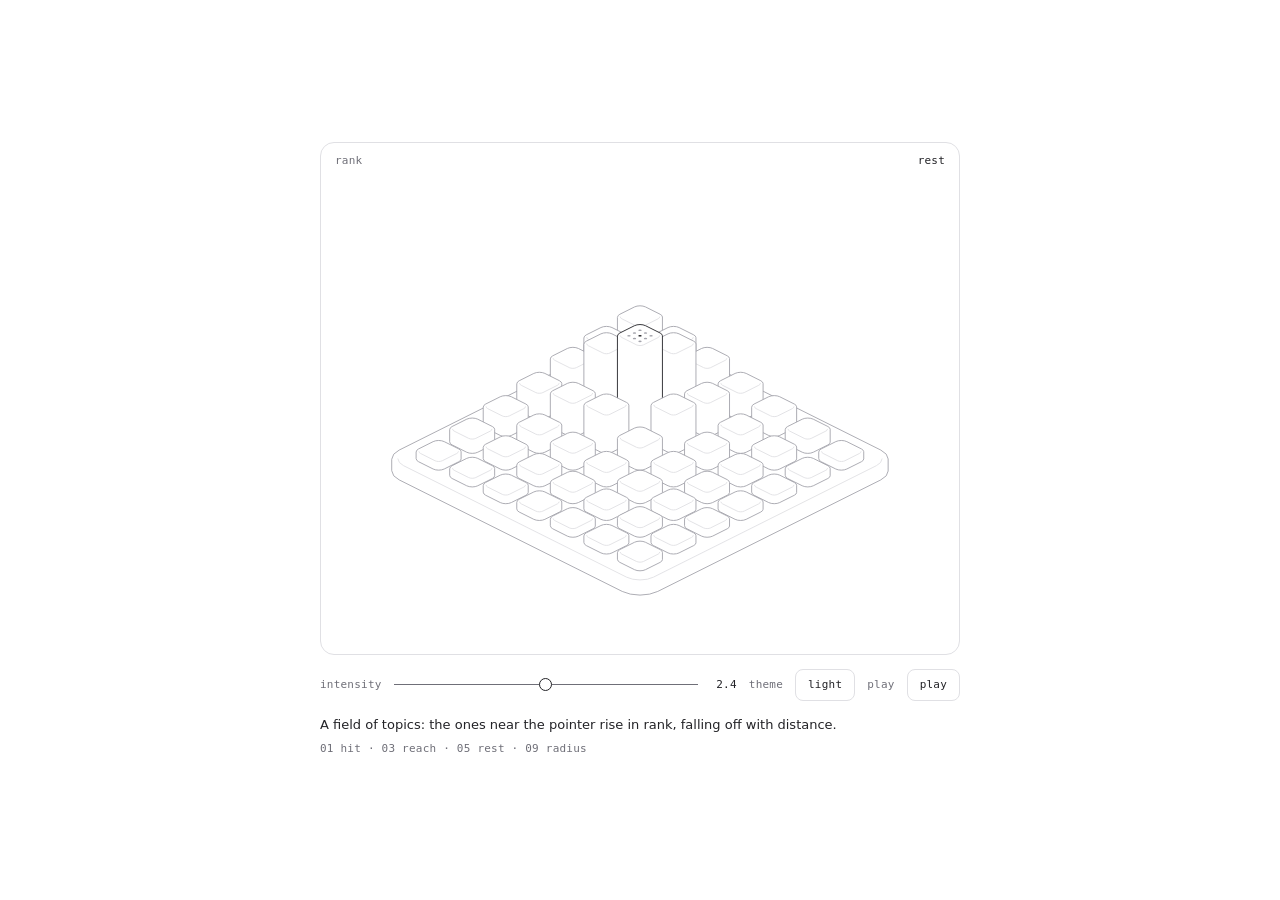
<file: assets/figures/hairline-rank.html>
<!doctype html>
<html lang="en">
<head>
<meta charset="utf-8">
<meta name="viewport" content="width=device-width, initial-scale=1">
<title>Hairline figure</title>
<link rel="icon" href="data:,">
<style>
  :root { color-scheme: light; --ground: #ffffff; --ink: #232327; --muted: #6f6f78; --line: #e0e0e4; }
  @media (prefers-color-scheme: dark) {
    :root:not([data-theme="light"]) { color-scheme: dark; --ground: #08090a; --ink: #d0d6e0; --muted: #8a8c95; --line: #29292d; }
  }
  :root[data-theme="dark"] { color-scheme: dark; --ground: #08090a; --ink: #d0d6e0; --muted: #8a8c95; --line: #29292d; }
  :root[data-theme="light"] { color-scheme: light; }
  * { box-sizing: border-box; }
  body {
    margin: 0; min-height: 100vh; display: grid; place-items: center; padding: 24px 16px;
    background: var(--ground); color: var(--ink);
    font: 13px/1.5 ui-sans-serif, system-ui, -apple-system, "Segoe UI", sans-serif; -webkit-font-smoothing: antialiased;
  }
  main { width: 100%; max-width: 640px; }
  .plate { position: relative; border: 1px solid var(--line); border-radius: 14px; overflow: hidden; }
  .tag, .label, output, button { font: 11px/1 ui-monospace, SFMono-Regular, Menlo, Consolas, monospace; letter-spacing: 0.02em; }
  .tag { position: absolute; top: 12px; z-index: 1; color: var(--muted); pointer-events: none; }
  #name { left: 14px; }
  #read { right: 14px; color: var(--ink); font-variant-numeric: tabular-nums; }
  .controls { display: flex; flex-wrap: wrap; align-items: center; gap: 4px 12px; margin-top: 14px; }
  .label { color: var(--muted); }
  input[type="range"] {
    flex: 1 1 96px; min-width: 0; height: 32px; margin: 0; background: transparent; cursor: pointer;
    -webkit-appearance: none; appearance: none;
  }
  input[type="range"]::-webkit-slider-runnable-track { height: 1px; background: var(--muted); }
  input[type="range"]::-webkit-slider-thumb {
    -webkit-appearance: none; width: 13px; height: 13px; margin-top: -6px; border-radius: 50%;
    border: 1px solid var(--ink); background: var(--ground);
  }
  input[type="range"]::-moz-range-track { height: 1px; background: var(--muted); }
  input[type="range"]::-moz-range-thumb { width: 11px; height: 11px; border-radius: 50%; border: 1px solid var(--ink); background: var(--ground); }
  input[type="range"]:focus-visible, button:focus-visible { outline: 1.5px solid var(--ink); outline-offset: 2px; }
  output { min-width: 4ch; text-align: right; font-variant-numeric: tabular-nums; }
  button {
    height: 32px; padding: 0 12px; border: 1px solid var(--line); border-radius: 8px;
    background: transparent; color: var(--ink); cursor: pointer;
  }
  #play[aria-pressed="true"] { background: var(--ink); color: var(--ground); border-color: var(--ink); }
  #means { margin: 14px 0 0; text-wrap: pretty; }
  #rules { margin: 6px 0 0; line-height: 1.6; }
  #error { margin: 12px 0 0; padding-left: 10px; border-left: 1px solid var(--ink); }
</style>
</head>
<body>
<main>
  <div class="plate">
    <span class="tag" id="name"></span>
    <span class="tag" id="read"></span>
    <div id="stage"></div>
  </div>
  <div class="controls">
    <label class="label" for="intensity">intensity</label>
    <input id="intensity" type="range" min="0" max="1" step="0.01" value="0.5">
    <output id="value" for="intensity"></output>
    <span class="label">theme</span>
    <button id="theme" type="button" aria-label="Switch between the light and the dark theme"></button>
    <span class="label">play</span>
    <button id="play" type="button" aria-pressed="false">play</button>
  </div>
  <p id="means"></p>
  <p id="rules" class="label"></p>
  <p id="error" role="alert" hidden></p>
</main>
<script id="hl-kernel">
/* hairline kernel sha256:346b48bdef2cdfafd5343eba01494255cf75f9c078e6fcd1aafc62bab62980a1 */
/*
 * HL: everything a figure may call. Read this index; the code under it is the
 * package's src/core, unchanged, and a figure should not need to read it.
 *
 * Every figure is drawn in a 400 × 320 viewBox. World space is x/y on the
 * ground and z up. Plates are filled with the ground colour and painted back
 * to front, so a nearer one covers a farther one: append in that order. At
 * the default camera, Cam(45, 0.5, S), +x runs down to the right and +y down
 * to the left, so the corner with the largest x and y is nearest the viewer:
 * append by ascending x + y, from the far corner (smallest x and y) to it.
 *
 * Camera
 *   Cam(azDeg, k, S)                       a camera: azimuth in degrees, k = sin(elevation) (0.5 is the 2:1 view), S = scale
 *   fit(C, points, cx, cy)                 centres the box of [x, y, z] points on (cx, cy); call it once, before proj
 *                                          it only centres, it never scales: choose S by trying values, with the most extreme pose in points.
 *                                          The six figures use S 1.42 to 2.12; the boxes they fit come out 230 to 310 wide and 180 to 245 tall
 *   proj(C)                                returns P(x, y, z), which gives [sx, sy]
 *   unproj(C, sx, sy, z)                   the world [x, y] under a screen point, on the plane at height z
 *   facing(C)                              returns front(sample): whether a ring sample faces the camera
 * Rounded solids
 *   rrect(u0, v0, u1, v1, r, n)            a rounded rectangle, as a ring of samples {u, v, nu, nv}
 *   circ(R, n)                             a circle, as a ring
 *   rings(x0, y0, x1, y1, r, b)            [ring, inner]: a rounded footprint and its crease ring, inset by b
 *                                          r, the corner radius, is cut to half the shorter side. b, the crease's inset in world units
 *                                          (0.6 to 2.2 in the figures), must stay under half the shorter side or the crease turns inside out
 *   prism(P, front, ring, inner, z0, z1)   {sil, crease}: a solid standing from z0 to z1, as two path strings
 *   ringAt(P, ring, z)                     the ring's points, projected at height z
 *   run(ring, keep)                        the one cyclic run of samples that pass keep
 *   hull(points)                           the convex hull of screen points
 *   extremes(P, ring)                      [left, right, nearest] samples: where dashed drops fall from
 *   fillet(points, radii, n)               rounds every vertex of a closed polygon; returns the new points
 *                                          radii is an array, one radius per vertex, each cut to half its shorter edge; a single number gives NaN.
 *                                          n is the steps round each corner, default 4: each vertex becomes n + 1 points
 *   ghost(P, front, ring, z0, depth)       a reflection's path {d, y0, y1}; reflect() draws it for you
 * Paths and numbers
 *   poly(points)                           a closed path string
 *   open(points)                           an open polyline string
 *   seg(a, b)                              one segment between two screen points [sx, sy], as its own subpath; project world points with P first
 *   clamp(v, a, b)
 *   lerp(a, b, t)
 *   rad(deg)
 *   r2(n)                                  two decimals
 * The continuous clock: one spring per moving number
 *   spring(x, opts)                        at rest on x; write .t to retarget; opts {k, c, m, eps}, default k 100, c 18, m 1
 *   stepS(sp, dt)                          advances by dt seconds; returns whether it is still moving
 * The discrete clock: a 700ms tween on (.32, .72, 0, 1)
 *   tween(v, dur)                          at rest on v; dur defaults to 700 (ms)
 *   tset(tw, to, now, delay)               retargets from where it is, after delay ms: the stagger
 *                                          the same target again does nothing, so calling it on every pointer move is safe
 *   tval(tw, now)                          its value at now
 *   tdone(tw, now)                         whether it has landed
 *   bezier(x1, y1, x2, y2)                 a CSS cubic-bezier, as a function of progress
 *   EASE_LIFT                              the lift curve itself
 *   reducedMotion()                        true when the reader asked for less motion; springs and tweens already land at once
 *   setReducedMotion(on)                   the loop's business, not a figure's
 * Drawing
 *   mk(tag, attrs, parent)                 one svg element: the only way a figure makes a node
 *   solid(parent)                          {g, sil, cr}: a group holding a silhouette path and a crease path
 *   put(solid, paths)                      writes prism()'s {sil, crease} into solid()'s {sil, cr}: sil into sil, crease into cr
 *   flatDot(parent, C, r, cls)             a dot lying on the ground plane; cls is "dot", "dot m" or "dot off"
 *   place(el, point)                       moves a dot or a circle to [sx, sy]
 *   reflect(svg, parent, P, front, ring, z0, depth)   a fading mirror under a solid
 *   fade(svg, y0, y1, a0)                  a vertical fade, as a mask; returns the value for a mask attribute
 * Life
 *   register(stage, tick)                  joins the one frame loop; tick(dt in seconds, now in ms) returns true to ask for another frame; gives {wake, unregister}
 *   pointer(stage, handlers)               {move(point), down(point), leave()}, points in viewBox units; returns its disposer
 *   disposer()                             {add, on, dispose}: collects tear-down, so destroy is bag.dispose
 * The bench's business, not a figure's
 *   css(lightDark)
 *   inject(root)
 *   tour(stage, stops, onStop)             an unseen pointer that walks the stops, [x, y] in viewBox units or null to leave, and gives way to a real one; onStop(i) on each arrival; returns {stop}
 *   LAP                                    the default stops: a diamond around the centre, then a leave
 *
 * Classes, on path, polygon, ellipse and line. They are the whole palette; a
 * figure sets no colour, width or fill of its own.
 *     (none)   filled with the ground colour, medium stroke
 *     sil      the silhouette's stroke        hi    the bright stroke: the only highlight
 *     lo       the dim stroke                 nf    no fill        fo   fill only, no stroke
 *     dash     a dashed guide
 *     dot      a bright dot                   dot m   a medium dot     dot off   a dim dot
 */
var HL = (() => {
  var __defProp = Object.defineProperty;
  var __getOwnPropDesc = Object.getOwnPropertyDescriptor;
  var __getOwnPropNames = Object.getOwnPropertyNames;
  var __hasOwnProp = Object.prototype.hasOwnProperty;
  var __export = (target, all) => {
    for (var name in all)
      __defProp(target, name, { get: all[name], enumerable: true });
  };
  var __copyProps = (to, from, except, desc) => {
    if (from && typeof from === "object" || typeof from === "function") {
      for (let key of __getOwnPropNames(from))
        if (!__hasOwnProp.call(to, key) && key !== except)
          __defProp(to, key, { get: () => from[key], enumerable: !(desc = __getOwnPropDesc(from, key)) || desc.enumerable });
    }
    return to;
  };
  var __toCommonJS = (mod) => __copyProps(__defProp({}, "__esModule", { value: true }), mod);

  // packages/hairline/src/core/kernel.ts
  var kernel_exports = {};
  __export(kernel_exports, {
    Cam: () => Cam,
    EASE_LIFT: () => EASE_LIFT,
    LAP: () => LAP,
    bezier: () => bezier,
    circ: () => circ,
    clamp: () => clamp,
    css: () => css,
    disposer: () => disposer,
    extremes: () => extremes,
    facing: () => facing,
    fade: () => fade,
    fillet: () => fillet,
    fit: () => fit,
    flatDot: () => flatDot,
    ghost: () => ghost,
    hull: () => hull,
    inject: () => inject,
    lerp: () => lerp,
    mk: () => mk,
    open: () => open,
    place: () => place,
    pointer: () => pointer,
    poly: () => poly,
    prism: () => prism,
    proj: () => proj,
    put: () => put,
    r2: () => r2,
    rad: () => rad,
    reducedMotion: () => reducedMotion,
    reflect: () => reflect,
    register: () => register,
    ringAt: () => ringAt,
    rings: () => rings,
    rrect: () => rrect,
    run: () => run,
    seg: () => seg,
    setReducedMotion: () => setReducedMotion,
    solid: () => solid,
    spring: () => spring,
    stepS: () => stepS,
    tdone: () => tdone,
    tour: () => tour,
    tset: () => tset,
    tval: () => tval,
    tween: () => tween,
    unproj: () => unproj
  });

  // packages/hairline/src/core/iso.ts
  var clamp = (v, a, b) => Math.max(a, Math.min(b, v));
  var lerp = (a, b, t) => a + (b - a) * t;
  var rad = (d) => d * Math.PI / 180;
  var r2 = (n) => Math.round(n * 100) / 100;
  var poly = (pts) => "M" + pts.map((p) => r2(p[0]) + " " + r2(p[1])).join("L") + "Z";
  var seg = (a, b) => `M${r2(a[0])} ${r2(a[1])}L${r2(b[0])} ${r2(b[1])}`;
  var open = (pts) => pts.length < 2 ? "" : "M" + pts.map((p) => r2(p[0]) + " " + r2(p[1])).join("L");
  var Cam = (azDeg, k, S) => ({ az: rad(azDeg), k, S, ox: 0, oy: 0 });
  function proj(C) {
    const c = Math.cos(C.az), s = Math.sin(C.az), zf = Math.sqrt(1 - C.k * C.k);
    return (x, y, z) => {
      const X = x * c - y * s, Y = x * s + y * c;
      return [C.ox + C.S * X, C.oy + C.S * (Y * C.k - z * zf)];
    };
  }
  function unproj(C, sx, sy, z) {
    const c = Math.cos(C.az), s = Math.sin(C.az), zf = Math.sqrt(1 - C.k * C.k);
    const X = (sx - C.ox) / C.S, Y = ((sy - C.oy) / C.S + z * zf) / C.k;
    return [X * c + Y * s, -X * s + Y * c];
  }
  function fit(C, pts, cx, cy) {
    C.ox = 0;
    C.oy = 0;
    const P = proj(C);
    let a = 1e9, b = -1e9, c = 1e9, d = -1e9;
    for (const p of pts) {
      const q = P(p[0], p[1], p[2]);
      a = Math.min(a, q[0]);
      b = Math.max(b, q[0]);
      c = Math.min(c, q[1]);
      d = Math.max(d, q[1]);
    }
    C.ox = cx - (a + b) / 2;
    C.oy = cy - (c + d) / 2;
  }
  function rrect(u0, v0, u1, v1, r, n = 4) {
    r = Math.max(0, Math.min(r, (u1 - u0) / 2, (v1 - v0) / 2));
    const out = [];
    for (const [cu, cv, a0] of [[u1 - r, v1 - r, 0], [u0 + r, v1 - r, 90], [u0 + r, v0 + r, 180], [u1 - r, v0 + r, 270]])
      for (let k = 0; k <= n; k++) {
        const a = rad(a0 + 90 * k / n), ca = Math.cos(a), sa = Math.sin(a);
        out.push({ u: cu + r * ca, v: cv + r * sa, nu: ca, nv: sa });
      }
    return out;
  }
  function circ(R, n = 96) {
    const out = [];
    for (let k = 0; k < n; k++) {
      const a = k / n * Math.PI * 2, ca = Math.cos(a), sa = Math.sin(a);
      out.push({ u: R * ca, v: R * sa, nu: ca, nv: sa });
    }
    return out;
  }
  function hull(input) {
    const pts = input.slice().sort((a, b) => a[0] - b[0] || a[1] - b[1]);
    const x = (o, a, b) => (a[0] - o[0]) * (b[1] - o[1]) - (a[1] - o[1]) * (b[0] - o[0]);
    const lo = [], up = [];
    for (const p of pts) {
      while (lo.length > 1 && x(lo[lo.length - 2], lo[lo.length - 1], p) <= 0) lo.pop();
      lo.push(p);
    }
    for (let i = pts.length - 1; i >= 0; i--) {
      const p = pts[i];
      while (up.length > 1 && x(up[up.length - 2], up[up.length - 1], p) <= 0) up.pop();
      up.push(p);
    }
    lo.pop();
    up.pop();
    return lo.concat(up);
  }
  var ringAt = (P, ring, z) => ring.map((q) => P(q.u, q.v, z));
  var facing = (C) => {
    const s = Math.sin(C.az), c = Math.cos(C.az);
    return (q) => q.nu * s + q.nv * c >= -1e-6;
  };
  function run(ring, keep) {
    const n = ring.length;
    let s = -1;
    for (let i = 0; i < n; i++) if (keep(ring[i]) && !keep(ring[(i + n - 1) % n])) {
      s = i;
      break;
    }
    if (s < 0) return keep(ring[0]) ? ring.slice() : [];
    const out = [];
    for (let k = 0; k < n && keep(ring[(s + k) % n]); k++) out.push(ring[(s + k) % n]);
    return out;
  }
  function prism(P, front, ring, inner, z0, z1) {
    return {
      sil: poly(hull(ringAt(P, ring, z1).concat(ringAt(P, ring, z0)))),
      crease: inner ? open(ringAt(P, run(inner, front), z1)) : ""
    };
  }
  var rings = (x0, y0, x1, y1, r, b) => [
    rrect(x0, y0, x1, y1, r),
    rrect(x0 + b, y0 + b, x1 - b, y1 - b, Math.max(0.3, r - b))
  ];
  function extremes(P, ring) {
    const pr = ring.map((q) => P(q.u, q.v, 0));
    let a = 0, b = 0, c = 0;
    pr.forEach((p, k) => {
      if (p[0] < pr[a][0]) a = k;
      if (p[0] > pr[b][0]) b = k;
      if (p[1] > pr[c][1]) c = k;
    });
    return [ring[a], ring[b], ring[c]];
  }
  function fillet(pts, rs, n = 4) {
    const m = pts.length, out = [];
    for (let i = 0; i < m; i++) {
      const a = pts[(i + m - 1) % m], p = pts[i], b = pts[(i + 1) % m];
      const la = Math.hypot(a[0] - p[0], a[1] - p[1]), lb = Math.hypot(b[0] - p[0], b[1] - p[1]);
      const t = Math.min(rs[i], la / 2, lb / 2);
      const p1 = [p[0] + (a[0] - p[0]) / la * t, p[1] + (a[1] - p[1]) / la * t];
      const p2 = [p[0] + (b[0] - p[0]) / lb * t, p[1] + (b[1] - p[1]) / lb * t];
      for (let k = 0; k <= n; k++) {
        const s = k / n, w = 1 - s;
        out.push([w * w * p1[0] + 2 * w * s * p[0] + s * s * p2[0], w * w * p1[1] + 2 * w * s * p[1] + s * s * p2[1]]);
      }
    }
    return out;
  }
  function ghost(P, front, ring, z0, depth) {
    const f = run(ring, front), lowP = ringAt(P, f, z0 - depth);
    return {
      d: open(lowP) + [f[0], f[f.length - 1]].map((q) => seg(P(q.u, q.v, z0), P(q.u, q.v, z0 - depth))).join(""),
      y0: Math.min(...ringAt(P, f, z0).map((p) => p[1])),
      y1: Math.max(...lowP.map((p) => p[1])) + 2
    };
  }

  // packages/hairline/src/core/motion.ts
  var reduced = false;
  var setReducedMotion = (on) => {
    reduced = on;
  };
  var reducedMotion = () => reduced;
  function spring(x, o = {}) {
    return { x, v: 0, t: x, k: o.k ?? 100, c: o.c ?? 18, m: o.m ?? 1, eps: o.eps ?? 0.01 };
  }
  function stepS(sp, dt) {
    if (reduced) {
      sp.x = sp.t;
      sp.v = 0;
      return false;
    }
    const n = Math.max(1, Math.ceil(dt * 240)), h = dt / n;
    for (let i = 0; i < n; i++) {
      const a = (-sp.k * (sp.x - sp.t) - sp.c * sp.v) / sp.m;
      sp.v += a * h;
      sp.x += sp.v * h;
    }
    if (Math.abs(sp.x - sp.t) < sp.eps && Math.abs(sp.v) < sp.eps * 10) {
      sp.x = sp.t;
      sp.v = 0;
      return false;
    }
    return true;
  }
  function bezier(x1, y1, x2, y2) {
    const cx = 3 * x1, bx = 3 * (x2 - x1) - cx, ax = 1 - cx - bx;
    const cy = 3 * y1, by = 3 * (y2 - y1) - cy, ay = 1 - cy - by;
    const X = (u) => ((ax * u + bx) * u + cx) * u;
    const Y = (u) => ((ay * u + by) * u + cy) * u;
    const dX = (u) => (3 * ax * u + 2 * bx) * u + cx;
    return (t) => {
      if (t <= 0) return 0;
      if (t >= 1) return 1;
      let u = t;
      for (let i = 0; i < 8; i++) {
        const e = X(u) - t;
        if (Math.abs(e) < 1e-5) break;
        const d = dX(u);
        if (Math.abs(d) < 1e-6) break;
        u -= e / d;
      }
      if (!(u >= 0 && u <= 1) || Math.abs(X(u) - t) > 1e-4) {
        let lo = 0, hi = 1;
        u = t;
        for (let i = 0; i < 24; i++) {
          if (X(u) < t) lo = u;
          else hi = u;
          u = (lo + hi) / 2;
        }
      }
      return Y(u);
    };
  }
  var EASE_LIFT = bezier(0.32, 0.72, 0, 1);
  var tween = (v, dur = 700) => ({ from: v, to: v, t0: -1e9, dur });
  var tval = (tw, now) => {
    const p = clamp((now - tw.t0) / tw.dur, 0, 1);
    return tw.from + (tw.to - tw.from) * (reduced ? 1 : EASE_LIFT(p));
  };
  var tset = (tw, to, now, delay) => {
    if (tw.to === to) return;
    tw.from = tval(tw, now);
    tw.to = to;
    tw.t0 = now + delay;
  };
  var tdone = (tw, now) => reduced || now >= tw.t0 + tw.dur;

  // packages/hairline/src/core/stage.ts
  var NS = "http://www.w3.org/2000/svg";
  function mk(tag, attrs, parent) {
    const e = document.createElementNS(NS, tag);
    if (attrs) for (const k in attrs) e.setAttribute(k, String(attrs[k]));
    if (parent) parent.appendChild(e);
    return e;
  }
  function solid(parent) {
    const g = mk("g", {}, parent);
    return { g, sil: mk("path", { class: "sil" }, g), cr: mk("path", { class: "nf lo" }, g) };
  }
  var put = (el, s) => {
    el.sil.setAttribute("d", s.sil);
    el.cr.setAttribute("d", s.crease);
  };
  var flatDot = (parent, C, r, cls) => mk("ellipse", { rx: r2(r * C.S), ry: r2(r * C.S * C.k), class: cls }, parent);
  var place = (el, q) => {
    el.setAttribute("cx", String(r2(q[0])));
    el.setAttribute("cy", String(r2(q[1])));
  };
  var fid = 0;
  function fade(svg, y0, y1, a0 = 0.7) {
    const id = "hl-fd" + ++fid, defs = mk("defs", {}, svg);
    const lg = mk("linearGradient", { id: id + "g", gradientUnits: "userSpaceOnUse", x1: 0, y1: r2(y0), x2: 0, y2: r2(y1) }, defs);
    mk("stop", { offset: 0, "stop-color": "#fff", "stop-opacity": a0 }, lg);
    mk("stop", { offset: 1, "stop-color": "#fff", "stop-opacity": 0 }, lg);
    const m = mk("mask", { id, maskUnits: "userSpaceOnUse", x: 0, y: 0, width: 400, height: 320 }, defs);
    mk("rect", { x: 0, y: 0, width: 400, height: 320, fill: `url(#${id}g)` }, m);
    return `url(#${id})`;
  }
  function reflect(svg, parent, P, front, ring, z0, depth) {
    const r = ghost(P, front, ring, z0, depth);
    const gh = mk("g", { class: "ghost", mask: fade(svg, r.y0, r.y1) }, parent);
    mk("path", { d: r.d }, gh);
  }
  var boards = [];
  var byStage = /* @__PURE__ */ new Map();
  var raf = 0;
  var last = 0;
  var io = null;
  var rm = null;
  function frame() {
    const now = performance.now();
    const dt = Math.min(0.05, Math.max(0, (now - last) / 1e3));
    last = now;
    let any = false;
    for (const b of boards.slice()) if (b.vis && b.awake) {
      try {
        b.awake = !!b.tick(dt, now);
      } catch (err) {
        b.awake = false;
        setTimeout(() => {
          throw err;
        });
      }
      any = any || b.awake;
    }
    raf = any ? requestAnimationFrame(frame) : 0;
  }
  function wake(b) {
    b.awake = true;
    if (!raf) {
      last = performance.now();
      raf = requestAnimationFrame(frame);
    }
  }
  var onMotion = () => {
    setReducedMotion(!!rm?.matches);
    boards.forEach(wake);
  };
  function start() {
    if (io) return;
    io = new IntersectionObserver((es) => {
      for (const e of es) {
        const set = byStage.get(e.target);
        if (!set) continue;
        for (const b of set) {
          b.vis = e.isIntersecting;
          if (b.vis) wake(b);
        }
      }
    }, { rootMargin: "80px" });
    rm = matchMedia("(prefers-reduced-motion: reduce)");
    setReducedMotion(rm.matches);
    rm.addEventListener("change", onMotion);
  }
  function stop() {
    if (raf) cancelAnimationFrame(raf);
    raf = 0;
    io?.disconnect();
    io = null;
    rm?.removeEventListener("change", onMotion);
    rm = null;
  }
  function register(stage, tick) {
    start();
    const b = { stage, tick, vis: false, awake: true };
    boards.push(b);
    const peers = byStage.get(stage);
    if (peers) {
      for (const p of peers) b.vis = p.vis;
      peers.add(b);
      if (b.vis) wake(b);
    } else {
      byStage.set(stage, /* @__PURE__ */ new Set([b]));
      io.observe(stage);
    }
    tick(0, performance.now());
    let gone = false;
    return {
      wake: () => {
        if (!gone) wake(b);
      },
      unregister: () => {
        if (gone) return;
        gone = true;
        boards = boards.filter((x) => x !== b);
        const set = byStage.get(stage);
        if (set) {
          set.delete(b);
          if (!set.size) {
            byStage.delete(stage);
            io?.unobserve(stage);
          }
        }
        if (!boards.length) stop();
      }
    };
  }
  var handlers = /* @__PURE__ */ new WeakMap();
  var touring = /* @__PURE__ */ new WeakMap();
  function pointer(stage, on) {
    handlers.set(stage, on);
    let tm = 0;
    const pt = (e) => {
      const r = stage.getBoundingClientRect();
      return [(e.clientX - r.left) / r.width * 400, (e.clientY - r.top) / r.height * 320];
    };
    const move = (e) => {
      clearTimeout(tm);
      touring.get(stage)?.hold();
      on.move(pt(e), e);
    };
    const down = (e) => {
      clearTimeout(tm);
      touring.get(stage)?.hold();
      if (e.pointerType !== "mouse") stage.releasePointerCapture?.(e.pointerId);
      if (on.down) on.down(pt(e), e);
      else on.move(pt(e), e);
    };
    const leave = (e) => {
      clearTimeout(tm);
      tm = window.setTimeout(() => {
        on.leave(e);
        touring.get(stage)?.release();
      }, e.pointerType === "mouse" ? 0 : 1400);
    };
    stage.addEventListener("pointermove", move);
    stage.addEventListener("pointerdown", down);
    stage.addEventListener("pointerleave", leave);
    return () => {
      clearTimeout(tm);
      if (handlers.get(stage) === on) handlers.delete(stage);
      stage.removeEventListener("pointermove", move);
      stage.removeEventListener("pointerdown", down);
      stage.removeEventListener("pointerleave", leave);
    };
  }
  var LAP = [[128, 150], [200, 118], [272, 150], [200, 206], null];
  var TRAVEL = 900;
  var DWELL = 1200;
  var REST = 1800;
  var RESUME = 1200;
  var STAGGER = 450;
  var GHOST = { pointerType: "ghost" };
  var started = 0;
  function entry([x, y]) {
    const dx = x - 200, dy = y - 160;
    if (!dx && !dy) return [200, 320];
    const k = Math.min(dx ? (dx > 0 ? 200 : -200) / dx : Infinity, dy ? (dy > 0 ? 160 : -160) / dy : Infinity);
    return [200 + dx * k, 160 + dy * k];
  }
  function tour(stage, stops, onStop) {
    let i = 0;
    let wait = RESUME + STAGGER * (started++ % 4);
    let t = -1;
    let at = null;
    let origin = [200, 320];
    let hand = false, keys = stage.contains(stage.ownerDocument.activeElement);
    let gone = false;
    const leave = () => {
      at = null;
      t = -1;
      handlers.get(stage)?.leave(GHOST);
    };
    const tick = (dt) => {
      if (hand || keys || !stops.length) return false;
      if (reducedMotion()) {
        if (at) leave();
        return false;
      }
      if (wait > 0) {
        wait -= dt * 1e3;
        return true;
      }
      const stop2 = stops[i];
      if (stop2 === null) {
        if (at) leave();
        onStop?.(i);
        i = (i + 1) % stops.length;
        wait = REST;
        return true;
      }
      const h = handlers.get(stage);
      if (!h) return true;
      if (t < 0) {
        origin = at ?? entry(stop2);
        t = 0;
      }
      t = Math.min(TRAVEL, t + dt * 1e3);
      const k = EASE_LIFT(t / TRAVEL);
      at = [origin[0] + (stop2[0] - origin[0]) * k, origin[1] + (stop2[1] - origin[1]) * k];
      h.move(at, GHOST);
      if (t < TRAVEL) return true;
      onStop?.(i);
      i = (i + 1) % stops.length;
      t = -1;
      wait = DWELL;
      return true;
    };
    const take = () => {
      at = null;
      t = -1;
    };
    const give = () => {
      if (hand || keys) return;
      i = 0;
      t = -1;
      wait = RESUME;
      board.wake();
    };
    const me = {
      hold: () => {
        hand = true;
        take();
      },
      release: () => {
        if (!hand) return;
        hand = false;
        give();
      }
    };
    const focusIn = () => {
      keys = true;
      take();
    };
    const focusOut = (e) => {
      if (keys && !stage.contains(e.relatedTarget)) {
        keys = false;
        give();
      }
    };
    stage.addEventListener("focusin", focusIn);
    stage.addEventListener("focusout", focusOut);
    touring.set(stage, me);
    const board = register(stage, tick);
    return {
      stop: () => {
        if (gone) return;
        gone = true;
        board.unregister();
        stage.removeEventListener("focusin", focusIn);
        stage.removeEventListener("focusout", focusOut);
        if (touring.get(stage) === me) touring.delete(stage);
        if (at) leave();
      }
    };
  }
  function disposer() {
    let fns = [];
    return {
      add: (fn) => {
        fns.push(fn);
      },
      on: (target, type, fn, opts) => {
        const h = fn;
        target.addEventListener(type, h, opts);
        fns.push(() => target.removeEventListener(type, h, opts));
      },
      dispose: () => {
        const run2 = fns;
        fns = [];
        for (let i = run2.length - 1; i >= 0; i--) run2[i]();
      }
    };
  }

  // packages/hairline/src/core/styles.ts
  var LIGHT = { plate: "#ffffff", hi: "#232327", edge: "#a4a4ac", mid: "#c3c3c9", lo: "#e0e0e4" };
  var DARK = { plate: "#08090a", hi: "#d0d6e0", edge: "#5b5d64", mid: "#3e3e44", lo: "#29292d" };
  var KEYS = ["plate", "hi", "edge", "mid", "lo"];
  var vars = (p) => KEYS.map((k) => `--hl-${k}:var(--hairline-${k},${p[k]});`).join("");
  var EASE = "cubic-bezier(0.5,0,0.1,1)";
  var SVG = ":where([data-hairline]>svg)";
  function css(lightDark) {
    const both = Object.fromEntries(KEYS.map((k) => [k, `light-dark(${LIGHT[k]},${DARK[k]})`]));
    return [
      // the box, and the palette: light unless something below says otherwise
      `:where([data-hairline]){display:block;position:relative;aspect-ratio:5/4;touch-action:pan-y;user-select:none;-webkit-user-select:none;--hl-sw:var(--hairline-stroke,0.9);${vars(LIGHT)}}`,
      // the page's color-scheme
      lightDark ? `:where([data-hairline]){${vars(both)}}` : "",
      // an ancestor that says dark
      `:where(.dark,[data-theme="dark"]) :where([data-hairline]){${vars(DARK)}}`,
      // the figure's own theme option
      `:where([data-hairline][data-hairline-theme="light"]){${vars(LIGHT)}}`,
      `:where([data-hairline][data-hairline-theme="dark"]){${vars(DARK)}}`,
      `:where([data-hairline]:focus-visible){outline:1.5px solid var(--hl-hi);outline-offset:2px}`,
      `${SVG}{position:absolute;inset:0;width:100%;height:100%;display:block}`,
      // Riffle's live region: read, not seen
      `:where([data-hairline]>[data-hairline-live]){position:absolute;width:1px;height:1px;margin:-1px;padding:0;border:0;overflow:hidden;clip-path:inset(50%);white-space:nowrap}`,
      // the drawing: plates are filled with the plate colour and painted back to front
      `${SVG} :where(path,polygon,ellipse,line){fill:var(--hl-plate);stroke:var(--hl-mid);stroke-width:var(--hl-sw);vector-effect:non-scaling-stroke;stroke-linejoin:round;stroke-linecap:round;transition:stroke 260ms ${EASE}}`,
      `${SVG} :where(.nf){fill:none}`,
      `${SVG} :where(.fo){stroke:none}`,
      `${SVG} :where(.sil){stroke:var(--hl-edge)}`,
      `${SVG} :where(.hi){stroke:var(--hl-hi)}`,
      `${SVG} :where(.lo){stroke:var(--hl-lo)}`,
      `${SVG} :where(.dash){stroke-dasharray:1 3}`,
      `${SVG} :where(.dot){stroke:none;fill:var(--hl-hi);transition:fill 260ms ${EASE}}`,
      `${SVG} :where(.dot.m){fill:var(--hl-edge)}`,
      `${SVG} :where(.dot.off){fill:var(--hl-lo)}`,
      `${SVG} :where(.ghost path){fill:none;stroke:var(--hl-mid)}`
    ].join("");
  }
  var done = /* @__PURE__ */ new WeakSet();
  function inject(root) {
    if (done.has(root)) return;
    done.add(root);
    const doc = root.nodeType === 9 ? root : root.ownerDocument;
    const win = doc.defaultView;
    const text = css(!!win?.CSS?.supports?.("color", "light-dark(#000,#fff)"));
    if (win && "adoptedStyleSheets" in root) {
      try {
        const sheet = new win.CSSStyleSheet();
        sheet.replaceSync(text);
        root.adoptedStyleSheets = [...root.adoptedStyleSheets, sheet];
        return;
      } catch {
      }
    }
    const style = doc.createElement("style");
    style.setAttribute("data-hairline-style", "");
    style.textContent = text;
    (root.nodeType === 9 ? doc.head ?? doc.documentElement : root).appendChild(style);
  }
  return __toCommonJS(kernel_exports);
})();
/* /hairline kernel */
</script>
<script id="hl-bench">
/*
 * The bench: the page a figure is shown on. It makes the host and the svg the
 * way the package's mount does, hands them to the figure, and owns everything
 * around it: the read-out, the slider, the theme, the line under the stage.
 */
(() => {
  const RULES = ["hit", "order", "reach", "accent", "rest", "honesty", "cost", "clock", "radius", "quiet"];
  const $ = (id) => document.getElementById(id);
  const root = document.documentElement, params = new URLSearchParams(location.search);

  /* the theme: the system's until the switch is pressed, then the switch's */
  const dark = () => (root.dataset.theme ? root.dataset.theme === "dark" : matchMedia("(prefers-color-scheme: dark)").matches);
  const label = () => { $("theme").textContent = dark() ? "dark" : "light"; };
  $("theme").addEventListener("click", () => { root.dataset.theme = dark() ? "light" : "dark"; label(); });
  /* ?theme=light or ?theme=dark wins over the system's, as pressing the switch does */
  if (["light", "dark"].includes(params.get("theme"))) root.dataset.theme = params.get("theme");
  label();

  /* ?intensity=0 sets the slider before the figure mounts, for a look at either end */
  const i = (params.get("intensity") || "").trim();
  if (i && Number.isFinite(Number(i))) $("intensity").value = String(Math.min(1, Math.max(0, Number(i))));

  /* ?w=240 narrows the page, for a look at the size of a thumbnail */
  const w = Number(params.get("w"));
  if (w > 0) document.querySelector("main").style.maxWidth = w + "px";

  /* a figure that fails says so under the stage, instead of leaving an empty plate */
  addEventListener("error", (e) => {
    $("error").hidden = false;
    $("error").textContent = String((e.error && e.error.message) || e.message);
  });

  let mounted = false;
  window.hairline = (figure) => {
    if (mounted) throw new Error("hairline: one figure per page.");
    mounted = true;
    const stage = $("stage"), slider = $("intensity");

    /* intensity to the figure's own number: two straight lines that meet at 0.5, as in the package */
    const [lo, mid, hi] = figure.range;
    const at = (i) => Math.round((i <= 0.5 ? lo + (i / 0.5) * (mid - lo) : mid + ((i - 0.5) / 0.5) * (hi - mid)) * 1000) / 1000;

    HL.inject(document);
    stage.setAttribute("data-hairline", figure.name);
    stage.setAttribute("role", "img");
    stage.setAttribute("aria-label", figure.means);
    const svg = HL.mk("svg", { viewBox: "0 0 400 320", "aria-hidden": "true" }, stage);

    let text = null;
    const read = {
      get textContent() { return text; },
      set textContent(value) { text = value == null ? "" : String(value); $("read").textContent = text; },
    };

    document.title = "Hairline · " + figure.name;
    $("name").textContent = figure.name;
    $("means").textContent = figure.means;
    $("rules").textContent = figure.rules.map((n) => String(n).padStart(2, "0") + " " + RULES[n - 1]).join(" · ");
    const show = () => { $("value").textContent = String(at(Number(slider.value))); };
    show();

    const handle = figure.mount({ stage, svg, read }, at(Number(slider.value)));
    if (text === null) read.textContent = "rest";
    slider.addEventListener("input", () => { show(); handle.set(at(Number(slider.value))); });
    window.hairline.figure = handle;

    /* play: an unseen pointer walks the figure's tour (or HL.LAP) until a hand arrives; ?play=1 starts it on load */
    const play = $("play");
    window.hairline.playing = null;
    play.addEventListener("click", () => {
      const was = play.getAttribute("aria-pressed") === "true";
      if (was) { window.hairline.playing.stop(); window.hairline.playing = null; }
      else window.hairline.playing = HL.tour(stage, figure.tour || HL.LAP, (i) => { if (window.hairline.onStop) window.hairline.onStop(i); });
      play.setAttribute("aria-pressed", String(!was));
    });
    if (params.get("play") === "1") play.click();

    /* ?at=200,160 holds the pointer at a viewBox point, for a picture of the answer without a mouse */
    const p = (params.get("at") || "").split(",").map(Number);
    if (p.length === 2 && p.every(Number.isFinite)) {
      const r = stage.getBoundingClientRect();
      stage.dispatchEvent(new PointerEvent("pointermove", {
        pointerType: "mouse", pointerId: 1, bubbles: true,
        clientX: r.left + (p[0] / 400) * r.width, clientY: r.top + (p[1] / 320) * r.height,
      }));
    }
  };
})();
</script>
<script type="module" id="hl-figure">
/**
 * Rank: a field of 49 pillars on a rounded plinth, one pillar a topic. The
 * pointer is projected onto the ground and each pillar takes its height from
 * its distance to it, on its own spring: topics near the one you push gain
 * rank. At rest the field is a slope with one clear peak, the topic already
 * winning, marked with a dot cluster. The slider is the reach, in cells.
 */
const {
  Cam, clamp, facing, fit, prism, proj, rings, unproj, spring, stepS,
  flatDot, mk, place, pointer, put, register, disposer, solid,
} = HL;

const N = 7, CELL = 17, FOOT = 13, HMAX = 62, EXT = N * CELL, PB = 5;

const falloff = (u) =>
  u <= 0 ? 1 : u <= 0.417 ? 1 - (u / 0.417) * 0.6875 : u <= 1 ? 0.3125 - ((u - 0.417) / 0.583) * 0.2185 : 0.094;

function mount({ stage, svg, read }, value) {
  const bag = disposer();
  const C = Cam(45, 0.5, 1.75);
  fit(C, [[-6, -6, -PB], [EXT + 6, EXT + 6, -PB], [EXT + 6, -6, -PB], [-6, EXT + 6, -PB], [0, 0, HMAX * 0.8]], 200, 168);
  const P = proj(C), front = facing(C);
  let R = value * CELL, over = null;

  const g = mk("g", {}, svg), cols = [];
  const [pr, pi] = rings(-6, -6, EXT + 6, EXT + 6, 9, 2.2);
  put(solid(g), prism(P, front, pr, pi, -PB, 0));
  for (let s = 0; s <= 2 * (N - 1); s++) for (let i = 0; i < N; i++) {
    const j = s - i;
    if (j < 0 || j >= N) continue;
    const u = i / (N - 1), v = j / (N - 1);
    // a slope rising to the far left, and one peak: the topic already ranking
    const h0 = 3 + 14 * (1 - u) * (1 - v) + 30 * Math.exp(-((u - 0.3) ** 2 + (v - 0.3) ** 2) / 0.03);
    const x0 = i * CELL + (CELL - FOOT) / 2, y0 = j * CELL + (CELL - FOOT) / 2;
    const [ring, inner] = rings(x0, y0, x0 + FOOT, y0 + FOOT, 2.8, 1);
    cols.push({ i, j, h0, ring, inner, sp: spring(h0, { eps: 0.04 }), el: solid(g), drawn: NaN });
  }

  const mark = mk("g", {}, g), md = [];
  for (let k = 0; k < 9; k++) md.push(flatDot(mark, C, 0.6, k === 4 ? "dot" : "dot m"));
  const peak = cols.reduce((a, b) => (b.h0 > a.h0 ? b : a));
  const byCell = new Map();
  cols.forEach((c) => byCell.set(c.i + "," + c.j, c));
  let mc = null, want = peak;

  function drawMark() {
    if (want !== mc) { mc = want; mc.el.g.after(mark); }
    const cx = (mc.i + 0.5) * CELL, cy = (mc.j + 0.5) * CELL, h = Math.max(0.6, mc.sp.x);
    md.forEach((el, k) => place(el, P(cx + ((k % 3) - 1) * 2.8, cy + (Math.floor(k / 3) - 1) * 2.8, h)));
  }
  function drawCol(c) {
    const h = Math.max(0.6, c.sp.x);
    if (h === c.drawn) return;
    c.drawn = h;
    put(c.el, prism(P, front, c.ring, c.inner, 0, h));
    c.el.sil.classList.toggle("hi", c === want);
  }

  const B = register(stage, (dt) => {
    let m = false;
    for (const c of cols) { if (stepS(c.sp, dt)) m = true; drawCol(c); }
    drawMark();
    return m;
  });
  bag.add(B.unregister);

  function retarget() {
    let next = peak;
    if (over && over[0] > -CELL && over[1] > -CELL && over[0] < EXT + CELL && over[1] < EXT + CELL) {
      const i = clamp(Math.floor(over[0] / CELL), 0, N - 1), j = clamp(Math.floor(over[1] / CELL), 0, N - 1);
      next = byCell.get(i + "," + j);
      for (const c of cols) {
        const dx = (c.i + 0.5) * CELL - over[0], dy = (c.j + 0.5) * CELL - over[1];
        c.sp.t = HMAX * falloff(Math.hypot(dx, dy) / R);
      }
      read.textContent = `topic ${i + 1}·${j + 1}`;
    } else {
      for (const c of cols) c.sp.t = c.h0;
      read.textContent = "rest";
    }
    if (next !== want) { want = next; for (const c of cols) { c.drawn = NaN; } }
    B.wake();
  }

  bag.add(pointer(stage, {
    move: (p) => { over = unproj(C, p[0], p[1], 0); retarget(); },
    leave: () => { over = null; retarget(); },
  }));
  bag.add(() => svg.replaceChildren());

  return {
    set: (v) => { R = v * CELL; if (over) retarget(); },
    destroy: bag.dispose,
  };
}

hairline({
  name: "rank",
  means: "A field of topics: the ones near the pointer rise in rank, falling off with distance.",
  rules: [1, 3, 5, 9],
  range: [1.2, 2.4, 4],
  tour: [[150, 150], [255, 160], [205, 215], null],
  mount,
});
</script>
</body>
</html>
</file>
<file: assets/css/style.css>
/* Radova homepage — dark style per docs/source/style-inspiration-supabase.md */

/* Outfit (variable, Google Fonts, OFL) — headings and bold text */
@font-face {
  font-family: "Outfit";
  src: url("../fonts/outfit-latin.woff2") format("woff2");
  font-weight: 100 900;
  font-display: swap;
  unicode-range: U+0000-00FF, U+0131, U+0152-0153, U+02BB-02BC, U+02C6, U+02DA, U+02DC, U+0304, U+0308, U+0329, U+2000-206F, U+20AC, U+2122, U+2191, U+2193, U+2212, U+2215, U+FEFF, U+FFFD;
}
@font-face {
  font-family: "Outfit";
  src: url("../fonts/outfit-latin-ext.woff2") format("woff2");
  font-weight: 100 900;
  font-display: swap;
  unicode-range: U+0100-02BA, U+02BD-02C5, U+02C7-02CC, U+02CE-02D7, U+02DD-02FF, U+0304, U+0308, U+0329, U+1D00-1DBF, U+1E00-1E9F, U+1EF2-1EFF, U+2020, U+20A0-20AB, U+20AD-20C4, U+2113, U+2C60-2C7F, U+A720-A7FF;
}
/* Switzer (Fontshare, ITF Free Font License) — running text */
@font-face {
  font-family: "Switzer";
  src: url("../fonts/switzer-light.woff2") format("woff2");
  font-weight: 300;
  font-display: swap;
}
@font-face {
  font-family: "Switzer";
  src: url("../fonts/switzer-regular.woff2") format("woff2");
  font-weight: 400;
  font-display: swap;
}
@font-face {
  font-family: "Source Code Pro";
  src: url("../fonts/source-code-pro-latin.woff2") format("woff2");
  font-weight: 400;
  font-display: swap;
}

:root {
  /* Colors */
  --color-phosphor-green: #3ecf8e;
  --color-mint-pulse: #00c573;
  --color-forest-depth: #1f4b37;
  --color-midnight-emerald: #006239;
  --color-snow: #fafafa;
  --color-silver-mist: #b4b4b4;
  --color-smoke: #898989;
  --color-graphite: #4d4d4d;
  --color-slate: #393939;
  --color-charcoal: #2e2e2e;
  --color-ash: #242424;
  --color-obsidian: #191c1d;
  --color-void: #0d0d0d;
  /* Signal: the 10% colour. Results, data and what content brings in.
     Green stays for action and approval. Chosen in the accent panel. */
  --color-signal: #ff8a5c;
  --color-signal-wash: color-mix(in srgb, var(--color-signal) 10%, transparent);
  --color-signal-line: color-mix(in srgb, var(--color-signal) 38%, var(--color-obsidian));

  /* Type */
  --font-display: "Outfit", ui-sans-serif, system-ui, -apple-system, BlinkMacSystemFont, "Segoe UI", Roboto, sans-serif;
  --font-body: "Switzer", ui-sans-serif, system-ui, -apple-system, BlinkMacSystemFont, "Segoe UI", Roboto, sans-serif;
  --font-source-code-pro: "Source Code Pro", ui-monospace, SFMono-Regular, Menlo, Monaco, Consolas, monospace;
  --tracking: -0.007em;
  --text-caption: 12px;
  --text-body-sm: 14px;
  --text-body: 16px;
  --text-subheading: 18px;
  --text-heading-sm: 24px;
  --text-heading: 36px;
  --text-display: 72px;

  /* Spacing */
  --spacing-8: 8px;
  --spacing-16: 16px;
  --spacing-24: 24px;
  --spacing-32: 32px;
  --spacing-40: 40px;
  --spacing-48: 48px;
  --spacing-64: 64px;
  --spacing-80: 80px;
  --spacing-96: 96px;
  --spacing-128: 128px;

  /* Shape */
  --radius-tags: 9999px;
  --radius-buttons: 9999px;
  --radius-cards: 16px;
  --radius-inputs: 8px;

  --page-max-width: 1200px;
  --gutter: 24px;
  --section-gap: clamp(64px, 9vw, 96px);
}

*,
*::before,
*::after { box-sizing: border-box; }

html {
  -webkit-text-size-adjust: 100%;
  scroll-behavior: smooth;
  scroll-padding-top: 80px;
  color-scheme: dark;
}
@media (prefers-reduced-motion: reduce) {
  html { scroll-behavior: auto; }
}

body {
  margin: 0;
  background: var(--color-obsidian);
  color: var(--color-snow);
  font-family: var(--font-body);
  font-size: var(--text-body);
  font-weight: 300;
  line-height: 1.5;
  letter-spacing: var(--tracking);
  font-variant-numeric: tabular-nums;
  -webkit-font-smoothing: antialiased;
  -moz-osx-font-smoothing: grayscale;
}

::selection { background: var(--color-forest-depth); color: var(--color-snow); }
:focus-visible { outline: 1px solid var(--color-phosphor-green); outline-offset: 3px; }

html { scrollbar-color: var(--color-slate) var(--color-obsidian); }

h1, h2, h3, p, ul, ol, dl, dd, figure { margin: 0; }
h1, h2, h3 { font-family: var(--font-display); font-weight: 600; }
ul, ol { padding: 0; list-style: none; }
a { color: inherit; }
img, svg { display: block; }
strong { font-family: var(--font-display); font-weight: 600; }

.wrap {
  width: 100%;
  max-width: calc(var(--page-max-width) + 2 * var(--gutter));
  margin-inline: auto;
  padding-inline: var(--gutter);
}
@media (max-width: 640px) {
  :root { --gutter: 16px; }
}

.accent { color: var(--color-phosphor-green); }

.skip {
  position: absolute;
  left: 12px;
  top: -60px;
  z-index: 100;
  padding: 8px 16px;
  border-radius: var(--radius-buttons);
  background: var(--color-phosphor-green);
  color: var(--color-obsidian);
  text-decoration: none;
  font-family: var(--font-display);
  font-weight: 600;
}
.skip:focus { top: 12px; }

.icon { width: 20px; height: 20px; flex: none; }
.icon--sm { width: 14px; height: 14px; }

/* Buttons ------------------------------------------------------------ */

.btn {
  display: inline-flex;
  align-items: center;
  justify-content: center;
  gap: 8px;
  min-height: 40px;
  padding: 8px 20px;
  border: 1px solid transparent;
  border-radius: var(--radius-buttons);
  font: inherit;
  font-family: var(--font-display);
  font-weight: 600;
  font-size: var(--text-body-sm);
  line-height: 1.43;
  letter-spacing: var(--tracking);
  text-decoration: none;
  cursor: pointer;
  transition: background-color 160ms ease-out, border-color 160ms ease-out, color 160ms ease-out;
}
.btn--primary {
  background: var(--color-phosphor-green);
  border-color: var(--color-phosphor-green);
  color: var(--color-obsidian);
  font-family: var(--font-display);
  font-weight: 600;
}
.btn--primary:hover { background: var(--color-mint-pulse); border-color: var(--color-forest-depth); }
.btn--primary:active { background: #00a862; }
.btn--light {
  background: var(--color-snow);
  border-color: var(--color-snow);
  color: var(--color-obsidian);
  font-family: var(--font-display);
  font-weight: 600;
}
.btn--light:hover { background: #e6e6e6; border-color: #e6e6e6; }
.btn--light:active { background: #d4d4d4; border-color: #d4d4d4; }
.btn--ghost {
  background: transparent;
  border-color: var(--color-slate);
  color: var(--color-snow);
}
.btn--ghost:hover { border-color: var(--color-graphite); background: rgba(255, 255, 255, 0.04); }
.btn--ghost:disabled { color: var(--color-graphite); border-color: var(--color-charcoal); background: transparent; cursor: not-allowed; }
.btn--sm { min-height: 34px; padding: 6px 16px; }
.btn--lg { min-height: 48px; padding: 12px 28px; font-size: var(--text-body); }

/* Random letter swap (button labels) ----------------------------------- */
/* Each letter rolls up and a copy rolls in from below, in a random order. */

.lswap { display: inline-flex; white-space: pre; }
.lswap__ch {
  position: relative;
  display: inline-block;
  overflow: hidden;
  vertical-align: top;
}
.lswap__ch > span {
  display: block;
  transform: translateY(0);
  transition: transform 650ms cubic-bezier(0.34, 1.4, 0.64, 1);
  transition-delay: var(--d, 0ms);
}
@supports (transition-timing-function: linear(0, 1)) {
  .lswap__ch > span {
    /* Spring: duration 0.65s, light overshoot. */
    transition-timing-function: linear(0, 0.013 0.6%, 0.05 1.2%, 0.2 2.6%, 0.43 4.4%, 0.72 6.9%, 0.89 8.9%, 1.02 11.2%, 1.09 13.4%, 1.12 15.6%, 1.12 17.8%, 1.09 21.1%, 1.04 25.4%, 1.0 30%, 0.985 35%, 0.99 45%, 1.002 60%, 1);
  }
}
.lswap__ch > span + span { position: absolute; inset: 100% 0 auto; }
.is-swapped .lswap__ch > span { transform: translateY(-100%); }
.btn:disabled .lswap__ch > span { transform: none; }
.sr-only {
  position: absolute; width: 1px; height: 1px; padding: 0; margin: -1px;
  overflow: hidden; clip: rect(0 0 0 0); white-space: nowrap; border: 0;
}
@media (prefers-reduced-motion: reduce) {
  .lswap__ch > span { transition: none; }
  .is-swapped .lswap__ch > span { transform: none; }
}

/* Tags --------------------------------------------------------------- */

.tag {
  display: inline-flex;
  align-items: center;
  gap: 6px;
  padding: 4px 12px;
  border-radius: var(--radius-tags);
  border: 1px solid var(--color-charcoal);
  background: var(--color-ash);
  color: var(--color-silver-mist);
  font-size: var(--text-caption);
  line-height: 1.5;
  white-space: nowrap;
}
.tag--mono {
  font-family: var(--font-source-code-pro); font-weight: 400;
  letter-spacing: 0.1em;
  text-transform: uppercase;
  font-size: 11px;
}
.tag--accent { color: var(--color-phosphor-green); border-color: var(--color-forest-depth); background: rgba(62, 207, 142, 0.08); }

/* Header ------------------------------------------------------------- */

.site-header {
  position: sticky;
  top: 0;
  z-index: 50;
  border-bottom: 1px solid transparent;
  transition: background-color 200ms ease-out, border-color 200ms ease-out;
}
.site-header.is-scrolled {
  background: var(--color-obsidian);
  border-bottom-color: var(--color-charcoal);
}
.site-header__inner {
  display: flex;
  align-items: center;
  gap: 32px;
  height: 64px;
}
.brand {
  display: inline-flex;
  align-items: center;
  gap: 10px;
  text-decoration: none;
}
.brand__mark { width: 24px; height: 24px; color: var(--color-phosphor-green); }
.brand__name { font-size: var(--text-subheading); font-family: var(--font-display); font-weight: 600; }
.site-nav { margin-inline: auto; }
.site-nav ul { display: flex; gap: 28px; }
.site-nav a {
  font-size: var(--text-body-sm);
  color: var(--color-silver-mist);
  text-decoration: none;
  transition: color 150ms ease-out;
}
.site-nav a:hover { color: var(--color-snow); }
.site-nav a.is-active { color: var(--color-phosphor-green); }
.site-header__actions { display: flex; align-items: center; gap: 20px; }
.site-header__link {
  display: none;
  font-size: var(--text-body-sm);
  color: var(--color-silver-mist);
  text-decoration: none;
}
.site-header__link:hover { color: var(--color-snow); }
@media (max-width: 860px) {
  .site-nav { display: none; }
  .site-header__actions { margin-left: auto; }
  .site-header__link { display: inline; }
}

/* Hero --------------------------------------------------------------- */

.hero { padding-top: clamp(56px, 9vw, 112px); padding-bottom: clamp(40px, 6vw, 72px); }
.hero__inner {
  display: flex;
  flex-direction: column;
  align-items: center;
  text-align: center;
}
.announce {
  display: inline-flex;
  align-items: center;
  gap: 8px;
  padding: 6px 12px 6px 16px;
  border-radius: var(--radius-tags);
  border: 1px solid var(--color-charcoal);
  background: var(--color-ash);
  color: var(--color-silver-mist);
  font-size: var(--text-caption);
  text-decoration: none;
  transition: border-color 150ms ease-out, color 150ms ease-out;
}
.announce:hover { border-color: var(--color-graphite); color: var(--color-snow); }
.announce__dot { width: 6px; height: 6px; flex: none; border-radius: 50%; background: var(--color-signal); }
.announce__num { color: var(--color-signal); font-family: var(--font-display); font-weight: 600; font-variant-numeric: tabular-nums; }
.announce__dot { box-shadow: 0 0 0 0 var(--color-signal-wash); animation: announce-live 2.4s ease-out infinite; }
@keyframes announce-live {
  0% { box-shadow: 0 0 0 0 color-mix(in srgb, var(--color-signal) 45%, transparent); }
  70%, 100% { box-shadow: 0 0 0 6px transparent; }
}
@media (prefers-reduced-motion: reduce) { .announce__dot { animation: none; } }
.hero__title {
  margin-top: var(--spacing-32);
  font-size: clamp(44px, 7.8vw, 96px);
  line-height: 1.02;
  letter-spacing: -0.025em;
  text-wrap: balance;
}
.hero__title .accent { display: block; }

/* Shimmer: a light band sweeps across the green line, then rests. */
@supports ((-webkit-background-clip: text) or (background-clip: text)) {
  .hero__title .accent {
    width: fit-content;
    margin-inline: auto;
    /* Room for descenders: background-clip only paints inside the box. */
    padding-block: 0.06em 0.14em;
    margin-block: -0.06em -0.14em;
    background-image: linear-gradient(
      100deg,
      var(--color-phosphor-green) 0%,
      var(--color-phosphor-green) 38%,
      color-mix(in srgb, var(--color-phosphor-green) 60%, #ffffff) 50%,
      var(--color-phosphor-green) 62%,
      var(--color-phosphor-green) 100%
    );
    background-size: 250% 100%;
    background-position: 100% 0;
    -webkit-background-clip: text;
            background-clip: text;
    color: transparent;
    animation: hero-shimmer 4s cubic-bezier(0.4, 0, 0.2, 1) 0.6s infinite;
  }
}
@keyframes hero-shimmer {
  0% { background-position: 100% 0; }
  70%, 100% { background-position: 0% 0; }
}
@media (prefers-reduced-motion: reduce) {
  .hero__title .accent { animation: none; }
}
.hero__lede {
  margin-top: var(--spacing-24);
  max-width: 600px;
  font-size: var(--text-subheading);
  line-height: 1.56;
  color: var(--color-silver-mist);
}
.hero__actions {
  display: flex;
  flex-wrap: wrap;
  justify-content: center;
  gap: var(--spacing-16);
  margin-top: var(--spacing-32);
}

/* Hero backdrop: interactive dot grid -------------------------------- */
/* Deliberate exception to the flat system: a faint grid that lights up
   under the pointer, with short green data packets running along it. */

.hero { position: relative; isolation: isolate; }
.hero__stage { position: relative; }
.hero__inner { position: relative; z-index: 1; }
.hero__bg {
  position: absolute;
  z-index: 0;
  left: 0;
  right: 0;
  top: calc(-1 * clamp(56px, 9vw, 112px) - 72px);
  bottom: calc(-1 * clamp(40px, 6vw, 72px));
  overflow: hidden;
  pointer-events: none;
  -webkit-mask-image: linear-gradient(to bottom, transparent 0, #000 16%, #000 70%, transparent 100%);
          mask-image: linear-gradient(to bottom, transparent 0, #000 16%, #000 70%, transparent 100%);
}
/* A low green haze rising from the bottom of the hero. */
.hero__bg::after {
  content: "";
  position: absolute;
  left: 50%;
  bottom: 0;
  width: min(1100px, 120%);
  height: 70%;
  transform: translateX(-50%);
  background: radial-gradient(50% 60% at 50% 100%, rgba(62, 207, 142, 0.18), rgba(62, 207, 142, 0) 70%);
}
.hero__grid { position: absolute; inset: 0; width: 100%; height: 100%; }

/* Sections ----------------------------------------------------------- */

.section { padding-top: var(--section-gap); padding-bottom: var(--section-gap); }
.hero + .section { padding-top: calc(var(--section-gap) + 32px); }
.closing { padding-top: calc(var(--section-gap) + 32px); }

.section__head { max-width: 680px; margin-bottom: var(--spacing-48); }
.section__head--center { margin-inline: auto; text-align: center; }
.section__head--center .section__lede { margin-inline: auto; }
.section__title {
  font-size: clamp(28px, 3.6vw, var(--text-heading));
  line-height: 1.2;
  text-wrap: balance;
}
.section__lede {
  margin-top: var(--spacing-16);
  max-width: 600px;
  color: var(--color-silver-mist);
  line-height: 1.5;
}
.fineprint { margin-top: var(--spacing-16); font-size: var(--text-caption); color: var(--color-smoke); }

/* Cards */

.card {
  border: 1px solid var(--color-charcoal);
  border-radius: var(--radius-cards);
  background: var(--color-obsidian);
  padding: var(--spacing-24);
}
.card__title {
  font-size: var(--text-subheading);
  line-height: 1.38;
  font-family: var(--font-display);
  font-weight: 600;
}
.card__text {
  margin-top: 8px;
  font-size: var(--text-body-sm);
  line-height: 1.5;
  color: var(--color-silver-mist);
}

/* How the content system works --------------------------------------- */
/* Inputs -> engine -> outputs, with a feedback loop. Data dots travel the
   wires on a loop; whatever is working lights green, then settles. */

.sys {
  --c: 20px;
  --sys-fill: #141718;
  position: relative;
  isolation: isolate;
  display: grid;
  grid-template-columns: minmax(0, 1fr) minmax(0, 1.35fr) minmax(0, 1fr);
  column-gap: 72px;
  row-gap: 40px;
  align-items: center;
  padding: 36px 36px 28px;
  background: var(--color-charcoal);
  clip-path: polygon(0 0, calc(100% - var(--c)) 0, 100% var(--c), 100% 100%, var(--c) 100%, 0 calc(100% - var(--c)));
}
.sys::before {
  content: "";
  position: absolute;
  inset: 1px;
  z-index: -2;
  background: var(--sys-fill);
  --ci: calc(var(--c) - 0.59px);
  clip-path: polygon(0 0, calc(100% - var(--ci)) 0, 100% var(--ci), 100% 100%, var(--ci) 100%, 0 calc(100% - var(--ci)));
}
.sys__wires { position: absolute; inset: 0; z-index: -1; width: 100%; height: 100%; overflow: visible; pointer-events: none; }
.sys__wires path { fill: none; stroke: var(--color-charcoal); stroke-width: 1; transition: stroke 400ms ease-out; }
.sys__wires path.is-on { stroke: var(--color-forest-depth); }
.sys__wires path.sys__fb { stroke-dasharray: 3 4; }
.sys__wires path.sys__fb.is-on { stroke: var(--color-signal); }
.sys__wires path.is-out.is-on { stroke: var(--color-signal-line); }
.sys__wires circle.is-signal { fill: var(--color-signal); }
.sys__wires circle { fill: var(--color-phosphor-green); }

.sys__cap {
  margin-bottom: 14px;
  font-family: var(--font-source-code-pro); font-weight: 400;
  font-size: 11px;
  letter-spacing: 0.1em;
  text-transform: uppercase;
  color: var(--color-smoke);
}
.sys__chips { display: grid; gap: 10px; }
.sys__chip {
  display: flex;
  align-items: center;
  gap: 10px;
  padding: 10px 12px;
  border: 1px solid var(--color-charcoal);
  border-radius: 10px;
  background: var(--color-obsidian);
  color: var(--color-silver-mist);
  font-size: var(--text-body-sm);
  line-height: 1.3;
  transition: border-color 400ms ease-out, color 400ms ease-out, background-color 400ms ease-out;
}
.sys__chip svg { width: 18px; height: 18px; flex: none; fill: none; stroke: var(--color-smoke); stroke-width: 1.5; stroke-linecap: round; stroke-linejoin: round; transition: stroke 400ms ease-out; }
.sys__chip.is-on { border-color: var(--color-forest-depth); background: #16211c; color: var(--color-snow); }
.sys__chip.is-on svg { stroke: var(--color-phosphor-green); }
.sys__chip--out.is-on { border-color: var(--color-signal-line); background: var(--color-signal-wash); }
.sys__chip--out.is-on svg { stroke: var(--color-signal); }

.sys__engine {
  position: relative;
  padding: 18px;
  border: 1px solid var(--color-charcoal);
  border-radius: 14px;
  background: var(--color-obsidian);
  transition: border-color 500ms ease-out;
}
.sys__engine.is-on { border-color: var(--color-forest-depth); }
.sys__engine-head { display: flex; align-items: center; justify-content: space-between; gap: 12px; margin-bottom: 14px; }
.sys__engine-name { font-family: var(--font-display); font-weight: 600; font-size: var(--text-subheading); }
.sys__engine-state {
  display: inline-flex; align-items: center; gap: 8px;
  padding: 3px 10px;
  border: 1px solid var(--color-forest-depth);
  border-radius: var(--radius-tags);
  background: rgba(62, 207, 142, 0.08);
  color: var(--color-phosphor-green);
  font-size: 11px;
  white-space: nowrap;
}
.sys__engine-state i { width: 6px; height: 6px; border-radius: 50%; background: var(--color-phosphor-green); animation: sys-blink 1.6s ease-in-out infinite; }
@keyframes sys-blink { 50% { opacity: 0.25; } }
.sys__stages { display: grid; gap: 6px; }
.sys__stage {
  position: relative;
  display: flex;
  gap: 12px;
  padding: 10px 12px;
  border-radius: 8px;
  color: var(--color-smoke);
  transition: background-color 400ms ease-out, color 400ms ease-out;
}
.sys__stage::before {
  content: "";
  position: absolute;
  left: 0; top: 10px; bottom: 10px;
  width: 2px;
  border-radius: 2px;
  background: var(--color-phosphor-green);
  transform: scaleY(0);
  transition: transform 400ms cubic-bezier(0.16, 1, 0.3, 1);
}
.sys__stage-no { flex: none; padding-top: 2px; font-family: var(--font-source-code-pro); font-weight: 400; font-size: 11px; letter-spacing: 0.08em; }
.sys__stage-body { display: grid; gap: 2px; }
.sys__stage-body b { font-family: var(--font-display); font-weight: 600; font-size: var(--text-body-sm); color: var(--color-silver-mist); transition: color 400ms ease-out; }
.sys__stage-body span { font-size: 12.5px; line-height: 1.45; }
.sys__stage.is-on { background: rgba(62, 207, 142, 0.06); color: var(--color-silver-mist); }
.sys__stage.is-on::before { transform: scaleY(1); }
.sys__stage.is-on .sys__stage-no { color: var(--color-phosphor-green); }
.sys__stage.is-on .sys__stage-body b { color: var(--color-snow); }
.sys__stage.is-done .sys__stage-no { color: var(--color-forest-depth); }
.sys__stage.is-done .sys__stage-body b { color: var(--color-silver-mist); }

.sys__loop {
  grid-column: 1 / -1;
  display: flex;
  align-items: center;
  justify-content: center;
  gap: 10px;
  padding-top: 8px;
  color: var(--color-smoke);
  font-size: var(--text-caption);
  transition: color 400ms ease-out;
}
.sys__loop svg { width: 16px; height: 16px; flex: none; fill: none; stroke: currentColor; stroke-width: 1.5; stroke-linecap: round; stroke-linejoin: round; transition: transform 1200ms cubic-bezier(0.65, 0, 0.35, 1); }
.sys__loop.is-on { color: var(--color-signal); }
.sys__loop.is-on svg { transform: rotate(-180deg); }

.sys__points {
  display: grid;
  grid-template-columns: repeat(3, minmax(0, 1fr));
  gap: var(--spacing-32);
  margin-top: var(--spacing-40);
}
.sys__points li { font-size: var(--text-body-sm); line-height: 1.6; color: var(--color-silver-mist); }
.sys__points b { display: block; margin-bottom: 4px; font-family: var(--font-display); font-weight: 600; font-size: var(--text-body); color: var(--color-snow); }
.sys__cta { display: flex; flex-direction: column; align-items: flex-start; }
.sys__cta .btn { margin-top: var(--spacing-16); }

@media (max-width: 960px) {
  .sys { grid-template-columns: 1fr; row-gap: 28px; padding: 24px 20px 20px; }
  .sys__wires { display: none; }
  .sys__col .sys__chips { grid-template-columns: repeat(auto-fill, minmax(150px, 1fr)); }
  .sys__col--out { order: 2; }
  .sys__engine { order: 1; }
  .sys__col--in { order: 0; }
  .sys__loop { order: 3; justify-content: flex-start; text-align: left; }
  .sys__points { grid-template-columns: 1fr; gap: var(--spacing-24); }
}
@media (prefers-reduced-motion: reduce) {
  .sys__engine-state i { animation: none; }
}

/* Features 2x2: sharp cards with chamfered top-right and bottom-left
   corners, a fill one step below the canvas, and Hairline figures drawn
   straight onto the card (their plates take the card colour). */

.features {
  --feature-fill: #141718;
  --feature-cut: 20px;
  display: grid;
  grid-template-columns: repeat(2, minmax(0, 1fr));
  gap: var(--spacing-16);
}
.feature {
  --c: var(--feature-cut);
  position: relative;
  isolation: isolate;
  display: flex;
  flex-direction: column;
  padding: 0;
  border: 0;
  border-radius: 0;
  background: var(--color-charcoal); /* shows as the 1px outline */
  clip-path: polygon(0 0, calc(100% - var(--c)) 0, 100% var(--c), 100% 100%, var(--c) 100%, 0 calc(100% - var(--c)));
}
.feature::before {
  content: "";
  position: absolute;
  inset: 1px;
  z-index: -1;
  background: var(--feature-fill);
  --ci: calc(var(--c) - 0.59px); /* keeps the diagonal edge 1px thick */
  clip-path: polygon(0 0, calc(100% - var(--ci)) 0, 100% var(--ci), 100% 100%, var(--ci) 100%, 0 calc(100% - var(--ci)));
}
.feature__body { padding: 28px 28px 0; }
.feature__more { margin-top: var(--spacing-16); }
.feature__icon { width: 24px; height: 24px; color: var(--color-phosphor-green); margin-bottom: var(--spacing-16); }
.feature__art {
  position: relative;
  margin-top: auto;
  padding: 0 var(--spacing-24) 8px;
}
.feature__art .figure {
  max-width: 340px;
  margin-inline: auto;
  --hairline-plate: var(--feature-fill);
  --hairline-hi: var(--color-phosphor-green);
  --hairline-edge: #6b6b6b;
  --hairline-mid: var(--color-graphite);
  --hairline-lo: var(--color-slate);
  --hairline-stroke: 1;
}
.feature__read {
  position: absolute;
  top: 4px;
  right: 28px;
  font-family: var(--font-source-code-pro); font-weight: 400;
  font-size: 11px;
  letter-spacing: 0.1em;
  text-transform: uppercase;
  color: var(--color-signal);
  pointer-events: none;
}
@media (max-width: 760px) {
  .features { grid-template-columns: 1fr; }
}

/* Before / after: two chamfered cards, same cut as .feature and .cta-box */

.ba__grid { display: grid; grid-template-columns: repeat(2, minmax(0, 1fr)); gap: var(--spacing-16); }
.ba__card {
  --c: 24px;
  --ba-fill: #141718;
  position: relative;
  isolation: isolate;
  display: flex;
  flex-direction: column;
  gap: var(--spacing-24);
  padding: clamp(28px, 4.5vw, 56px);
  background: var(--color-charcoal); /* shows as the 1px outline */
  clip-path: polygon(0 0, calc(100% - var(--c)) 0, 100% var(--c), 100% 100%, var(--c) 100%, 0 calc(100% - var(--c)));
}
.ba__card::before {
  content: "";
  position: absolute;
  inset: 1px;
  z-index: -1;
  background: var(--ba-fill);
  --ci: calc(var(--c) - 0.59px);
  clip-path: polygon(0 0, calc(100% - var(--ci)) 0, 100% var(--ci), 100% 100%, var(--ci) 100%, 0 calc(100% - var(--ci)));
}
.ba__card--with { background: var(--color-forest-depth); }
.ba__card--with::before {
  background:
    radial-gradient(110% 80% at 100% 0%, color-mix(in srgb, var(--color-phosphor-green) 16%, transparent), transparent 60%),
    #101413;
}
.ba__tag {
  align-self: flex-start;
  padding: 4px 12px;
  border-radius: var(--radius-tags);
  font-family: var(--font-source-code-pro);
  font-size: var(--text-caption);
  letter-spacing: 0.1em;
  text-transform: uppercase;
  color: var(--color-smoke);
  background: var(--color-ash);
  border: 1px solid var(--color-charcoal);
}
.ba__card--with .ba__tag { color: var(--color-phosphor-green); background: color-mix(in srgb, var(--color-phosphor-green) 10%, transparent); border-color: var(--color-forest-depth); }
.ba__title {
  font-size: clamp(26px, 3vw, 40px);
  line-height: 1.12;
  letter-spacing: -0.02em;
  text-wrap: balance;
}
.ba__card--without .ba__title { color: var(--color-silver-mist); }
.ba__list { display: grid; gap: 16px; margin-top: var(--spacing-8); }
.ba__list li { display: flex; align-items: flex-start; gap: 14px; font-size: var(--text-body); line-height: 1.5; color: var(--color-silver-mist); }
.ba__list svg { width: 20px; height: 20px; flex: none; margin-top: 2px; }
.ba__card--without svg circle { fill: var(--color-slate); }
.ba__card--without svg path { stroke: var(--color-silver-mist); }
.ba__card--with svg circle { fill: var(--color-phosphor-green); }
.ba__card--with svg path { stroke: var(--color-obsidian); }
.ba__card--with .ba__list li { color: var(--color-snow); }
.ba__cta { align-self: flex-start; margin-top: var(--spacing-16); }
@media (max-width: 860px) { .ba__grid { grid-template-columns: 1fr; } }

/* Mid-page CTA: chamfered box (same cut as .feature), words roll downward */

.cta-box {
  --c: 28px;
  position: relative;
  isolation: isolate;
  display: grid;
  grid-template-columns: minmax(0, 1.1fr) minmax(0, 1fr);
  align-items: center;
  gap: var(--spacing-48);
  min-height: 440px;
  padding: clamp(32px, 5vw, 64px);
  background: var(--color-forest-depth); /* shows as the 1px outline */
  clip-path: polygon(0 0, calc(100% - var(--c)) 0, 100% var(--c), 100% 100%, var(--c) 100%, 0 calc(100% - var(--c)));
}
.cta-box::before {
  content: "";
  position: absolute;
  inset: 1px;
  z-index: -1;
  background:
    radial-gradient(120% 90% at 0% 100%, color-mix(in srgb, var(--color-phosphor-green) 22%, transparent), transparent 60%),
    radial-gradient(60% 60% at 100% 0%, color-mix(in srgb, var(--color-phosphor-green) 8%, transparent), transparent 70%),
    #101413;
  --ci: calc(var(--c) - 0.59px);
  clip-path: polygon(0 0, calc(100% - var(--ci)) 0, 100% var(--ci), 100% 100%, var(--ci) 100%, 0 calc(100% - var(--ci)));
}
.cta-box__title {
  font-size: clamp(36px, 5vw, 64px);
  line-height: 1.05;
  letter-spacing: -0.025em;
  text-wrap: balance;
}
.cta-box__title .accent { color: var(--color-phosphor-green); }
.cta-box__lede {
  margin-top: var(--spacing-24);
  max-width: 46ch;
  font-size: var(--text-subheading);
  line-height: 1.56;
  color: var(--color-silver-mist);
}
.cta-box__actions { display: flex; flex-wrap: wrap; gap: 12px; margin-top: var(--spacing-32); }

.cta-box__roll { position: relative; align-self: stretch; }
.cta-roll {
  position: absolute;
  inset: calc(-1 * clamp(32px, 5vw, 64px)) 0;
  overflow: hidden;
  -webkit-mask-image: linear-gradient(180deg, transparent 0%, #000 35%, #000 65%, transparent 100%);
          mask-image: linear-gradient(180deg, transparent 0%, #000 35%, #000 65%, transparent 100%);
}
.cta-roll__track {
  display: flex;
  flex-direction: column;
  animation: cta-roll 24s linear infinite;
}
.cta-roll__track li {
  padding-block: 0.35em;
  font-family: var(--font-display);
  font-weight: 400;
  font-size: clamp(30px, 3.6vw, 48px);
  line-height: 1.1;
  letter-spacing: -0.02em;
  color: var(--color-snow);
  white-space: nowrap;
}
/* The list is doubled, so moving down by half loops seamlessly. */
@keyframes cta-roll {
  from { transform: translateY(-50%); }
  to { transform: translateY(0); }
}
.cta-box:hover .cta-roll__track { animation-play-state: paused; }

@media (max-width: 860px) {
  .cta-box { grid-template-columns: 1fr; gap: var(--spacing-32); min-height: 0; }
  .cta-box__roll { height: 220px; }
  .cta-roll { inset: 0; }
}
@media (prefers-reduced-motion: reduce) {
  .cta-roll__track { animation: none; transform: translateY(-50%); }
}

/* Plans ---------------------------------------------------------------- */
/* Period toggle with a sliding pill and counting volumes.
   Behaviour in assets/js/pricing.js. */

.ip-reveal { transition: opacity 0.8s cubic-bezier(0.2, 0.7, 0.2, 1), transform 0.8s cubic-bezier(0.2, 0.7, 0.2, 1); }
.ip-js .ip-reveal:not([data-in="true"]) { opacity: 0; transform: translateY(18px); }
.ip-head { display: flex; flex-direction: column; align-items: center; gap: var(--spacing-16); }
.ip-head .section__lede { margin-top: 0; }
.ip-from { color: var(--color-signal); }
.ip-toggle {
  position: relative; display: inline-grid; grid-template-columns: 1fr 1fr; padding: 3px;
  margin-top: var(--spacing-8);
  border: 1px solid var(--color-charcoal); border-radius: var(--radius-buttons); background: var(--color-ash);
}
.ip-toggle button {
  position: relative; z-index: 1; padding: 6px 16px; font: inherit; font-family: var(--font-display); font-weight: 600;
  font-size: var(--text-body-sm); color: var(--color-smoke); background: none; border: 0; cursor: pointer;
  white-space: nowrap; text-align: center; transition: color 0.3s;
}
.ip-toggle button[aria-pressed="true"] { color: var(--color-obsidian); }
.ip-toggle-pill {
  position: absolute; top: 3px; bottom: 3px; left: 3px; width: calc(50% - 3px);
  border-radius: var(--radius-buttons); background: var(--color-snow);
  transition: transform 0.45s cubic-bezier(0.2, 0.8, 0.2, 1);
}
.ip-toggle[data-period="term"] .ip-toggle-pill { transform: translateX(100%); }
.ip-save { display: inline-block; margin-left: 6px; padding: 0 6px; font-size: 11px; border: 1px solid currentColor; border-radius: var(--radius-tags); opacity: 0.8; }
.ip-plans { display: grid; grid-template-columns: repeat(3, minmax(0, 1fr)); gap: var(--spacing-16); align-items: stretch; }
@media (max-width: 860px) { .ip-plans { grid-template-columns: 1fr; } }
.ip-frame { display: flex; }
/* Plan cards share the chamfered box of .feature / .cta-box: the element's
   background is the 1px outline, ::before is the fill cut 1px inside. */
.ip-plan {
  --c: 20px;
  --plan-fill: #141718;
  flex: 1;
  position: relative;
  isolation: isolate;
  display: flex;
  flex-direction: column;
  gap: var(--spacing-16);
  padding: 28px;
  border: 0;
  border-radius: 0;
  background: var(--color-charcoal);
  clip-path: polygon(0 0, calc(100% - var(--c)) 0, 100% var(--c), 100% 100%, var(--c) 100%, 0 calc(100% - var(--c)));
  transition: background-color 160ms ease-out;
}
.ip-plan::before {
  content: "";
  position: absolute;
  inset: 1px;
  z-index: -1;
  background: var(--plan-fill);
  --ci: calc(var(--c) - 0.59px);
  clip-path: polygon(0 0, calc(100% - var(--ci)) 0, 100% var(--ci), 100% 100%, var(--ci) 100%, 0 calc(100% - var(--ci)));
}
.ip-plan:hover { background-color: var(--color-slate); }
.ip-plan-hot, .ip-plan-hot:hover { background-color: var(--color-forest-depth); }
.ip-plan-hot::before {
  background:
    radial-gradient(120% 70% at 100% 0%, color-mix(in srgb, var(--color-phosphor-green) 10%, transparent), transparent 70%),
    #101413;
}
.ip-plan-name { display: flex; align-items: center; justify-content: space-between; gap: 8px; font-size: var(--text-subheading); }
.ip-badge {
  padding: 2px 10px; border-radius: var(--radius-tags); border: 1px solid var(--color-forest-depth);
  color: var(--color-phosphor-green); font-family: var(--font-body); font-size: var(--text-caption); font-weight: 400;
}
.ip-plan-desc { font-size: var(--text-body-sm); color: var(--color-silver-mist); min-height: 3em; }
.ip-price {
  display: flex; align-items: baseline; gap: 8px; margin-top: var(--spacing-8);
  font-family: var(--font-display); font-weight: 600; font-size: var(--text-heading); line-height: 1.1;
  color: var(--color-signal); font-variant-numeric: tabular-nums;
}
.ip-per { font-family: var(--font-body); font-weight: 400; font-size: var(--text-body-sm); color: var(--color-smoke); }
.ip-saving { margin-top: -8px; font-size: var(--text-caption); color: var(--color-smoke); }
.ip-feats { display: grid; gap: 12px; padding-top: var(--spacing-16); border-top: 1px solid var(--color-charcoal); font-size: var(--text-body-sm); color: var(--color-silver-mist); }
.ip-feats li { display: flex; align-items: flex-start; gap: 10px; }
.ip-feats svg { flex: none; margin-top: 5px; color: var(--color-phosphor-green); }
.ip-feats { margin-bottom: var(--spacing-24); } /* air between the list and the button */
.ip-btn { margin-top: auto; width: 100%; }
@media (prefers-reduced-motion: reduce) {
  .ip-reveal { transition: none; }
  .ip-js .ip-reveal:not([data-in="true"]) { opacity: 1; transform: none; }
  .ip-toggle-pill, .ip-toggle button, .ip-plan { transition: none; }
}

.ticks,
.crosses { display: grid; gap: 12px; }
.ticks li,
.crosses li {
  position: relative;
  padding-left: 28px;
  font-size: var(--text-body-sm);
  color: var(--color-silver-mist);
}
.ticks li::before,
.crosses li::before {
  content: "";
  position: absolute;
  left: 0;
  top: 2px;
  width: 16px;
  height: 16px;
  background: currentColor;
}
.ticks li::before {
  color: var(--color-phosphor-green);
  -webkit-mask: url("data:image/svg+xml,%3Csvg xmlns='http://www.w3.org/2000/svg' viewBox='0 0 16 16'%3E%3Cpath d='M3 8.5l3.2 3.2L13 4.5' fill='none' stroke='black' stroke-width='1.6' stroke-linecap='round' stroke-linejoin='round'/%3E%3C/svg%3E") center / contain no-repeat;
          mask: url("data:image/svg+xml,%3Csvg xmlns='http://www.w3.org/2000/svg' viewBox='0 0 16 16'%3E%3Cpath d='M3 8.5l3.2 3.2L13 4.5' fill='none' stroke='black' stroke-width='1.6' stroke-linecap='round' stroke-linejoin='round'/%3E%3C/svg%3E") center / contain no-repeat;
}
.crosses li::before {
  color: var(--color-smoke);
  -webkit-mask: url("data:image/svg+xml,%3Csvg xmlns='http://www.w3.org/2000/svg' viewBox='0 0 16 16'%3E%3Cpath d='M4.5 4.5l7 7M11.5 4.5l-7 7' fill='none' stroke='black' stroke-width='1.6' stroke-linecap='round'/%3E%3C/svg%3E") center / contain no-repeat;
          mask: url("data:image/svg+xml,%3Csvg xmlns='http://www.w3.org/2000/svg' viewBox='0 0 16 16'%3E%3Cpath d='M4.5 4.5l7 7M11.5 4.5l-7 7' fill='none' stroke='black' stroke-width='1.6' stroke-linecap='round'/%3E%3C/svg%3E") center / contain no-repeat;
}

.scope { margin-top: var(--spacing-48); }
.scope__title {
  margin-bottom: var(--spacing-16);
  font-family: var(--font-display);
  font-weight: 600;
  font-size: var(--text-body-sm);
  color: var(--color-snow);
}
.scope .crosses {
  grid-template-columns: repeat(2, minmax(0, 1fr));
  gap: 12px 40px;
}
@media (max-width: 640px) {
  .scope .crosses { grid-template-columns: 1fr; }
}


/* FAQ: trust facts on the left, questions on the right */

.faq {
  display: grid;
  grid-template-columns: minmax(0, 0.85fr) minmax(0, 1.15fr);
  gap: var(--spacing-64);
  align-items: start;
}
.faq__side { position: sticky; top: 96px; }
.trust { display: grid; gap: var(--spacing-16); margin-top: var(--spacing-32); }
.trust li { display: flex; gap: 14px; font-size: var(--text-body-sm); line-height: 1.55; color: var(--color-silver-mist); }
.trust svg { width: 20px; height: 20px; flex: none; margin-top: 1px; fill: none; stroke: var(--color-phosphor-green); stroke-width: 1.5; stroke-linecap: round; stroke-linejoin: round; }
.trust b { font-family: var(--font-display); font-weight: 600; color: var(--color-snow); }
.faq__list { border-top: 1px solid var(--color-charcoal); }
.faq__item { border-bottom: 1px solid var(--color-charcoal); }
.faq__item summary {
  display: flex;
  align-items: center;
  justify-content: space-between;
  gap: 24px;
  padding: 20px 0;
  font-family: var(--font-display); font-weight: 600;
  font-size: var(--text-subheading);
  line-height: 1.35;
  cursor: pointer;
  list-style: none;
  transition: color 150ms ease-out;
}
.faq__item summary::-webkit-details-marker { display: none; }
.faq__item summary:hover { color: var(--color-signal); }
.faq__icon { width: 16px; height: 16px; flex: none; color: var(--color-smoke); transition: transform 220ms cubic-bezier(0.16, 1, 0.3, 1), color 150ms ease-out; }
.faq__item[open] .faq__icon { transform: rotate(45deg); color: var(--color-signal); }
.faq__item p { padding: 0 40px 22px 0; max-width: 62ch; font-size: var(--text-body-sm); line-height: 1.65; color: var(--color-silver-mist); }
@media (max-width: 860px) {
  .faq { grid-template-columns: 1fr; gap: var(--spacing-40); }
  .faq__side { position: static; }
  .faq__item summary { font-size: var(--text-body); }
  .faq__item p { padding-right: 0; }
}

/* Closing: what happens after you book */

.next {
  display: grid;
  grid-template-columns: repeat(3, minmax(0, 1fr));
  gap: var(--spacing-16);
  width: 100%;
  max-width: 920px;
  margin-top: var(--spacing-48);
  text-align: left;
}
.next li {
  display: grid;
  gap: 6px;
  align-content: start;
  padding-top: 16px;
  border-top: 1px solid var(--color-charcoal);
  font-size: var(--text-body-sm);
  line-height: 1.55;
  color: var(--color-silver-mist);
}
.next li:first-child { border-top-color: var(--color-phosphor-green); }
.next__no { font-family: var(--font-source-code-pro); font-weight: 400; font-size: 11px; letter-spacing: 0.1em; color: var(--color-smoke); }
.next__no { color: var(--color-signal); }
.next li:first-child .next__no { color: var(--color-phosphor-green); }
.next b { font-family: var(--font-display); font-weight: 600; font-size: var(--text-body); color: var(--color-snow); }
.next__note { margin-top: var(--spacing-24); font-size: var(--text-caption); color: var(--color-smoke); }
@media (max-width: 760px) {
  .next { grid-template-columns: 1fr; gap: var(--spacing-24); }
}

/* Closing */

.closing { padding-bottom: calc(var(--section-gap) + 32px); }
.closing__inner {
  display: flex;
  flex-direction: column;
  align-items: center;
  text-align: center;
}
.closing__title {
  font-size: clamp(36px, 5vw, 56px);
  line-height: 1.1;
  text-wrap: balance;
}
.closing__title .accent { display: block; }
.closing .section__lede { margin-inline: auto; }

/* Footer */

.site-footer {
  border-top: 1px solid var(--color-charcoal);
  background: var(--color-void);
  padding-block: var(--spacing-48);
}
.site-footer__inner {
  display: grid;
  grid-template-columns: 1fr auto;
  gap: var(--spacing-24) var(--spacing-48);
}
.site-footer__tag { margin-top: 10px; font-size: var(--text-body-sm); color: var(--color-smoke); }
.site-footer__links { display: flex; gap: 24px; }
.site-footer__links a {
  font-size: var(--text-body-sm);
  color: var(--color-silver-mist);
  text-decoration: none;
}
.site-footer__links a:hover { color: var(--color-snow); }
.site-footer__small {
  grid-column: 1 / -1;
  padding-top: var(--spacing-24);
  border-top: 1px solid var(--color-charcoal);
  font-size: var(--text-caption);
  color: var(--color-smoke);
}
@media (max-width: 560px) {
  .site-footer__inner { grid-template-columns: 1fr; }
}

/* Accent panel (design helper, remove before launch) ------------------ */

.ap {
  position: fixed;
  left: 16px;
  bottom: 16px;
  z-index: 80;
  width: 264px;
  border: 1px solid var(--color-slate);
  border-radius: 12px;
  background: var(--color-void);
  color: var(--color-snow);
  font-size: 12px;
}
.ap__toggle {
  display: flex;
  align-items: center;
  gap: 10px;
  width: 100%;
  padding: 10px 12px;
  border: 0;
  background: none;
  color: inherit;
  font: inherit;
  font-family: var(--font-display);
  font-weight: 600;
  cursor: pointer;
}
.ap__toggle svg { width: 14px; height: 14px; margin-left: auto; fill: none; stroke: var(--color-smoke); stroke-width: 1.5; stroke-linecap: round; stroke-linejoin: round; transition: transform 200ms ease-out; }
.ap.is-closed .ap__toggle svg { transform: rotate(180deg); }
.ap__chip { width: 14px; height: 14px; border-radius: 50%; background: var(--color-signal); }
.ap__body { display: grid; gap: 12px; padding: 0 12px 12px; }
.ap.is-closed .ap__body { display: none; }
.ap__hint { color: var(--color-smoke); line-height: 1.45; }
.ap__swatches { display: grid; grid-template-columns: repeat(8, 1fr); gap: 6px; }
.ap__sw {
  aspect-ratio: 1;
  border: 1px solid rgba(250, 250, 250, 0.12);
  border-radius: 50%;
  background: var(--sw);
  cursor: pointer;
  padding: 0;
}
.ap__sw[aria-checked="true"] { outline: 2px solid var(--color-snow); outline-offset: 2px; }
.ap__row { display: flex; gap: 8px; align-items: center; }
.ap__row--end { justify-content: flex-end; }
.ap__picker { width: 34px; height: 30px; padding: 0; border: 1px solid var(--color-slate); border-radius: 8px; background: none; cursor: pointer; }
.ap__hex {
  flex: 1;
  min-width: 0;
  height: 30px;
  padding: 0 8px;
  border: 1px solid var(--color-slate);
  border-radius: 8px;
  background: var(--color-obsidian);
  color: var(--color-snow);
  font-family: var(--font-source-code-pro); font-weight: 400;
  font-size: 12px;
}
.ap__btn {
  height: 30px;
  padding: 0 12px;
  border: 1px solid var(--color-slate);
  border-radius: 9999px;
  background: none;
  color: var(--color-snow);
  font: inherit;
  cursor: pointer;
}
.ap__btn:hover, .ap__link:hover { color: var(--color-signal); }
.ap__link { border: 0; background: none; color: var(--color-smoke); font: inherit; cursor: pointer; padding: 0; }
@media (max-width: 640px) { .ap { left: 8px; right: 8px; bottom: 8px; width: auto; } }

/* Contact: big "Let's work together" link at the very bottom.
   The whole headline + arrow is one link to the booking page. */

.contact { padding-block: calc(var(--section-gap) + 32px); border-top: 1px solid var(--color-charcoal); }
.contact__inner { display: flex; flex-direction: column; align-items: center; gap: var(--spacing-48); text-align: center; }
.contact__status {
  display: inline-flex; align-items: center; gap: 12px;
  font-family: var(--font-source-code-pro); font-weight: 400;
  font-size: 12px; letter-spacing: 0.2em; text-transform: uppercase;
  color: var(--color-silver-mist);
}
.contact__dot { width: 8px; height: 8px; border-radius: 50%; background: var(--color-phosphor-green); box-shadow: 0 0 0 4px color-mix(in srgb, var(--color-phosphor-green) 18%, transparent); }

.contact__link {
  --ease: cubic-bezier(0.16, 1, 0.3, 1);
  position: relative;
  display: flex; flex-direction: column; align-items: center; gap: var(--spacing-32);
  color: var(--color-snow);
  text-decoration: none;
}
.contact__title {
  font-family: var(--font-display); font-weight: 400;
  font-size: clamp(48px, 9vw, 112px);
  line-height: 1;
  letter-spacing: -0.035em;
}
.contact__row { display: block; overflow: hidden; padding-bottom: 0.08em; }
.contact__row > span { display: block; transition: transform 700ms var(--ease); }
.contact__row--dim { color: var(--color-smoke); }
.contact__row--dim > span { transition-delay: 60ms; }
.contact__link:hover .contact__row > span,
.contact__link:focus-visible .contact__row > span { transform: translateY(-8%); }

.contact__arrow {
  position: relative;
  display: grid; place-items: center;
  width: 80px; height: 80px;
  border: 1px solid var(--color-slate);
  border-radius: 50%;
  color: var(--color-snow);
  transition: transform 500ms var(--ease), background-color 500ms var(--ease), border-color 500ms var(--ease), color 500ms var(--ease);
}
.contact__arrow svg { width: 28px; height: 28px; transition: transform 500ms var(--ease); }
.contact__link:hover .contact__arrow,
.contact__link:focus-visible .contact__arrow {
  transform: scale(1.1);
  background: var(--color-phosphor-green);
  border-color: var(--color-phosphor-green);
  color: var(--color-obsidian);
}
.contact__link:hover .contact__arrow svg,
.contact__link:focus-visible .contact__arrow svg { transform: translate(2px, -2px); }
.contact__link:active .contact__arrow { transform: scale(1.02); }
.contact__link:focus-visible { outline: none; }
.contact__link:focus-visible .contact__arrow { outline: 2px solid var(--color-phosphor-green); outline-offset: 6px; }

/* Thin rules either side of the headline that stretch on hover */
.contact__line {
  position: absolute; top: 28%;
  width: 48px; height: 1px;
  background: var(--color-slate);
  transition: transform 500ms var(--ease), background-color 500ms var(--ease);
}
.contact__line--l { right: calc(100% + 32px); transform-origin: right; }
.contact__line--r { left: calc(100% + 32px); transform-origin: left; }
.contact__link:hover .contact__line { transform: scaleX(1.5); background: var(--color-silver-mist); }

.contact__lede { max-width: 40ch; font-size: var(--text-body); line-height: 1.6; color: var(--color-silver-mist); margin-top: calc(-1 * var(--spacing-16)); }
.contact__note { margin-top: calc(-1 * var(--spacing-32)); font-family: var(--font-source-code-pro); font-size: 11px; letter-spacing: 0.2em; text-transform: uppercase; color: var(--color-smoke); }

@media (max-width: 640px) {
  .contact__line { display: none; }
  .contact__arrow { width: 64px; height: 64px; }
  .contact__arrow svg { width: 24px; height: 24px; }
}
@media (prefers-reduced-motion: reduce) {
  .contact__row > span, .contact__arrow, .contact__arrow svg, .contact__line { transition: none; }
  .contact__link:hover .contact__row > span { transform: none; }
}

/* Process: four steps that slide in horizontally while the page scrolls.
   Without JS, on narrow screens or with reduced motion the steps simply
   stack. assets/js/process.js adds .is-horizontal and drives the track. */

.process { position: relative; padding-block: var(--section-gap); }
.process__track { display: grid; gap: var(--spacing-16); }
.process__head {
  display: flex;
  flex-wrap: wrap;
  align-items: flex-end;
  justify-content: space-between;
  gap: var(--spacing-24);
  margin-bottom: var(--spacing-48);
}
.process__head .section__title { max-width: 18ch; }
.process:not(.is-horizontal) .process__track { width: 100%; max-width: calc(var(--page-max-width) + 2 * var(--gutter)); margin-inline: auto; padding-inline: var(--gutter); }

.process__step {
  --c: 24px;
  position: relative;
  isolation: isolate;
  display: grid;
  grid-template-columns: minmax(0, 1.05fr) minmax(0, 1fr);
  align-items: stretch;
  gap: clamp(32px, 4vw, 64px);
  padding: clamp(28px, 4vw, 48px);
  background: var(--color-charcoal); /* 1px outline */
  clip-path: polygon(0 0, calc(100% - var(--c)) 0, 100% var(--c), 100% 100%, var(--c) 100%, 0 calc(100% - var(--c)));
}
.process__step::before {
  content: "";
  position: absolute;
  inset: 1px;
  z-index: -1;
  background: #141718;
  --ci: calc(var(--c) - 0.59px);
  clip-path: polygon(0 0, calc(100% - var(--ci)) 0, 100% var(--ci), 100% 100%, var(--ci) 100%, 0 calc(100% - var(--ci)));
}
.process__body { display: flex; flex-direction: column; justify-content: center; }
.process__no { display: flex; align-items: center; gap: var(--spacing-16); }
.process__num {
  font-family: var(--font-display); font-weight: 600;
  font-size: clamp(48px, 5vw, 72px);
  line-height: 1;
  letter-spacing: -0.03em;
  color: #666666; /* dimmed but still 3:1 on the card fill */
}
.process__rule { width: 40px; height: 1px; background: var(--color-graphite); }
.process__when {
  font-family: var(--font-source-code-pro); font-weight: 400;
  font-size: 11px; letter-spacing: 0.12em; text-transform: uppercase;
  color: var(--color-phosphor-green);
}
.process__title {
  margin-top: var(--spacing-32);
  font-family: var(--font-display); font-weight: 600;
  font-size: clamp(24px, 2.4vw, 30px);
  line-height: 1.2;
  letter-spacing: -0.015em;
}
.process__text { margin-top: var(--spacing-8); max-width: 44ch; font-size: var(--text-body); line-height: 1.6; color: var(--color-silver-mist); }
.process__list { display: grid; gap: 14px; margin-top: var(--spacing-32); }
.process__list li { display: flex; align-items: flex-start; gap: 12px; font-size: var(--text-body-sm); line-height: 1.5; color: var(--color-snow); }
.process__list svg { flex: none; width: 20px; height: 20px; fill: none; stroke: var(--color-phosphor-green); stroke-width: 1.4; stroke-linecap: round; stroke-linejoin: round; }

.process__art {
  position: relative;
  display: grid;
  place-items: center;
  min-height: 280px;
  padding: 40px 0 0;
}
.process__art svg { display: block; width: 100%; max-width: 480px; height: auto; overflow: visible; }
.process__art-label {
  position: absolute; top: 0; left: 0;
  font-family: var(--font-source-code-pro); font-weight: 400;
  font-size: 11px; letter-spacing: 0.16em; text-transform: uppercase;
  color: var(--color-smoke);
}
@media (max-width: 860px) {
  .process__step { grid-template-columns: 1fr; }
  .process__art { min-height: 220px; }
}

/* Horizontal mode */
.process.is-horizontal { padding-block: 0; }
.process.is-horizontal .process__pin {
  position: sticky;
  top: 0;
  height: 100vh;
  height: 100svh;
  display: flex;
  flex-direction: column;
  justify-content: center;
  overflow: hidden;
  padding-top: 64px; /* header */
}
.process.is-horizontal .process__viewport { width: 100%; }
.process.is-horizontal .process__track {
  display: flex;
  align-items: stretch;
  gap: var(--spacing-24);
  width: max-content;
  padding-inline: max(var(--gutter), calc((100vw - var(--page-max-width)) / 2));
  will-change: transform;
}
.process.is-horizontal .process__step { flex: none; width: min(1080px, 82vw); }
/* Illustrations: thin strokes, one green accent per drawing.
   Loops are tiny SVG transforms, so they simply always run. */
.process__art svg * { vector-effect: non-scaling-stroke; }
.process__art svg { --ink: var(--color-graphite); --hi: var(--color-phosphor-green); --sig: var(--color-signal); }
.process__art svg :where(rect, path, circle) { fill: none; stroke: var(--ink); stroke-width: 1.25; stroke-linecap: round; stroke-linejoin: round; }

/* 01 knowledge base: data flows from the docs into the hub */
.pa-doc rect { fill: #141718; }
.pa-wire { stroke: var(--sig) !important; stroke-dasharray: 3 7; animation: pa-flow 1.6s linear infinite; }
.pa-hub { fill: color-mix(in srgb, var(--color-phosphor-green) 10%, var(--color-obsidian)) !important; stroke: var(--hi) !important; }
.pa-hub-mark { stroke: var(--hi) !important; stroke-width: 2 !important; }
.pa-ring { stroke: var(--hi) !important; transform-box: fill-box; transform-origin: center; animation: pa-ring 2.4s ease-out infinite; }
@keyframes pa-flow { to { stroke-dashoffset: -20; } }
@keyframes pa-ring { 0% { transform: scale(0.8); opacity: 0.7; } 100% { transform: scale(1.35); opacity: 0; } }

/* 01 call: two video tiles, the speaking one glows, a voice meter bounces */
.pa-head, .pa-body { stroke: var(--sig) !important; } /* Radova side of the call */
.pa-head--you, .pa-body--you { stroke: var(--hi) !important; }
.pa-talk { stroke: var(--hi) !important; stroke-width: 1.5 !important; animation: pa-talk 2.4s ease-in-out infinite; }
.pa-wave rect { fill: var(--hi) !important; stroke: none !important; transform-box: fill-box; transform-origin: center; animation: pa-wave 1.1s ease-in-out infinite; }
.pa-wave rect:nth-child(2) { animation-delay: -0.2s; } .pa-wave rect:nth-child(3) { animation-delay: -0.5s; }
.pa-wave rect:nth-child(4) { animation-delay: -0.1s; } .pa-wave rect:nth-child(5) { animation-delay: -0.7s; }
.pa-wave rect:nth-child(6) { animation-delay: -0.35s; } .pa-wave rect:nth-child(7) { animation-delay: -0.6s; }
.pa-wave rect:nth-child(odd) { fill: var(--sig) !important; }
@keyframes pa-talk { 0%, 100% { opacity: 0.25; } 50% { opacity: 1; } }
@keyframes pa-wave { 0%, 100% { transform: scaleY(0.25); } 50% { transform: scaleY(1); } }

/* 02 plan: a query is typed, calendar slots fill one by one */
.pa-frame { fill: #141718; }
.pa-query { stroke: var(--color-graphite) !important; stroke-width: 6 !important; }
.pa-caret { fill: var(--hi) !important; stroke: none !important; animation: pa-blink 1s steps(1) infinite; }
.pa-cal rect { fill: var(--color-obsidian); animation: pa-slot 4.8s ease-in-out infinite; }
.pa-cal rect:nth-child(2) { animation-delay: 0.3s; } .pa-cal rect:nth-child(4) { animation-delay: 0.6s; }
.pa-cal rect:nth-child(5) { animation-delay: 0.9s; } .pa-cal rect:nth-child(7) { animation-delay: 1.2s; }
.pa-cal rect:nth-child(10) { animation-delay: 1.5s; } .pa-cal rect:nth-child(12) { animation-delay: 1.8s; }
.pa-cal rect:nth-child(1), .pa-cal rect:nth-child(3), .pa-cal rect:nth-child(6),
.pa-cal rect:nth-child(8), .pa-cal rect:nth-child(9), .pa-cal rect:nth-child(11) { animation: none; }
@keyframes pa-blink { 50% { opacity: 0; } }
@keyframes pa-slot {
  0%, 10% { fill: var(--color-obsidian); stroke: var(--ink); }
  20%, 80% { fill: color-mix(in srgb, var(--color-phosphor-green) 14%, var(--color-obsidian)); stroke: var(--hi); }
  90%, 100% { fill: var(--color-obsidian); stroke: var(--ink); }
}

/* 03 draft: lines write themselves, then the approval stamp lands */
.pa-text { stroke: var(--color-graphite) !important; stroke-width: 6 !important; stroke-dasharray: 120; stroke-dashoffset: 120; animation: pa-write 5s ease-out infinite; }
.pa-text:nth-of-type(1) { stroke: var(--sig) !important; } /* the proposal's heading line */
.pa-text:nth-of-type(2) { animation-delay: 0.25s; } .pa-text:nth-of-type(3) { animation-delay: 0.5s; }
.pa-text:nth-of-type(4) { animation-delay: 0.75s; } .pa-text:nth-of-type(5) { animation-delay: 1s; }
.pa-stamp circle { fill: color-mix(in srgb, var(--color-phosphor-green) 14%, var(--color-obsidian)) !important; stroke: var(--hi) !important; }
.pa-stamp path { stroke: var(--hi) !important; stroke-width: 2 !important; }
.pa-stamp { transform-box: fill-box; transform-origin: center; animation: pa-stamp 5s cubic-bezier(0.16, 1, 0.3, 1) infinite; }
@keyframes pa-write { 0% { stroke-dashoffset: 120; opacity: 1; } 30%, 90% { stroke-dashoffset: 0; opacity: 1; } 100% { stroke-dashoffset: 0; opacity: 0; } }
@keyframes pa-stamp { 0%, 40% { transform: scale(0.4); opacity: 0; } 50%, 90% { transform: scale(1); opacity: 1; } 100% { transform: scale(1); opacity: 0; } }

/* 04 measure: the line climbs, the end point breathes, refresh turns */
.pa-grid { stroke: var(--color-ash) !important; }
.pa-chart { stroke: var(--hi) !important; stroke-width: 2 !important; stroke-dasharray: 1; stroke-dashoffset: 1; animation: pa-draw 5s cubic-bezier(0.65, 0, 0.35, 1) infinite; }
.pa-dot { fill: var(--hi) !important; stroke: none !important; transform-box: fill-box; transform-origin: center; animation: pa-dot 5s ease-out infinite; }
.pa-refresh { transform-box: fill-box; transform-origin: center; animation: pa-spin 6s linear infinite; }
.pa-refresh path { stroke: var(--sig) !important; }
@keyframes pa-draw { 0% { stroke-dashoffset: 1; opacity: 1; } 45%, 92% { stroke-dashoffset: 0; opacity: 1; } 100% { stroke-dashoffset: 0; opacity: 0; } }
@keyframes pa-dot { 0%, 42% { transform: scale(0); } 50% { transform: scale(1.4); } 58%, 92% { transform: scale(1); } 100% { transform: scale(0); } }
@keyframes pa-spin { to { transform: rotate(360deg); } }

@media (prefers-reduced-motion: reduce) {
  .process__art svg * { animation: none !important; }
  .pa-text, .pa-chart { stroke-dashoffset: 0; }
}

/* 404 ------------------------------------------------------------------ */

.nf-body { min-height: 100vh; min-height: 100dvh; display: flex; flex-direction: column; }
.nf-top { padding-block: 20px; }
.nf {
  flex: 1;
  display: flex;
  flex-direction: column;
  align-items: center;
  justify-content: center;
  text-align: center;
  padding-block: 24px 64px;
}
.nf__type {
  width: 100%;
  max-width: 880px;
  height: clamp(180px, 38vw, 360px);
  color: var(--color-phosphor-green);
  font-family: var(--font-display);
  touch-action: none;
}
.nf__type canvas { display: block; width: 100%; height: 100%; cursor: crosshair; }
.nf__lead {
  margin-top: var(--spacing-24, 24px);
  font-family: var(--font-display);
  font-weight: 600;
  font-size: var(--text-heading-sm);
  line-height: 1.25;
}
.nf__text {
  max-width: 44ch;
  margin-top: 12px;
  color: var(--color-silver-mist);
}
.nf__btn { margin-top: 32px; }
</file>
